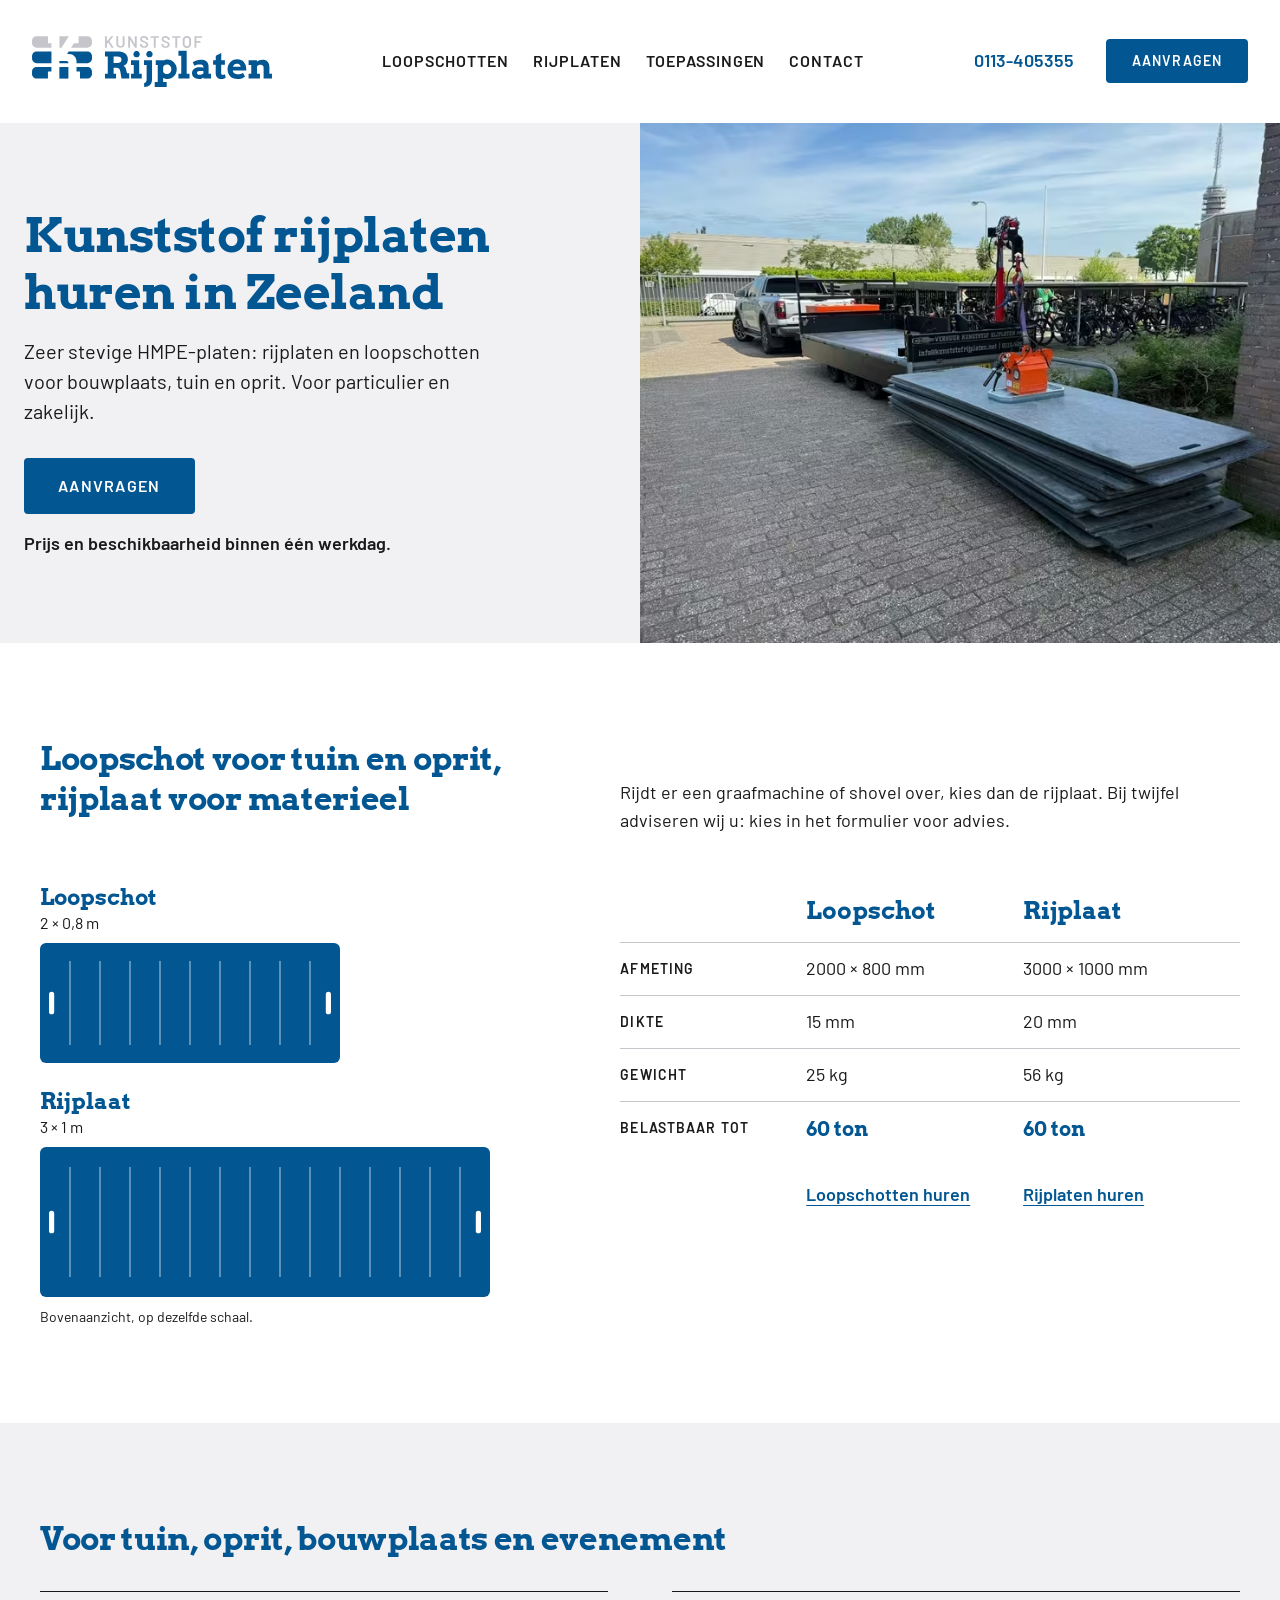
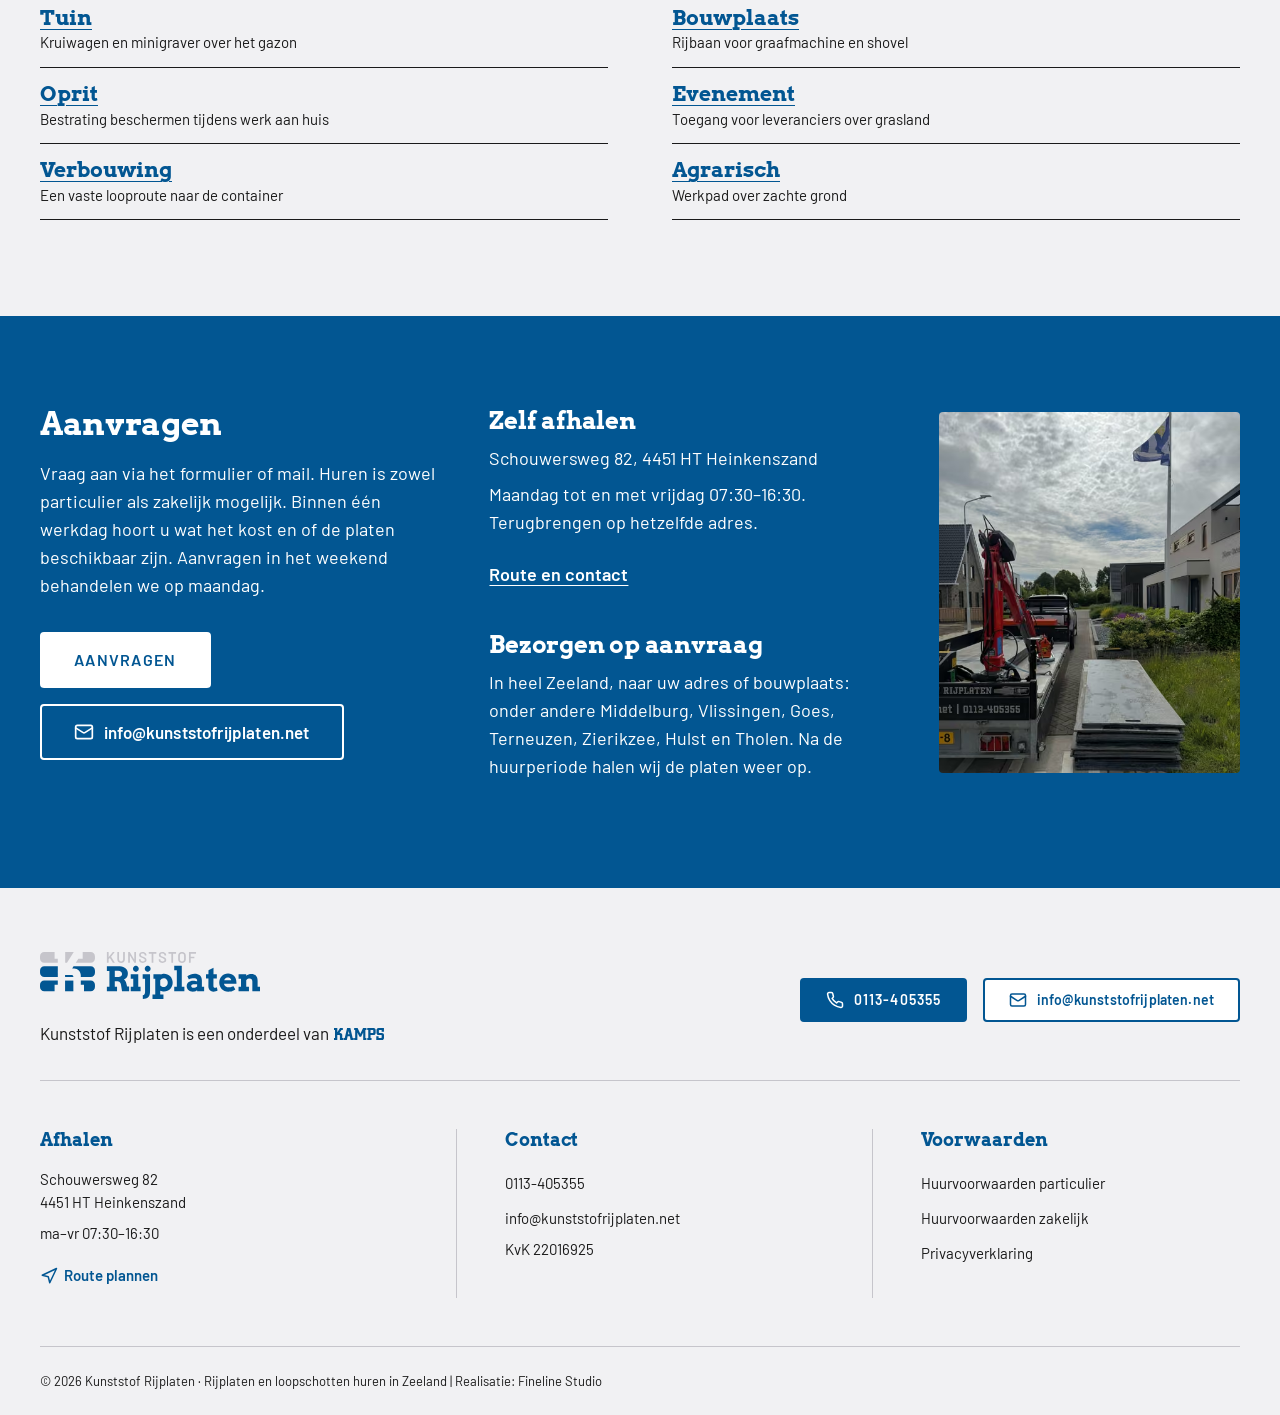
<file: index.html>
<!doctype html>
<html lang="nl">
<head>
<meta charset="utf-8">
<meta name="viewport" content="width=device-width, initial-scale=1">
<meta http-equiv="Content-Security-Policy" content="default-src 'self'; script-src 'self'; style-src 'self'; img-src 'self'; font-src 'self'; connect-src 'self' https://formspree.io; form-action https://formspree.io; base-uri 'self'; object-src 'none'; upgrade-insecure-requests">
<meta name="referrer" content="strict-origin-when-cross-origin">
<title>Kunststof rijplaten huren in Zeeland | Kunststof Rijplaten</title>
<meta name="description" content="Rijplaten en loopschotten huren in Zeeland, voor particulier en zakelijk. Bezorgen of afhalen in Heinkenszand. Prijs en beschikbaarheid binnen één werkdag.">
<link rel="canonical" href="https://www.kunststofrijplaten.net/">
<meta property="og:type" content="website">
<meta property="og:url" content="https://www.kunststofrijplaten.net/">
<meta property="og:title" content="Kunststof rijplaten huren in Zeeland | Kunststof Rijplaten">
<meta property="og:description" content="Rijplaten en loopschotten huren in Zeeland, voor particulier en zakelijk. Bezorgen of afhalen in Heinkenszand. Prijs en beschikbaarheid binnen één werkdag.">
<meta property="og:image" content="https://www.kunststofrijplaten.net/assets/foto/deel.jpg">
<meta property="og:image:width" content="1200">
<meta property="og:image:height" content="630">
<meta property="og:locale" content="nl_NL">
<link rel="icon" href="favicon.svg" type="image/svg+xml">
<link rel="apple-touch-icon" href="apple-touch-icon.png">
<link rel="preload" href="assets/fonts/Arvo-Bold.woff2" as="font" type="font/woff2" crossorigin>
<link rel="preload" href="assets/fonts/Barlow-Regular.woff2" as="font" type="font/woff2" crossorigin>
<script src="assets/js/menu.js" defer></script>
<link rel="stylesheet" href="assets/css/stijl.css">
<script type="application/ld+json">
{
  "@context": "https://schema.org",
  "@type": "LocalBusiness",
  "@id": "https://www.kunststofrijplaten.net/#bedrijf",
  "name": "Kunststof Rijplaten",
  "description": "Verhuur van kunststof rijplaten en loopschotten in Zeeland. Afhalen in Heinkenszand of bezorgen in heel Zeeland. Onderdeel van Kamps Straalbedrijf.",
  "url": "https://www.kunststofrijplaten.net/",
  "logo": "https://www.kunststofrijplaten.net/assets/logo/kunststof-rijplaten-logo-primair.svg",
  "image": "https://www.kunststofrijplaten.net/assets/foto/deel.jpg",
  "telephone": "+31113405355",
  "email": "info@kunststofrijplaten.net",
  "address": {
    "@type": "PostalAddress",
    "streetAddress": "Schouwersweg 82",
    "postalCode": "4451 HT",
    "addressLocality": "Heinkenszand",
    "addressCountry": "NL"
  },
  "geo": {
    "@type": "GeoCoordinates",
    "latitude": 51.4824,
    "longitude": 3.8165
  },
  "hasMap": "https://www.google.com/maps/search/?api=1&query=Kunststof%20Rijplaten%2C%20Schouwersweg%2082%2C%204451%20HT%20Heinkenszand",
  "sameAs": [
    "https://www.google.com/search?kgmid=/g/11zyfml3zk",
    "https://www.kampsstraalbedrijf.nl/"
  ],
  "knowsAbout": ["Kunststof rijplaten", "Loopschotten", "Grondplaten", "Rijbaanplaten", "Bodemplaten", "Loopplaten", "Grondbescherming", "HMPE"],
  "areaServed": {
    "@type": "AdministrativeArea",
    "name": "Zeeland"
  },
  "openingHoursSpecification": [
    {
      "@type": "OpeningHoursSpecification",
      "dayOfWeek": ["Monday", "Tuesday", "Wednesday", "Thursday", "Friday"],
      "opens": "07:30",
      "closes": "16:30"
    }
  ],
  "parentOrganization": {
    "@type": "Organization",
    "name": "Kamps Straalbedrijf",
    "url": "https://www.kampsstraalbedrijf.nl/"
  }
}
</script>
</head>
<body>
<a class="naar-inhoud" href="#inhoud">Naar de inhoud</a>
<header class="kop">
  <div class="binnen kop__binnen">
    <a href="index.html" class="logo">
      <img src="assets/logo/kunststof-rijplaten-logo-primair.svg" alt="Kunststof Rijplaten, naar de homepage" width="240" height="51">
    </a>
    <button class="menuknop" type="button" aria-expanded="false" aria-controls="hoofdmenu" hidden>
      <span class="menuknop__icoon" aria-hidden="true"><span></span><span></span><span></span></span>
      <span class="menuknop__tekst">Menu</span>
    </button>
    <nav class="hoofdmenu" id="hoofdmenu" aria-label="Hoofdmenu">
      <ul>
        <li><a href="loopschotten-huren.html">Loopschotten</a></li>
        <li><a href="rijplaten-huren.html">Rijplaten</a></li>
        <li><a href="toepassingen.html">Toepassingen</a></li>
        <li><a href="contact.html">Contact</a></li>
      </ul>
    </nav>
    <a class="kop__tel" href="tel:+31113405355"><span class="kop__nummer">0113-405355</span> <span class="kop__tijden">ma–vr 07:30–16:30</span></a>
    <a class="knop kop__knop" href="aanvragen.html">Aanvragen</a>
  </div>
</header>
<main id="inhoud">
<section class="held held--foto">
  <div class="binnen held__inhoud">
    <div class="held__tekst">
      <h1>Kunststof rijplaten huren in Zeeland</h1>
      <p class="inleiding">Zeer stevige HMPE-platen: rijplaten en loopschotten voor bouwplaats, tuin en oprit. Voor particulier en zakelijk.</p>
      <div class="held__actie">
        <a class="knop knop--groot" href="aanvragen.html">Aanvragen</a>
        <p>Prijs en beschikbaarheid binnen één werkdag.</p>
      </div>
    </div>
  </div>

  <picture class="held__foto"><source type="image/avif" srcset="assets/foto/aanhanger-800.avif 800w, assets/foto/aanhanger-1200.avif 1200w, assets/foto/aanhanger-1500.avif 1500w" sizes="(min-width: 960px) and (max-width: 1359px) 50vw, 100vw"><img src="assets/foto/aanhanger-1200.jpg" srcset="assets/foto/aanhanger-800.jpg 800w, assets/foto/aanhanger-1200.jpg 1200w, assets/foto/aanhanger-1500.jpg 1500w" sizes="(min-width: 960px) and (max-width: 1359px) 50vw, 100vw" width="1500" height="1125" alt="Aanhanger van Kunststof Rijplaten met laadkraan, naast een stapel kunststof rijplaten met een vacuümheffer erop." fetchpriority="high"></picture>
</section>

<section class="sectie">
  <div class="binnen">
    <div class="kopblok">
      <h2>Loopschot voor tuin en oprit, rijplaat voor materieel</h2>
      <p>Rijdt er een graafmachine of shovel over, kies dan de rijplaat. Bij twijfel adviseren wij u: kies in het formulier voor advies.</p>
    </div>

    <div class="vergelijk-raster">
      <figure class="schaaltekening">
        <svg class="tek" viewBox="0 0 452 416" role="img" aria-labelledby="schaal-tek">
          <title id="schaal-tek">Bovenaanzicht op dezelfde schaal: het loopschot van 2 bij 0,8 meter en de rijplaat van 3 bij 1 meter.</title>
          <text class="tekst-groot" x="0" y="22">Loopschot</text>
          <text class="maat-tekst" x="0" y="46">2 × 0,8 m</text>
          <rect class="plaat" x="0" y="60" width="300" height="120" rx="6"/>
          <path class="plaat-ribbel" d="M30 78v84M60 78v84M90 78v84M120 78v84M150 78v84M180 78v84M210 78v84M240 78v84M270 78v84"/>
          <rect class="handvat" x="9" y="108.8" width="5.2" height="22.5" rx="2.6"/><rect class="handvat" x="285.8" y="108.8" width="5.2" height="22.5" rx="2.6"/>
          <text class="tekst-groot" x="0" y="226">Rijplaat</text>
          <text class="maat-tekst" x="0" y="250">3 × 1 m</text>
          <rect class="plaat" x="0" y="264" width="450" height="150" rx="6"/>
          <path class="plaat-ribbel" d="M30 284v110M60 284v110M90 284v110M120 284v110M150 284v110M180 284v110M210 284v110M240 284v110M270 284v110M300 284v110M330 284v110M360 284v110M390 284v110M420 284v110"/>
          <rect class="handvat" x="9" y="327.8" width="5.2" height="22.5" rx="2.6"/><rect class="handvat" x="435.8" y="327.8" width="5.2" height="22.5" rx="2.6"/>
        </svg>
        <figcaption class="klein">Bovenaanzicht, op dezelfde schaal.</figcaption>
      </figure>
      <table class="vergelijk">
        <caption class="visueel-verborgen">Loopschot en rijplaat vergeleken</caption>
        <thead>
          <tr>
            <th scope="col"><span class="visueel-verborgen">Eigenschap</span></th>
            <th scope="col">Loopschot</th>
            <th scope="col">Rijplaat</th>
          </tr>
        </thead>
        <tbody>
          <tr><th scope="row">Afmeting</th><td>2000 × 800 mm</td><td>3000 × 1000 mm</td></tr>
          <tr><th scope="row">Dikte</th><td>15 mm</td><td>20 mm</td></tr>
          <tr><th scope="row">Gewicht</th><td>25 kg</td><td>56 kg</td></tr>
          <tr class="nadruk"><th scope="row">Belastbaar tot</th><td>60 ton</td><td>60 ton</td></tr>
        </tbody>
        <tfoot>
          <tr>
            <td></td>
            <td><a class="link-los" href="loopschotten-huren.html">Loopschotten huren</a></td>
            <td><a class="link-los" href="rijplaten-huren.html">Rijplaten huren</a></td>
          </tr>
        </tfoot>
      </table>
    </div>
  </div>
</section>

<section class="sectie sectie--grijs">
  <div class="binnen">
    <h2>Voor tuin, oprit, bouwplaats en evenement</h2>
    <div class="kolommen">
      <div>
        <ul class="linklijst">
          <li><a href="toepassingen.html#tuin">Tuin</a> <span>Kruiwagen en minigraver over het gazon</span></li>
          <li><a href="toepassingen.html#oprit">Oprit</a> <span>Bestrating beschermen tijdens werk aan huis</span></li>
          <li><a href="toepassingen.html#verbouwing">Verbouwing</a> <span>Een vaste looproute naar de container</span></li>
        </ul>
      </div>
      <div>
        <ul class="linklijst">
          <li><a href="toepassingen.html#bouw">Bouwplaats</a> <span>Rijbaan voor graafmachine en shovel</span></li>
          <li><a href="toepassingen.html#evenement">Evenement</a> <span>Toegang voor leveranciers over grasland</span></li>
          <li><a href="toepassingen.html#agrarisch">Agrarisch</a> <span>Werkpad over zachte grond</span></li>
        </ul>
      </div>
    </div>
  </div>
</section>

<section class="sectie blauw-vlak">
  <div class="binnen eind__raster">
    <div>
      <h2>Aanvragen</h2>
      <p>Vraag aan via het formulier of mail. Huren is zowel particulier als zakelijk mogelijk. Binnen één werkdag hoort u wat het kost en of de platen beschikbaar zijn. Aanvragen in het weekend behandelen we op maandag.</p>
      <div class="knoppen">
        <a class="knop knop--groot" href="aanvragen.html">Aanvragen</a>
        <a class="knop knop--groot knop--secundair knop--ico knop--geen-hoofdletters" href="mailto:info@kunststofrijplaten.net"><svg class="ico" viewBox="0 0 24 24" aria-hidden="true" focusable="false"><rect x="2" y="4" width="20" height="16" rx="2"/><path d="m22 7-8.97 5.7a1.94 1.94 0 0 1-2.06 0L2 7"/></svg>info@kunststofrijplaten.net</a>
      </div>
    </div>
    <div class="eind__levering">
      <h2>Zelf afhalen</h2>
      <address>Schouwersweg 82, 4451 HT Heinkenszand</address>
      <p>Maandag tot en met vrijdag 07:30–16:30. Terugbrengen op hetzelfde adres.</p>
      <a class="link-los" href="contact.html#afhalen">Route en contact</a>
      <h2>Bezorgen op aanvraag</h2>
      <p>In heel Zeeland, naar uw adres of bouwplaats: onder andere Middelburg, Vlissingen, Goes, Terneuzen, Zierikzee, Hulst en Tholen. Na de huurperiode halen wij de platen weer op.</p>
    </div>
    <figure class="eind__foto">
      <picture class="foto"><source type="image/avif" srcset="assets/foto/bezorging-480.avif 480w, assets/foto/bezorging-800.avif 800w, assets/foto/bezorging-1200.avif 1200w" sizes="(min-width: 900px) 360px, 100vw"><img src="assets/foto/bezorging-480.jpg" srcset="assets/foto/bezorging-480.jpg 480w, assets/foto/bezorging-800.jpg 800w, assets/foto/bezorging-1200.jpg 1200w" sizes="(min-width: 900px) 360px, 100vw" width="1200" height="1440" alt="Stapel rijplaten naast de oprit van een nieuwbouwwoning, met de aanhanger en een Zeeuwse vlag." loading="lazy" decoding="async"></picture>
    </figure>
  </div>
</section>
</main>
<footer class="voet">
  <div class="binnen">
    <div class="voet__top">
      <div class="voet__merk">
        <a href="index.html" class="voet__logo">
          <img src="assets/logo/kunststof-rijplaten-logo-primair.svg" alt="Kunststof Rijplaten, naar de homepage" width="200" height="42" loading="lazy">
        </a>
        <p class="voet__kamps">Kunststof Rijplaten is een onderdeel <span class="geen-afbreking">van <a href="https://www.kampsstraalbedrijf.nl/"><img src="assets/logo/kamps-logo-blauw.svg" alt="Kamps" width="64" height="16" loading="lazy"></a></span></p>
      </div>
      <div class="voet__acties">
        <a class="knop knop--ico" href="tel:+31113405355"><svg class="ico" viewBox="0 0 24 24" aria-hidden="true" focusable="false"><path d="M22 16.92v3a2 2 0 0 1-2.18 2 19.79 19.79 0 0 1-8.63-3.07 19.5 19.5 0 0 1-6-6 19.79 19.79 0 0 1-3.07-8.67A2 2 0 0 1 4.11 2h3a2 2 0 0 1 2 1.72c.13.96.36 1.9.7 2.81a2 2 0 0 1-.45 2.11L8.09 9.91a16 16 0 0 0 6 6l1.27-1.27a2 2 0 0 1 2.11-.45c.91.34 1.85.57 2.81.7A2 2 0 0 1 22 16.92Z"/></svg>0113-405355</a>
        <a class="knop knop--secundair knop--ico knop--geen-hoofdletters" href="mailto:info@kunststofrijplaten.net"><svg class="ico" viewBox="0 0 24 24" aria-hidden="true" focusable="false"><rect x="2" y="4" width="20" height="16" rx="2"/><path d="m22 7-8.97 5.7a1.94 1.94 0 0 1-2.06 0L2 7"/></svg>info@kunststofrijplaten.net</a>
      </div>
    </div>
    <div class="voet__raster">
      <div>
        <h2>Afhalen</h2>
        <address>Schouwersweg 82<br>4451 HT Heinkenszand</address>
        <p>ma–vr 07:30–16:30</p>
        <a class="voet__route" href="https://www.google.com/maps/dir/?api=1&amp;destination=Schouwersweg%2082%2C%204451%20HT%20Heinkenszand"><svg class="ico" viewBox="0 0 24 24" aria-hidden="true" focusable="false"><path d="M3 11 22 2l-9 19-2-8-8-2Z"/></svg>Route plannen</a>
      </div>
      <div>
        <h2>Contact</h2>
        <ul>
          <li><a href="tel:+31113405355">0113-405355</a></li>
          <li><a href="mailto:info@kunststofrijplaten.net">info@kunststofrijplaten.net</a></li>
          <li>KvK 22016925</li>
        </ul>
      </div>
      <div>
        <h2>Voorwaarden</h2>
        <ul>
          <li><a href="voorwaarden-particulier.html">Huurvoorwaarden particulier</a></li>
          <li><a href="voorwaarden-zakelijk.html">Huurvoorwaarden zakelijk</a></li>
          <li><a href="privacy.html">Privacyverklaring</a></li>
        </ul>
      </div>
    </div>
    <p class="voet__onder">© 2026 Kunststof Rijplaten · Rijplaten en loopschotten huren in Zeeland | Realisatie: <a class="voet__maker" href="https://www.finelinestudio.nl">Fineline Studio</a></p>
  </div>
</footer>
</body>
</html>
</file>
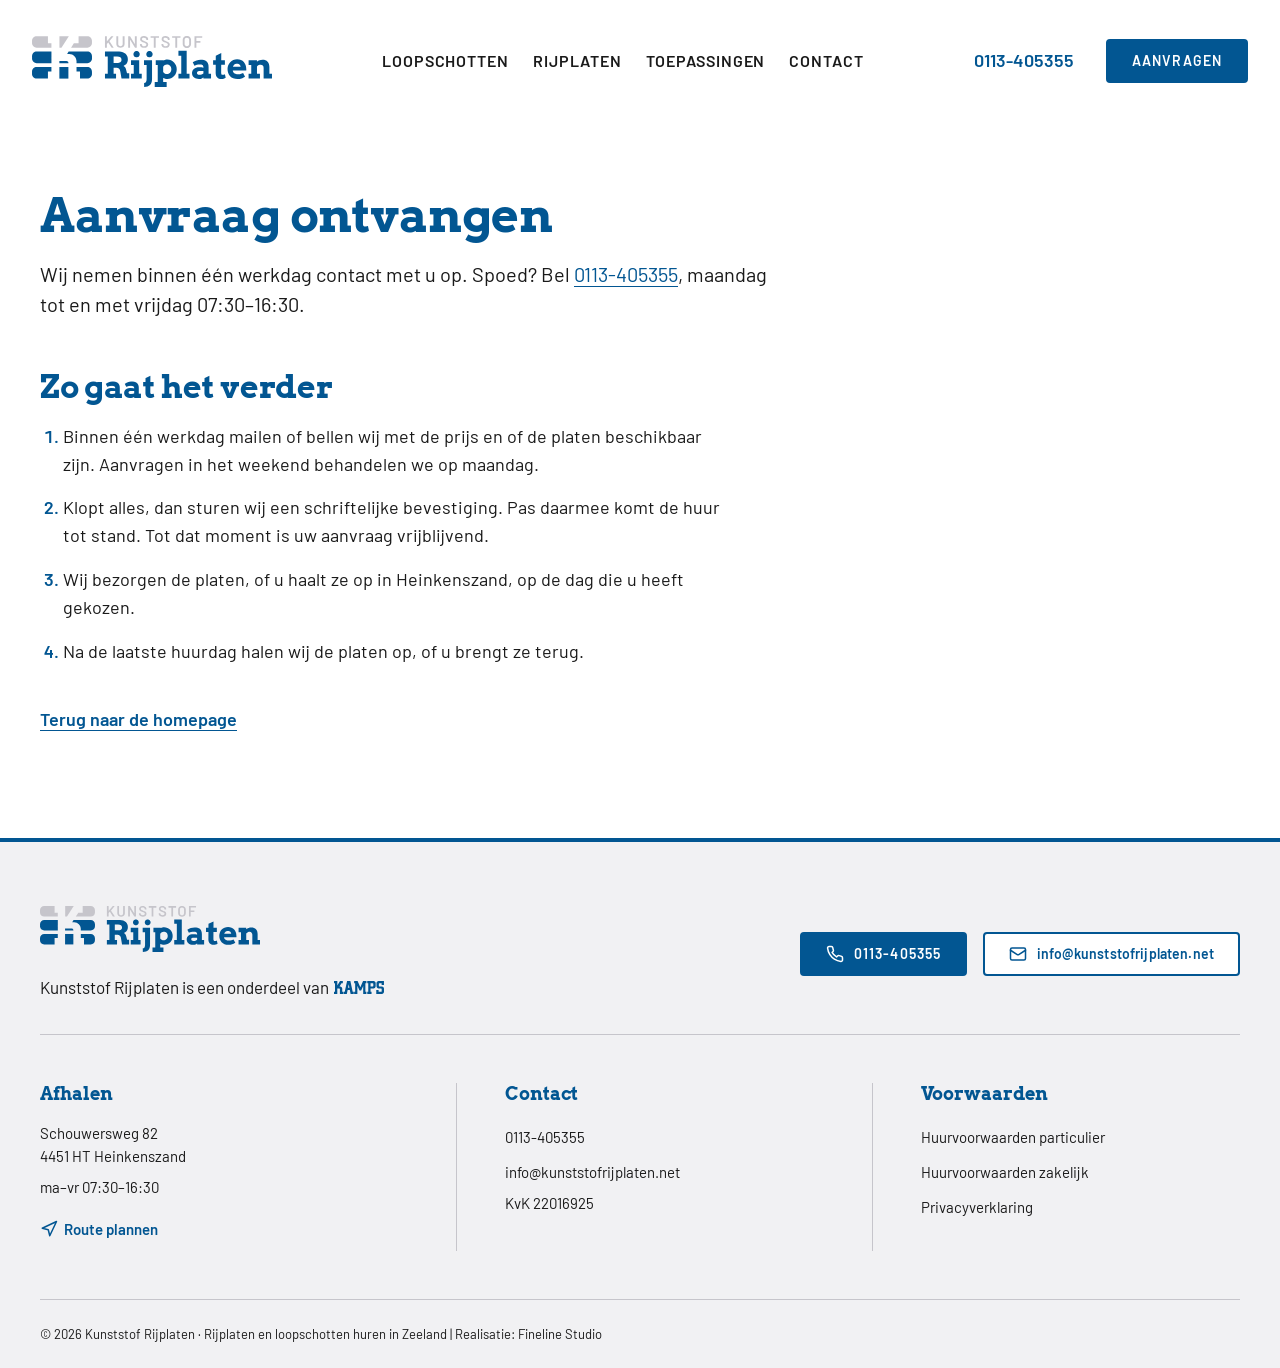
<file: aanvraag-ontvangen.html>
<!doctype html>
<html lang="nl">
<head>
<meta charset="utf-8">
<meta name="viewport" content="width=device-width, initial-scale=1">
<meta http-equiv="Content-Security-Policy" content="default-src 'self'; script-src 'self'; style-src 'self'; img-src 'self'; font-src 'self'; connect-src 'self' https://formspree.io; form-action https://formspree.io; base-uri 'self'; object-src 'none'; upgrade-insecure-requests">
<meta name="referrer" content="strict-origin-when-cross-origin">
<title>Aanvraag ontvangen | Kunststof Rijplaten</title>
<meta name="robots" content="noindex">
<meta name="description" content="Uw aanvraag is ontvangen.">
<meta property="og:type" content="website">
<meta property="og:title" content="Aanvraag ontvangen | Kunststof Rijplaten">
<meta property="og:description" content="Uw aanvraag is ontvangen.">
<meta property="og:image" content="https://www.kunststofrijplaten.net/assets/foto/deel.jpg">
<meta property="og:image:width" content="1200">
<meta property="og:image:height" content="630">
<meta property="og:locale" content="nl_NL">
<link rel="icon" href="favicon.svg" type="image/svg+xml">
<link rel="apple-touch-icon" href="apple-touch-icon.png">
<link rel="preload" href="assets/fonts/Arvo-Bold.woff2" as="font" type="font/woff2" crossorigin>
<link rel="preload" href="assets/fonts/Barlow-Regular.woff2" as="font" type="font/woff2" crossorigin>
<script src="assets/js/menu.js" defer></script>
<link rel="stylesheet" href="assets/css/stijl.css">
</head>
<body>
<a class="naar-inhoud" href="#inhoud">Naar de inhoud</a>
<header class="kop">
  <div class="binnen kop__binnen">
    <a href="index.html" class="logo">
      <img src="assets/logo/kunststof-rijplaten-logo-primair.svg" alt="Kunststof Rijplaten, naar de homepage" width="240" height="51">
    </a>
    <button class="menuknop" type="button" aria-expanded="false" aria-controls="hoofdmenu" hidden>
      <span class="menuknop__icoon" aria-hidden="true"><span></span><span></span><span></span></span>
      <span class="menuknop__tekst">Menu</span>
    </button>
    <nav class="hoofdmenu" id="hoofdmenu" aria-label="Hoofdmenu">
      <ul>
        <li><a href="loopschotten-huren.html">Loopschotten</a></li>
        <li><a href="rijplaten-huren.html">Rijplaten</a></li>
        <li><a href="toepassingen.html">Toepassingen</a></li>
        <li><a href="contact.html">Contact</a></li>
      </ul>
    </nav>
    <a class="kop__tel" href="tel:+31113405355"><span class="kop__nummer">0113-405355</span> <span class="kop__tijden">ma–vr 07:30–16:30</span></a>
    <a class="knop kop__knop" href="aanvragen.html">Aanvragen</a>
  </div>
</header>
<main id="inhoud">
<section class="binnen statuspagina">
  <h1>Aanvraag ontvangen</h1>
  <p class="inleiding">Wij nemen binnen één werkdag contact met u op. Spoed? Bel <a href="tel:+31113405355">0113-405355</a>, maandag tot en met vrijdag 07:30–16:30.</p>

  <h2>Zo gaat het verder</h2>
  <ol class="opsomming opsomming--stappen">
    <li>Binnen één werkdag mailen of bellen wij met de prijs en of de platen beschikbaar zijn. Aanvragen in het weekend behandelen we op maandag.</li>
    <li>Klopt alles, dan sturen wij een schriftelijke bevestiging. Pas daarmee komt de huur tot stand. Tot dat moment is uw aanvraag vrijblijvend.</li>
    <li>Wij bezorgen de platen, of u haalt ze op in Heinkenszand, op de dag die u heeft gekozen.</li>
    <li>Na de laatste huurdag halen wij de platen op, of u brengt ze terug.</li>
  </ol>
  <p><a class="link-los" href="index.html">Terug naar de homepage</a></p>
</section>
</main>
<footer class="voet">
  <div class="binnen">
    <div class="voet__top">
      <div class="voet__merk">
        <a href="index.html" class="voet__logo">
          <img src="assets/logo/kunststof-rijplaten-logo-primair.svg" alt="Kunststof Rijplaten, naar de homepage" width="200" height="42" loading="lazy">
        </a>
        <p class="voet__kamps">Kunststof Rijplaten is een onderdeel <span class="geen-afbreking">van <a href="https://www.kampsstraalbedrijf.nl/"><img src="assets/logo/kamps-logo-blauw.svg" alt="Kamps" width="64" height="16" loading="lazy"></a></span></p>
      </div>
      <div class="voet__acties">
        <a class="knop knop--ico" href="tel:+31113405355"><svg class="ico" viewBox="0 0 24 24" aria-hidden="true" focusable="false"><path d="M22 16.92v3a2 2 0 0 1-2.18 2 19.79 19.79 0 0 1-8.63-3.07 19.5 19.5 0 0 1-6-6 19.79 19.79 0 0 1-3.07-8.67A2 2 0 0 1 4.11 2h3a2 2 0 0 1 2 1.72c.13.96.36 1.9.7 2.81a2 2 0 0 1-.45 2.11L8.09 9.91a16 16 0 0 0 6 6l1.27-1.27a2 2 0 0 1 2.11-.45c.91.34 1.85.57 2.81.7A2 2 0 0 1 22 16.92Z"/></svg>0113-405355</a>
        <a class="knop knop--secundair knop--ico knop--geen-hoofdletters" href="mailto:info@kunststofrijplaten.net"><svg class="ico" viewBox="0 0 24 24" aria-hidden="true" focusable="false"><rect x="2" y="4" width="20" height="16" rx="2"/><path d="m22 7-8.97 5.7a1.94 1.94 0 0 1-2.06 0L2 7"/></svg>info@kunststofrijplaten.net</a>
      </div>
    </div>
    <div class="voet__raster">
      <div>
        <h2>Afhalen</h2>
        <address>Schouwersweg 82<br>4451 HT Heinkenszand</address>
        <p>ma–vr 07:30–16:30</p>
        <a class="voet__route" href="https://www.google.com/maps/dir/?api=1&amp;destination=Schouwersweg%2082%2C%204451%20HT%20Heinkenszand"><svg class="ico" viewBox="0 0 24 24" aria-hidden="true" focusable="false"><path d="M3 11 22 2l-9 19-2-8-8-2Z"/></svg>Route plannen</a>
      </div>
      <div>
        <h2>Contact</h2>
        <ul>
          <li><a href="tel:+31113405355">0113-405355</a></li>
          <li><a href="mailto:info@kunststofrijplaten.net">info@kunststofrijplaten.net</a></li>
          <li>KvK 22016925</li>
        </ul>
      </div>
      <div>
        <h2>Voorwaarden</h2>
        <ul>
          <li><a href="voorwaarden-particulier.html">Huurvoorwaarden particulier</a></li>
          <li><a href="voorwaarden-zakelijk.html">Huurvoorwaarden zakelijk</a></li>
          <li><a href="privacy.html">Privacyverklaring</a></li>
        </ul>
      </div>
    </div>
    <p class="voet__onder">© 2026 Kunststof Rijplaten · Rijplaten en loopschotten huren in Zeeland | Realisatie: <a class="voet__maker" href="https://www.finelinestudio.nl">Fineline Studio</a></p>
  </div>
</footer>
</body>
</html>
</file>
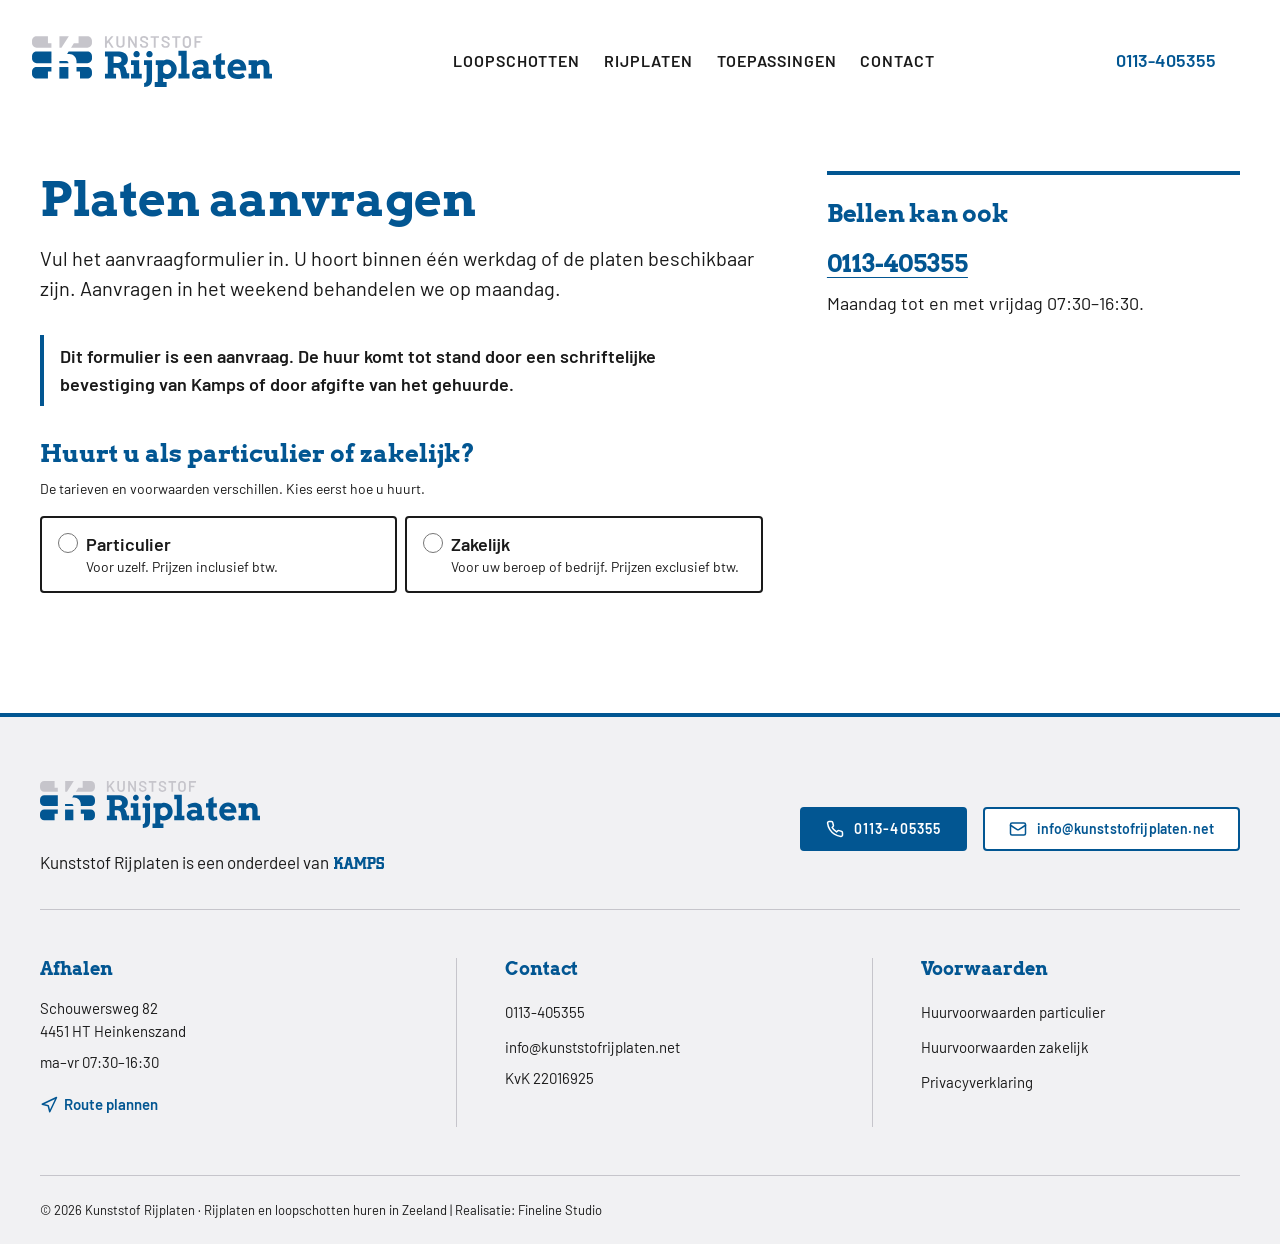
<file: aanvragen.html>
<!doctype html>
<html lang="nl">
<head>
<meta charset="utf-8">
<meta name="viewport" content="width=device-width, initial-scale=1">
<meta http-equiv="Content-Security-Policy" content="default-src 'self'; script-src 'self'; style-src 'self'; img-src 'self'; font-src 'self'; connect-src 'self' https://formspree.io; form-action https://formspree.io; base-uri 'self'; object-src 'none'; upgrade-insecure-requests">
<meta name="referrer" content="strict-origin-when-cross-origin">
<title>Rijplaten of loopschotten aanvragen | Kunststof Rijplaten</title>
<meta name="description" content="Vraag rijplaten of loopschotten aan. U hoort binnen één werkdag of de platen beschikbaar zijn en wat het kost.">
<link rel="canonical" href="https://www.kunststofrijplaten.net/aanvragen.html">
<meta property="og:type" content="website">
<meta property="og:url" content="https://www.kunststofrijplaten.net/aanvragen.html">
<meta property="og:title" content="Rijplaten of loopschotten aanvragen | Kunststof Rijplaten">
<meta property="og:description" content="Vraag rijplaten of loopschotten aan. U hoort binnen één werkdag of de platen beschikbaar zijn en wat het kost.">
<meta property="og:image" content="https://www.kunststofrijplaten.net/assets/foto/deel.jpg">
<meta property="og:image:width" content="1200">
<meta property="og:image:height" content="630">
<meta property="og:locale" content="nl_NL">
<link rel="icon" href="favicon.svg" type="image/svg+xml">
<link rel="apple-touch-icon" href="apple-touch-icon.png">
<link rel="preload" href="assets/fonts/Arvo-Bold.woff2" as="font" type="font/woff2" crossorigin>
<link rel="preload" href="assets/fonts/Barlow-Regular.woff2" as="font" type="font/woff2" crossorigin>
<script src="assets/js/menu.js" defer></script>
<link rel="stylesheet" href="assets/css/stijl.css">
<script type="application/ld+json">
{
  "@context": "https://schema.org",
  "@graph": [
    {
      "@type": "BreadcrumbList",
      "itemListElement": [
        {
          "@type": "ListItem",
          "position": 1,
          "name": "Home",
          "item": "https://www.kunststofrijplaten.net/"
        },
        {
          "@type": "ListItem",
          "position": 2,
          "name": "Aanvragen",
          "item": "https://www.kunststofrijplaten.net/aanvragen.html"
        }
      ]
    }
  ]
}
</script>
</head>
<body>
<a class="naar-inhoud" href="#inhoud">Naar de inhoud</a>
<header class="kop">
  <div class="binnen kop__binnen">
    <a href="index.html" class="logo">
      <img src="assets/logo/kunststof-rijplaten-logo-primair.svg" alt="Kunststof Rijplaten, naar de homepage" width="240" height="51">
    </a>
    <button class="menuknop" type="button" aria-expanded="false" aria-controls="hoofdmenu" hidden>
      <span class="menuknop__icoon" aria-hidden="true"><span></span><span></span><span></span></span>
      <span class="menuknop__tekst">Menu</span>
    </button>
    <nav class="hoofdmenu" id="hoofdmenu" aria-label="Hoofdmenu">
      <ul>
        <li><a href="loopschotten-huren.html">Loopschotten</a></li>
        <li><a href="rijplaten-huren.html">Rijplaten</a></li>
        <li><a href="toepassingen.html">Toepassingen</a></li>
        <li><a href="contact.html">Contact</a></li>
      </ul>
    </nav>
    <a class="kop__tel" href="tel:+31113405355"><span class="kop__nummer">0113-405355</span> <span class="kop__tijden">ma–vr 07:30–16:30</span></a>
  </div>
</header>
<main id="inhoud">
<div class="binnen aanvraag">
  <div>
    <h1>Platen aanvragen</h1>
    <p class="inleiding">Vul het aanvraagformulier in. U hoort binnen één werkdag of de platen beschikbaar zijn. Aanvragen in het weekend behandelen we op maandag.</p>
    <p class="melding">Dit formulier is een aanvraag. De huur komt tot stand door een schriftelijke bevestiging van Kamps of door afgifte van het gehuurde.</p>

    <fieldset class="huurtype">
      <legend>Huurt u als particulier of zakelijk?</legend>
      <p class="veld__hint">De tarieven en voorwaarden verschillen. Kies eerst hoe u huurt.</p>
      <div class="keuzes keuzes--2">
        <label class="keuze"><input type="radio" id="type-particulier" name="huurtype" value="particulier"><span><span class="keuze__titel">Particulier</span><span class="keuze__toelichting">Voor uzelf. Prijzen inclusief btw.</span></span></label>
        <label class="keuze"><input type="radio" id="type-zakelijk" name="huurtype" value="zakelijk"><span><span class="keuze__titel">Zakelijk</span><span class="keuze__toelichting">Voor uw beroep of bedrijf. Prijzen exclusief btw.</span></span></label>
      </div>
    </fieldset>

    <!-- Particulier -->
    <form class="formulier aanvraag-formulier" id="form-particulier" action="https://formspree.io/f/xyklzkol" method="post" aria-labelledby="titel-particulier">
      <input type="hidden" name="_subject" value="Aanvraag particulier via kunststofrijplaten.net">
      <input type="hidden" name="huurtype" value="particulier">
      <h2 class="formulier__titel" id="titel-particulier">Aanvraagformulier particulier</h2>

      <fieldset>
        <legend>1. Uw gegevens</legend>
        <div class="veld">
          <label for="p-naam">Naam</label>
          <input type="text" id="p-naam" name="naam" autocomplete="name" required maxlength="100">
          <p class="fout" id="p-naam-fout">Vul uw naam in.</p>
        </div>
        <div class="velden-rij">
          <div class="veld">
            <label for="p-telefoon">Telefoon</label>
            <input type="tel" id="p-telefoon" name="telefoon" autocomplete="tel" required minlength="10" maxlength="20" pattern="\+?[0-9][0-9 \-\(\)]{7,18}">
            <p class="fout" id="p-telefoon-fout">Vul een telefoonnummer in, bijvoorbeeld 06 12 34 56 78.</p>
          </div>
          <div class="veld">
            <label for="p-email">E-mail</label>
            <input type="email" id="p-email" name="email" autocomplete="email" required maxlength="254">
            <p class="fout" id="p-email-fout">Vul een e-mailadres in, bijvoorbeeld naam@voorbeeld.nl.</p>
          </div>
        </div>
        <div class="veld">
          <label for="p-adres">Adres <span class="veld__optioneel">(straat en huisnummer)</span></label>
          <input type="text" id="p-adres" name="adres" autocomplete="street-address" required maxlength="150">
          <p class="fout" id="p-adres-fout">Vul uw straat en huisnummer in.</p>
        </div>
        <div class="velden-rij">
          <div class="veld">
            <label for="p-postcode">Postcode</label>
            <input type="text" id="p-postcode" name="postcode" autocomplete="postal-code" required pattern="[0-9]{4}\s?[A-Za-z]{2}" maxlength="7">
            <p class="fout" id="p-postcode-fout">Vul een postcode in, bijvoorbeeld 4451 HT.</p>
          </div>
          <div class="veld">
            <label for="p-plaats">Plaats</label>
            <input type="text" id="p-plaats" name="plaats" autocomplete="address-level2" required maxlength="100">
            <p class="fout" id="p-plaats-fout">Vul uw woonplaats in.</p>
          </div>
        </div>
      </fieldset>

      <fieldset>
        <legend>2. Uw huur</legend>
        <p class="veld__hint">Vul in hoeveel platen u nodig heeft. Weet u het niet precies? Vraag dan om advies.</p>
        <div class="aantallen">
          <div class="veld veld--smal">
            <label for="p-aantal-rijplaat">Aantal rijplaten <span class="veld__optioneel">3000 × 1000 × 20 mm</span></label>
            <input type="number" id="p-aantal-rijplaat" name="aantal_rijplaten" min="0" max="500" inputmode="numeric" data-fout="p-aantal-fout">
          </div>
          <div class="veld veld--smal">
            <label for="p-aantal-loopschot">Aantal loopschotten <span class="veld__optioneel">2000 × 800 × 15 mm</span></label>
            <input type="number" id="p-aantal-loopschot" name="aantal_loopschotten" min="0" max="500" inputmode="numeric">
          </div>
        </div>
        <p class="fout" id="p-aantal-fout">Vul bij rijplaten of loopschotten een aantal in (maximaal 500), of vraag om advies.</p>
        <label class="vinkje vinkje--los"><input type="checkbox" id="p-advies" name="advies" value="ja"><span>Ik wil advies over het type en het aantal platen.</span></label>
        <div class="velden-rij">
          <div class="veld">
            <label for="p-van">Ingangsdatum</label>
            <input type="date" id="p-van" name="ingangsdatum" required>
            <span class="veld__hint">Afhalen of levering</span>
            <p class="fout" id="p-van-fout">Kies de ingangsdatum.</p>
          </div>
          <div class="veld">
            <label for="p-tot">Verwachte einddatum <span class="veld__optioneel">(optioneel)</span></label>
            <input type="date" id="p-tot" name="verwachte_einddatum">
            <span class="veld__hint">Minimaal 1 werkweek: vijf werkdagen</span>
            <p class="fout" id="p-tot-fout">U huurt minimaal vijf werkdagen. Kies een latere einddatum.</p>
          </div>
        </div>
        <div class="keuzes keuzes--2">
          <label class="keuze"><input type="radio" id="p-afhalen" name="levering" value="afhalen" required data-fout="p-levering-fout"><span><span class="keuze__titel">Afhalen in Heinkenszand</span><span class="keuze__toelichting">Schouwersweg 82, ma–vr 07:30–16:30</span></span></label>
          <label class="keuze"><input type="radio" id="p-levering" name="levering" value="levering op locatie" class="kies-levering"><span><span class="keuze__titel">Levering op locatie</span><span class="keuze__toelichting">Binnen Zeeland, transport op aanvraag</span></span></label>
        </div>
        <p class="fout" id="p-levering-fout">Kies afhalen of levering.</p>
        <div class="alleen-bij blok-locatie">
          <div class="velden-rij">
            <div class="veld">
              <label for="p-locatie">Adres van de locatie</label>
              <input type="text" id="p-locatie" name="locatie_adres" required maxlength="150">
              <p class="fout" id="p-locatie-fout">Vul het adres van de locatie in.</p>
            </div>
            <div class="veld">
              <label for="p-locatie-plaats">Plaats</label>
              <input type="text" id="p-locatie-plaats" name="locatie_plaats" required maxlength="100">
              <p class="fout" id="p-locatie-plaats-fout">Vul de plaats van de locatie in.</p>
            </div>
          </div>
          <p class="veld__hint">Wij leveren binnen de provincie Zeeland. De locatie moet bereikbaar zijn voor een auto met aanhanger. De precieze plek stemmen wij met u af bij de bevestiging.</p>
        </div>
        <div class="veld">
          <label for="p-opmerking">Opmerkingen <span class="veld__optioneel">(optioneel)</span></label>
          <textarea id="p-opmerking" name="opmerkingen" rows="4" maxlength="2000" aria-describedby="p-opmerking-hint"></textarea>
          <span class="veld__hint" id="p-opmerking-hint">Bijvoorbeeld welke machine u gebruikt of waar de platen moeten liggen.</span>
        </div>
      </fieldset>

      <fieldset>
        <legend>3. Tarieven</legend>
        <table class="tarieven">
          <thead><tr><th scope="col">Omschrijving</th><th scope="col">Prijs incl. btw</th></tr></thead>
          <tbody>
            <tr><td>Huur per plaat per werkdag – rijplaat of loopschot</td><td>€ 4,84</td></tr>
            <tr><td>Laden en lossen in Heinkenszand</td><td>inbegrepen</td></tr>
            <tr><td>Transport naar en van de locatie</td><td>op aanvraag</td></tr>
            <tr><td>Reinigingskosten per plaat, als deze niet schoon retour komt</td><td>€ 7,26</td></tr>
            <tr><td>Beschadiging, verlies of diefstal, per plaat</td><td>€ 193,60</td></tr>
            <tr><td>Borg per huur, verrekend met de factuur</td><td>€ 75,00</td></tr>
          </tbody>
        </table>
        <p class="klein">Alle prijzen zijn inclusief 21% btw. Minimale huurperiode: 1 werkweek (maandag tot en met vrijdag). Betalen binnen 14 dagen na factuurdatum.</p>
      </fieldset>

      <fieldset>
        <legend>4. Akkoord</legend>
        <label class="vinkje"><input type="checkbox" id="p-akkoord" name="akkoord_voorwaarden" value="ja" required data-fout="p-akkoord-fout"><span>Ik ga akkoord met de <a href="voorwaarden-particulier.html">algemene verhuurvoorwaarden voor particulieren</a> van Kunststof Rijplaten.</span></label>
        <p class="fout" id="p-akkoord-fout">Ga akkoord met de verhuurvoorwaarden om uw aanvraag te versturen.</p>
        <details class="uitklap">
          <summary>Huurvoorwaarden in het kort</summary>
          <div class="uitklap__inhoud">
            <h3>Huren en bevestigen</h3>
            <ul class="opsomming">
              <li>Een aanvraag is vrijblijvend; een offerte of prijsopgave is twee weken geldig.</li>
              <li>De huur komt tot stand door ondertekening van het verhuurdocument of door afgifte van het gehuurde. Bij huur via de website, e-mail of telefoon door een schriftelijke bevestiging van Kamps.</li>
            </ul>
            <h3>Herroepingsrecht</h3>
            <ul class="opsomming">
              <li>Bij huur op afstand (website, e-mail, telefoon) kan de huurder binnen 14 dagen kosteloos herroepen, per e-mail.</li>
              <li>Start de huur op verzoek binnen die 14 dagen, dan betaalt de huurder naar verhouding.</li>
              <li>Bij ondertekening aan de balie in Heinkenszand geldt geen herroepingsrecht.</li>
            </ul>
            <h3>Huurperiode</h3>
            <ul class="opsomming">
              <li>Minimaal één werkweek van vijf werkdagen.</li>
              <li>De huur loopt vanaf de afgesproken datum, ook als het gehuurde niet wordt afgehaald.</li>
              <li>Verlengen meldt de huurder uiterlijk 1 werkdag vóór het einde van de huurperiode.</li>
            </ul>
            <h3>Prijs en betaling</h3>
            <ul class="opsomming">
              <li>Alle prijzen zijn inclusief btw.</li>
              <li>All-in huurprijs, inclusief laden en lossen in Heinkenszand. Transport en uitleggen op aanvraag.</li>
              <li>Betalen binnen 14 dagen na factuurdatum.</li>
              <li>Borg € 75,00 per huur, verrekend met de factuur; een restant volgt binnen 14 dagen na retour.</li>
              <li>Bij te late betaling volgt eerst een kosteloze aanmaning met 14 dagen betaaltermijn. Daarna gelden de wettelijke rente en incassokosten.</li>
            </ul>
            <h3>Afhalen en levering</h3>
            <ul class="opsomming">
              <li>Afhalen op werkdagen binnen werktijden (07:30–16:30 uur), Schouwersweg 82, Heinkenszand.</li>
              <li>Kamps laadt en lost in Heinkenszand; de huurder zorgt voor een geschikt voertuig en ladingzekering.</li>
              <li>Levering binnen Zeeland: de huurder wijst de locatie aan de balie aan op een kaart. De locatie is bereikbaar voor een auto met aanhanger.</li>
              <li>Tenzij anders afgesproken worden de platen op een stapel direct naast de auto afgeleverd.</li>
              <li>Controleer het gehuurde bij afgifte en meld gebreken of afwijkende aantallen direct.</li>
            </ul>
            <h3>Gebruik</h3>
            <ul class="opsomming">
              <li>Alleen op een vlakke ondergrond en niet overbelasten.</li>
              <li>Niet zagen, boren, vastschroeven of op een andere manier blijvend beschadigen.</li>
              <li>Alleen op de opgegeven locatie binnen Zeeland; niet onderverhuren.</li>
              <li>Eventueel benodigde vergunningen voor het gebruik of plaatsen van de platen zijn de verantwoordelijkheid van de huurder.</li>
              <li>De huurder neemt maatregelen tegen diefstal, ook buiten werktijden.</li>
            </ul>
            <h3>Retour</h3>
            <ul class="opsomming">
              <li>Het einde van de huur ten minste 2 werkdagen vooraf melden.</li>
              <li>Schoon terugbrengen; anders reinigingskosten van € 7,26 per stuk.</li>
              <li>Bij ophalen door Kamps liggen de platen, tenzij anders afgesproken, op een stapel klaar op de locatie van aflevering.</li>
              <li>Een medewerker van Kamps stelt bij inlevering of ophalen het aantal en de staat vast.</li>
            </ul>
            <h3>Schade en verlies</h3>
            <ul class="opsomming">
              <li>Van afgifte tot en met retour ligt het risico bij de huurder.</li>
              <li>Schade, diefstal of vermissing binnen 24 uur melden bij Kunststof Rijplaten.</li>
              <li>Bij schade, verlies, diefstal of vermissing: € 193,60 per stuk. Normale slijtage valt hier niet onder.</li>
              <li>Verzekeren is een eigen keuze van de huurder.</li>
            </ul>
            <h3>Aansprakelijkheid Kamps</h3>
            <ul class="opsomming">
              <li>Niet aansprakelijk voor rijsporen, schade aan straatwerk of andere schade bij laden, lossen en leveren, behalve bij opzet of grove schuld.</li>
            </ul>
            <h3>Overig</h3>
            <ul class="opsomming">
              <li>E-mail geldt als schriftelijk. Nederlands recht is van toepassing.</li>
              <li>Geschillen worden voorgelegd aan de wettelijk bevoegde rechter.</li>
            </ul>
            <p class="klein"><a href="assets/pdf/Huurvoorwaarden-kort-particulier-Kunststof-Rijplaten.pdf">Download de voorwaarden in het kort (pdf)</a></p>
          </div>
        </details>
        <div class="herroeping" id="p-blok-herroeping">
          <label class="vinkje"><input type="checkbox" id="p-herroeping" name="start_binnen_herroepingstermijn" value="ja" data-fout="p-herroeping-fout"><span>Ik vraag uitdrukkelijk dat de huur binnen de herroepingstermijn van 14 dagen ingaat. Herroep ik daarna, dan betaal ik de huur naar verhouding.</span></label>
          <p class="fout" id="p-herroeping-fout">Uw huur begint binnen 14 dagen. Vink dit aan, of kies een latere ingangsdatum.</p>
          <p class="veld__hint" id="p-herroeping-hint">Bij huur via de website mag u de huur binnen 14 dagen kosteloos herroepen (artikel 4). Begint de huur binnen die 14 dagen, dan moet u daar uitdrukkelijk om vragen.</p>
        </div>
      </fieldset>

      <div class="hp" aria-hidden="true">
        <label for="p-website">Laat dit veld leeg</label>
        <input type="text" id="p-website" name="_gotcha" tabindex="-1" autocomplete="off">
      </div>

      <div class="verzenden">
        <button class="knop knop--groot" type="submit">Aanvraag versturen</button>
        <p class="klein verzend-fout" role="alert" hidden>Het versturen is niet gelukt. Uw gegevens staan nog in het formulier. Probeer het opnieuw, bel <a href="tel:+31113405355">0113-405355</a> of mail naar <a href="mailto:info@kunststofrijplaten.net">info@kunststofrijplaten.net</a>.</p>
        <p class="klein">U ontvangt binnen één werkdag een reactie. De huur komt tot stand door onze schriftelijke bevestiging of door afgifte van het gehuurde.</p>
        <p class="klein">We gebruiken uw gegevens alleen om uw aanvraag en huur te behandelen. Lees de <a href="privacy.html">privacyverklaring</a>.</p>
      </div>
    </form>

    <!-- Zakelijk -->
    <form class="formulier aanvraag-formulier" id="form-zakelijk" action="https://formspree.io/f/xyklzkol" method="post" aria-labelledby="titel-zakelijk">
      <input type="hidden" name="_subject" value="Aanvraag zakelijk via kunststofrijplaten.net">
      <input type="hidden" name="huurtype" value="zakelijk">
      <h2 class="formulier__titel" id="titel-zakelijk">Aanvraagformulier zakelijk</h2>

      <fieldset>
        <legend>1. Bedrijfsgegevens</legend>
        <div class="velden-rij">
          <div class="veld">
            <label for="z-bedrijf">Bedrijfsnaam</label>
            <input type="text" id="z-bedrijf" name="bedrijfsnaam" autocomplete="organization" required maxlength="100">
            <p class="fout" id="z-bedrijf-fout">Vul de bedrijfsnaam in.</p>
          </div>
          <div class="veld">
            <label for="z-kvk">KvK-nummer</label>
            <input type="text" id="z-kvk" name="kvk" required inputmode="numeric" pattern="[0-9]{8}" maxlength="8">
            <p class="fout" id="z-kvk-fout">Vul het KvK-nummer in: 8 cijfers.</p>
          </div>
        </div>
        <div class="veld">
          <label for="z-contact">Contactpersoon</label>
          <input type="text" id="z-contact" name="contactpersoon" autocomplete="name" required maxlength="100">
          <p class="fout" id="z-contact-fout">Vul de naam van de contactpersoon in.</p>
        </div>
        <div class="velden-rij">
          <div class="veld">
            <label for="z-telefoon">Telefoon</label>
            <input type="tel" id="z-telefoon" name="telefoon" autocomplete="tel" required minlength="10" maxlength="20" pattern="\+?[0-9][0-9 \-\(\)]{7,18}">
            <p class="fout" id="z-telefoon-fout">Vul een telefoonnummer in, bijvoorbeeld 06 12 34 56 78.</p>
          </div>
          <div class="veld">
            <label for="z-email">E-mail</label>
            <input type="email" id="z-email" name="email" autocomplete="email" required maxlength="254">
            <p class="fout" id="z-email-fout">Vul een e-mailadres in, bijvoorbeeld naam@bedrijf.nl.</p>
          </div>
        </div>
        <div class="veld">
          <label for="z-adres">Factuuradres <span class="veld__optioneel">(straat en huisnummer)</span></label>
          <input type="text" id="z-adres" name="factuuradres" autocomplete="street-address" required maxlength="150">
          <p class="fout" id="z-adres-fout">Vul het factuuradres in.</p>
        </div>
        <div class="velden-rij">
          <div class="veld">
            <label for="z-postcode">Postcode</label>
            <input type="text" id="z-postcode" name="postcode" autocomplete="postal-code" required pattern="[0-9]{4}\s?[A-Za-z]{2}" maxlength="7">
            <p class="fout" id="z-postcode-fout">Vul een postcode in, bijvoorbeeld 4451 HT.</p>
          </div>
          <div class="veld">
            <label for="z-plaats">Plaats</label>
            <input type="text" id="z-plaats" name="plaats" autocomplete="address-level2" required maxlength="100">
            <p class="fout" id="z-plaats-fout">Vul de plaats in.</p>
          </div>
        </div>
        <div class="velden-rij">
          <div class="veld">
            <label for="z-factuurmail">E-mail voor facturen <span class="veld__optioneel">(indien anders)</span></label>
            <input type="email" id="z-factuurmail" name="email_facturen" maxlength="254">
            <p class="fout" id="z-factuurmail-fout">Vul een geldig e-mailadres in.</p>
          </div>
          <div class="veld">
            <label for="z-project">Project- of referentienummer <span class="veld__optioneel">(optioneel)</span></label>
            <input type="text" id="z-project" name="projectnummer" maxlength="60">
          </div>
        </div>
      </fieldset>

      <fieldset>
        <legend>2. Uw huur</legend>
        <p class="veld__hint">Vul in hoeveel platen u nodig heeft. Weet u het niet precies? Vraag dan om advies.</p>
        <div class="aantallen">
          <div class="veld veld--smal">
            <label for="z-aantal-rijplaat">Aantal rijplaten <span class="veld__optioneel">3000 × 1000 × 20 mm</span></label>
            <input type="number" id="z-aantal-rijplaat" name="aantal_rijplaten" min="0" max="500" inputmode="numeric" data-fout="z-aantal-fout">
          </div>
          <div class="veld veld--smal">
            <label for="z-aantal-loopschot">Aantal loopschotten <span class="veld__optioneel">2000 × 800 × 15 mm</span></label>
            <input type="number" id="z-aantal-loopschot" name="aantal_loopschotten" min="0" max="500" inputmode="numeric">
          </div>
        </div>
        <p class="fout" id="z-aantal-fout">Vul bij rijplaten of loopschotten een aantal in (maximaal 500), of vraag om advies.</p>
        <label class="vinkje vinkje--los"><input type="checkbox" id="z-advies" name="advies" value="ja"><span>Ik wil advies over het type en het aantal platen.</span></label>
        <div class="velden-rij">
          <div class="veld">
            <label for="z-van">Ingangsdatum</label>
            <input type="date" id="z-van" name="ingangsdatum" required>
            <span class="veld__hint">Afhalen of levering</span>
            <p class="fout" id="z-van-fout">Kies de ingangsdatum.</p>
          </div>
          <div class="veld">
            <label for="z-tot">Verwachte einddatum <span class="veld__optioneel">(optioneel)</span></label>
            <input type="date" id="z-tot" name="verwachte_einddatum">
            <span class="veld__hint">Minimaal 1 werkweek: vijf werkdagen</span>
            <p class="fout" id="z-tot-fout">U huurt minimaal vijf werkdagen. Kies een latere einddatum.</p>
          </div>
        </div>
        <div class="keuzes keuzes--2">
          <label class="keuze"><input type="radio" id="z-afhalen" name="levering" value="afhalen" required data-fout="z-levering-fout"><span><span class="keuze__titel">Afhalen in Heinkenszand</span><span class="keuze__toelichting">Schouwersweg 82, ma–vr 07:30–16:30</span></span></label>
          <label class="keuze"><input type="radio" id="z-levering" name="levering" value="levering op locatie" class="kies-levering"><span><span class="keuze__titel">Levering op locatie</span><span class="keuze__toelichting">Binnen Zeeland, transport op aanvraag</span></span></label>
        </div>
        <p class="fout" id="z-levering-fout">Kies afhalen of levering.</p>
        <div class="alleen-bij blok-locatie">
          <div class="velden-rij">
            <div class="veld">
              <label for="z-locatie">Adres van de locatie</label>
              <input type="text" id="z-locatie" name="locatie_adres" required maxlength="150">
              <p class="fout" id="z-locatie-fout">Vul het adres van de locatie in.</p>
            </div>
            <div class="veld">
              <label for="z-locatie-plaats">Plaats</label>
              <input type="text" id="z-locatie-plaats" name="locatie_plaats" required maxlength="100">
              <p class="fout" id="z-locatie-plaats-fout">Vul de plaats van de locatie in.</p>
            </div>
          </div>
          <p class="veld__hint">Wij leveren binnen de provincie Zeeland. De locatie moet bereikbaar zijn voor een auto met aanhanger. De precieze plek stemmen wij met u af bij de bevestiging.</p>
        </div>
        <div class="veld">
          <label for="z-opmerking">Opmerkingen <span class="veld__optioneel">(optioneel)</span></label>
          <textarea id="z-opmerking" name="opmerkingen" rows="4" maxlength="2000" aria-describedby="z-opmerking-hint"></textarea>
          <span class="veld__hint" id="z-opmerking-hint">Bijvoorbeeld welke machine u gebruikt of waar de platen moeten liggen.</span>
        </div>
      </fieldset>

      <fieldset>
        <legend>3. Tarieven</legend>
        <table class="tarieven">
          <thead><tr><th scope="col">Omschrijving</th><th scope="col">Prijs excl. btw</th></tr></thead>
          <tbody>
            <tr><td>Huur per plaat per werkdag – rijplaat of loopschot</td><td>€ 0,80</td></tr>
            <tr><td>Laden en lossen door Kamps bij afhalen, inclusief administratie – per plaat</td><td>€ 3,00</td></tr>
            <tr><td>Transport en uitleggen</td><td>op aanvraag</td></tr>
            <tr><td>Reinigingskosten per plaat, als deze niet schoon retour komt</td><td>€ 6,00</td></tr>
            <tr><td>Beschadiging, verlies, diefstal of vermissing, per plaat</td><td>€ 160,00</td></tr>
          </tbody>
        </table>
        <p class="klein">Alle prijzen zijn exclusief btw. Minimale huurperiode: één werkweek van vijf werkdagen. Betalen binnen 14 dagen na factuurdatum.</p>
      </fieldset>

      <fieldset>
        <legend>4. Akkoord</legend>
        <label class="vinkje"><input type="checkbox" id="z-zakelijk" name="huurt_zakelijk" value="ja" required data-fout="z-zakelijk-fout"><span>Ik huur in de uitoefening van een beroep of bedrijf.</span></label>
        <p class="fout" id="z-zakelijk-fout">Bevestig dat u zakelijk huurt, of kies hierboven voor particulier.</p>
        <label class="vinkje"><input type="checkbox" id="z-akkoord" name="akkoord_voorwaarden" value="ja" required data-fout="z-akkoord-fout"><span>Ik ga akkoord met de <a href="voorwaarden-zakelijk.html">algemene verhuurvoorwaarden voor zakelijke huurders</a> van Kunststof Rijplaten.</span></label>
        <p class="fout" id="z-akkoord-fout">Ga akkoord met de verhuurvoorwaarden om uw aanvraag te versturen.</p>
        <details class="uitklap">
          <summary>Huurvoorwaarden in het kort</summary>
          <div class="uitklap__inhoud">
            <h3>Huren en bevestigen</h3>
            <ul class="opsomming">
              <li>Een aanvraag is vrijblijvend; een offerte of prijsopgave is twee weken geldig.</li>
              <li>De huur komt tot stand door ondertekening van het verhuurdocument of door afgifte van het gehuurde. Bij huur via de website, e-mail of telefoon door een schriftelijke bevestiging van Kamps.</li>
              <li>Een bevestiging geldt als juist, tenzij de huurder binnen 5 werkdagen schriftelijk bezwaar maakt.</li>
              <li>Algemene voorwaarden van de huurder zijn niet van toepassing.</li>
            </ul>
            <h3>Huurperiode</h3>
            <ul class="opsomming">
              <li>Minimaal één werkweek van vijf werkdagen.</li>
              <li>De huur loopt vanaf de afgesproken datum, ook als het gehuurde niet wordt afgehaald.</li>
              <li>Verlengen meldt de huurder uiterlijk 1 werkdag vóór het einde van de huurperiode.</li>
            </ul>
            <h3>Prijs en betaling</h3>
            <ul class="opsomming">
              <li>Alle prijzen zijn exclusief btw.</li>
              <li>De huurprijs geldt per plaat per werkdag.</li>
              <li>Bij afhalen: laden en lossen door Kamps, inclusief administratie, € 3,00 per plaat, eenmalig per huur.</li>
              <li>Transport en uitleggen op aanvraag.</li>
              <li>Betalen binnen 14 dagen na factuurdatum, zonder opschorting of verrekening.</li>
              <li>Bij te late betaling zonder ingebrekestelling: wettelijke handelsrente en incassokosten.</li>
            </ul>
            <h3>Afhalen en levering</h3>
            <ul class="opsomming">
              <li>Afhalen op werkdagen binnen werktijden (07:30–16:30 uur), Schouwersweg 82, Heinkenszand.</li>
              <li>Bij afhalen laadt en lost Kamps het gehuurde; dat is verplicht. De huurder zorgt voor een geschikt voertuig en ladingzekering.</li>
              <li>Levering binnen Zeeland: de huurder wijst de locatie aan de balie aan op een kaart. De locatie is bereikbaar voor een auto met aanhanger.</li>
              <li>Tenzij anders afgesproken worden de platen op een stapel direct naast de auto afgeleverd.</li>
              <li>Controleer het gehuurde bij afgifte en meld gebreken of afwijkende aantallen direct.</li>
            </ul>
            <h3>Gebruik</h3>
            <ul class="opsomming">
              <li>Alleen op een vlakke ondergrond en niet overbelasten.</li>
              <li>Niet zagen, boren, vastschroeven of op een andere manier blijvend beschadigen.</li>
              <li>Alleen op de opgegeven locatie; niet onderverhuren.</li>
              <li>Eventueel benodigde vergunningen voor het gebruik of plaatsen van de platen zijn de verantwoordelijkheid van de huurder.</li>
              <li>De huurder neemt maatregelen tegen diefstal, ook buiten werktijden.</li>
            </ul>
            <h3>Retour</h3>
            <ul class="opsomming">
              <li>Het einde van de huur ten minste 2 werkdagen vooraf melden.</li>
              <li>Schoon terugbrengen; anders reinigingskosten van € 6,00 per stuk.</li>
              <li>Bij ophalen door Kamps liggen de platen, tenzij anders afgesproken, op een stapel klaar op de locatie van aflevering.</li>
              <li>Een medewerker van Kamps stelt bij inlevering of ophalen het aantal en de staat bindend vast.</li>
            </ul>
            <h3>Schade en verlies</h3>
            <ul class="opsomming">
              <li>Van afgifte tot en met retour ligt het risico bij de huurder.</li>
              <li>Schade, diefstal of vermissing binnen 24 uur melden bij Kunststof Rijplaten.</li>
              <li>De huurder is aansprakelijk, ook bij overmacht. Bij schade, verlies, diefstal of vermissing: € 160,00 per stuk. Normale slijtage valt hier niet onder.</li>
              <li>Verzekeren is voor eigen rekening en risico van de huurder.</li>
            </ul>
            <h3>Aansprakelijkheid</h3>
            <ul class="opsomming">
              <li>De aansprakelijkheid van Kamps is beperkt tot de huursom; geen indirecte schade zoals gevolgschade, winstderving of stilstand.</li>
              <li>Niet aansprakelijk voor rijsporen, schade aan straatwerk of andere schade bij laden, lossen en leveren, behalve bij opzet of grove schuld.</li>
              <li>De huurder vrijwaart Kamps voor aanspraken van derden; vorderingen vervallen na één jaar.</li>
            </ul>
            <h3>Overig</h3>
            <ul class="opsomming">
              <li>E-mail geldt als schriftelijk. Nederlands recht is van toepassing.</li>
              <li>Geschillen worden voorgelegd aan de rechtbank Zeeland-West-Brabant.</li>
            </ul>
            <p class="klein"><a href="assets/pdf/Huurvoorwaarden-kort-zakelijk-Kunststof-Rijplaten.pdf">Download de voorwaarden in het kort (pdf)</a></p>
          </div>
        </details>
      </fieldset>

      <div class="hp" aria-hidden="true">
        <label for="z-website">Laat dit veld leeg</label>
        <input type="text" id="z-website" name="_gotcha" tabindex="-1" autocomplete="off">
      </div>

      <div class="verzenden">
        <button class="knop knop--groot" type="submit">Aanvraag versturen</button>
        <p class="klein verzend-fout" role="alert" hidden>Het versturen is niet gelukt. Uw gegevens staan nog in het formulier. Probeer het opnieuw, bel <a href="tel:+31113405355">0113-405355</a> of mail naar <a href="mailto:info@kunststofrijplaten.net">info@kunststofrijplaten.net</a>.</p>
        <p class="klein">U ontvangt binnen één werkdag een reactie. De huur komt tot stand door onze schriftelijke bevestiging of door afgifte van het gehuurde.</p>
        <p class="klein">We gebruiken uw gegevens alleen om uw aanvraag en huur te behandelen. Lees de <a href="privacy.html">privacyverklaring</a>.</p>
      </div>
    </form>
  </div>

  <aside class="aanvraag__zij" aria-label="Bellen">
    <div class="zijblok">
      <h2>Bellen kan ook</h2>
      <a class="contactregel" href="tel:+31113405355">0113-405355</a>
      <p>Maandag tot en met vrijdag 07:30–16:30.</p>
    </div>
  </aside>
</div>
</main>
<footer class="voet">
  <div class="binnen">
    <div class="voet__top">
      <div class="voet__merk">
        <a href="index.html" class="voet__logo">
          <img src="assets/logo/kunststof-rijplaten-logo-primair.svg" alt="Kunststof Rijplaten, naar de homepage" width="200" height="42" loading="lazy">
        </a>
        <p class="voet__kamps">Kunststof Rijplaten is een onderdeel <span class="geen-afbreking">van <a href="https://www.kampsstraalbedrijf.nl/"><img src="assets/logo/kamps-logo-blauw.svg" alt="Kamps" width="64" height="16" loading="lazy"></a></span></p>
      </div>
      <div class="voet__acties">
        <a class="knop knop--ico" href="tel:+31113405355"><svg class="ico" viewBox="0 0 24 24" aria-hidden="true" focusable="false"><path d="M22 16.92v3a2 2 0 0 1-2.18 2 19.79 19.79 0 0 1-8.63-3.07 19.5 19.5 0 0 1-6-6 19.79 19.79 0 0 1-3.07-8.67A2 2 0 0 1 4.11 2h3a2 2 0 0 1 2 1.72c.13.96.36 1.9.7 2.81a2 2 0 0 1-.45 2.11L8.09 9.91a16 16 0 0 0 6 6l1.27-1.27a2 2 0 0 1 2.11-.45c.91.34 1.85.57 2.81.7A2 2 0 0 1 22 16.92Z"/></svg>0113-405355</a>
        <a class="knop knop--secundair knop--ico knop--geen-hoofdletters" href="mailto:info@kunststofrijplaten.net"><svg class="ico" viewBox="0 0 24 24" aria-hidden="true" focusable="false"><rect x="2" y="4" width="20" height="16" rx="2"/><path d="m22 7-8.97 5.7a1.94 1.94 0 0 1-2.06 0L2 7"/></svg>info@kunststofrijplaten.net</a>
      </div>
    </div>
    <div class="voet__raster">
      <div>
        <h2>Afhalen</h2>
        <address>Schouwersweg 82<br>4451 HT Heinkenszand</address>
        <p>ma–vr 07:30–16:30</p>
        <a class="voet__route" href="https://www.google.com/maps/dir/?api=1&amp;destination=Schouwersweg%2082%2C%204451%20HT%20Heinkenszand"><svg class="ico" viewBox="0 0 24 24" aria-hidden="true" focusable="false"><path d="M3 11 22 2l-9 19-2-8-8-2Z"/></svg>Route plannen</a>
      </div>
      <div>
        <h2>Contact</h2>
        <ul>
          <li><a href="tel:+31113405355">0113-405355</a></li>
          <li><a href="mailto:info@kunststofrijplaten.net">info@kunststofrijplaten.net</a></li>
          <li>KvK 22016925</li>
        </ul>
      </div>
      <div>
        <h2>Voorwaarden</h2>
        <ul>
          <li><a href="voorwaarden-particulier.html">Huurvoorwaarden particulier</a></li>
          <li><a href="voorwaarden-zakelijk.html">Huurvoorwaarden zakelijk</a></li>
          <li><a href="privacy.html">Privacyverklaring</a></li>
        </ul>
      </div>
    </div>
    <p class="voet__onder">© 2026 Kunststof Rijplaten · Rijplaten en loopschotten huren in Zeeland | Realisatie: <a class="voet__maker" href="https://www.finelinestudio.nl">Fineline Studio</a></p>
  </div>
</footer>
<script src="assets/js/aanvraag.js" defer></script>
</body>
</html>
</file>
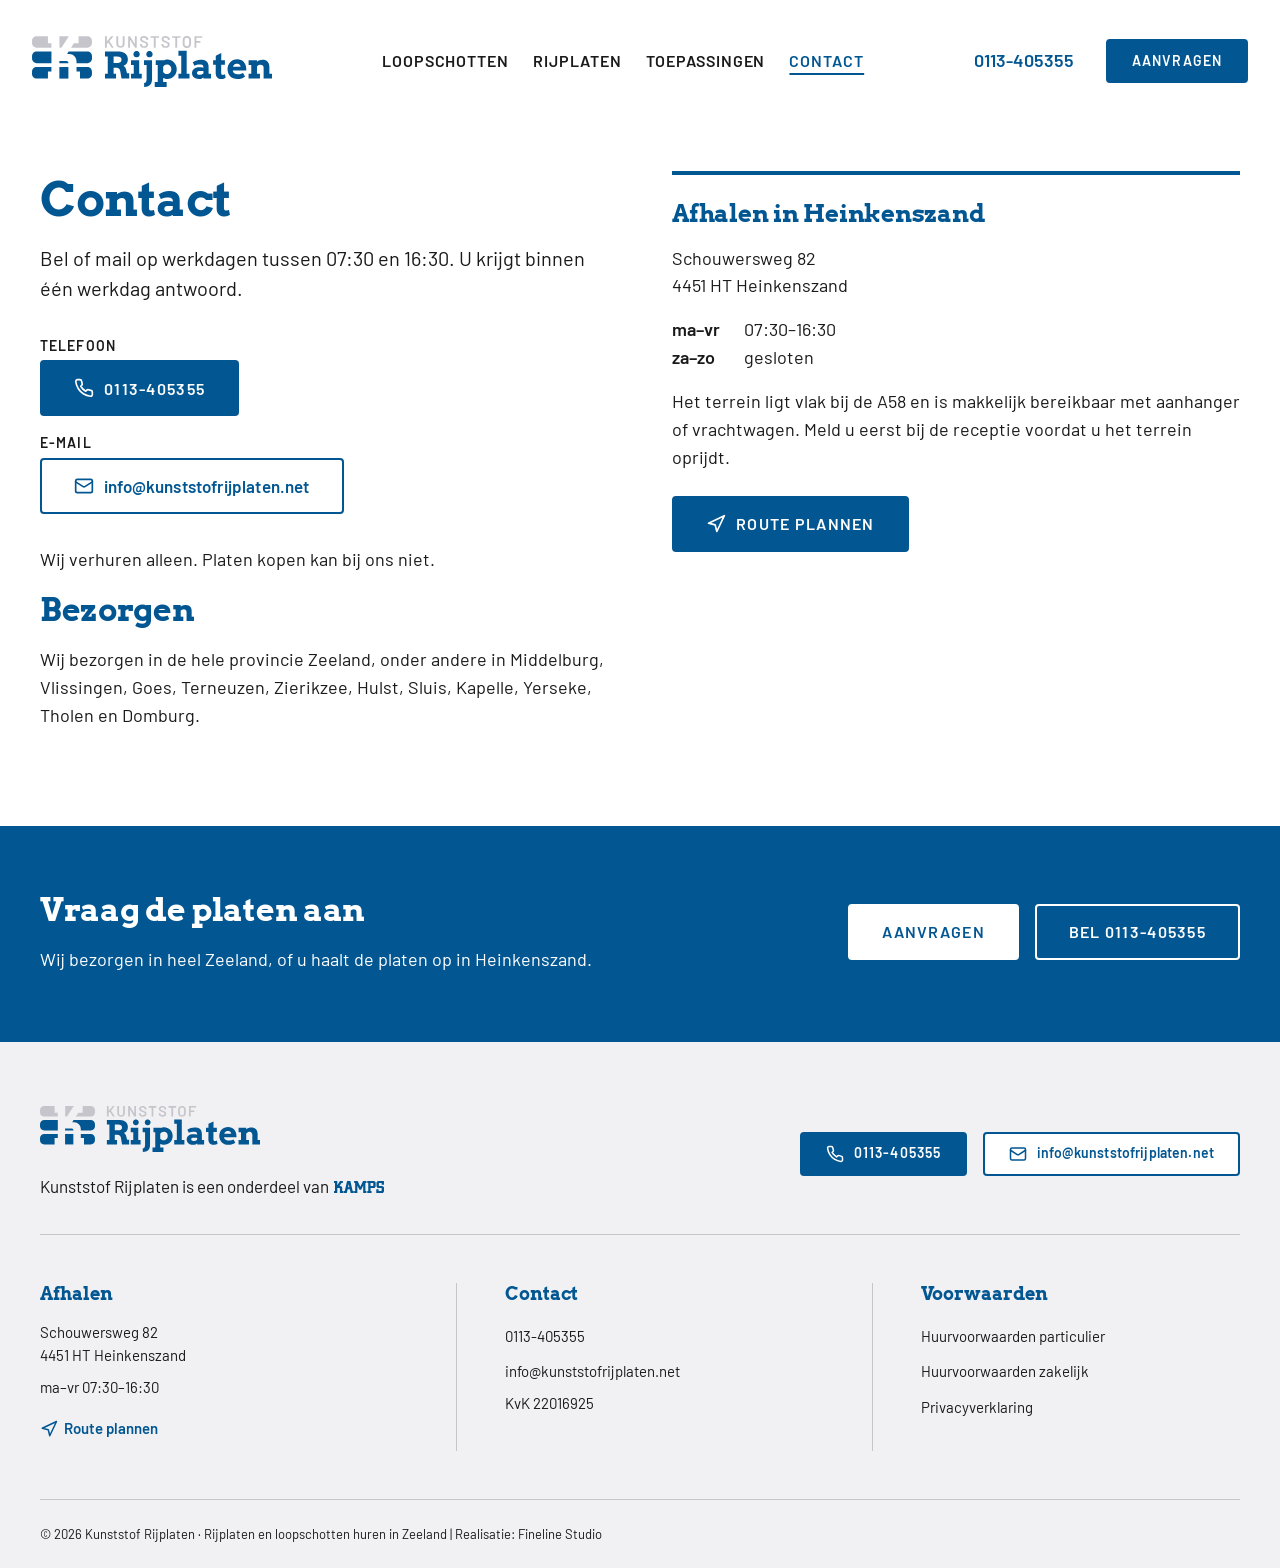
<file: contact.html>
<!doctype html>
<html lang="nl">
<head>
<meta charset="utf-8">
<meta name="viewport" content="width=device-width, initial-scale=1">
<meta http-equiv="Content-Security-Policy" content="default-src 'self'; script-src 'self'; style-src 'self'; img-src 'self'; font-src 'self'; connect-src 'self' https://formspree.io; form-action https://formspree.io; base-uri 'self'; object-src 'none'; upgrade-insecure-requests">
<meta name="referrer" content="strict-origin-when-cross-origin">
<title>Contact | Kunststof Rijplaten</title>
<meta name="description" content="Telefoon, e-mail, openingstijden en route naar het afhaaladres in Heinkenszand, vlak bij de A58. Bezorgen in heel Zeeland.">
<link rel="canonical" href="https://www.kunststofrijplaten.net/contact.html">
<meta property="og:type" content="website">
<meta property="og:url" content="https://www.kunststofrijplaten.net/contact.html">
<meta property="og:title" content="Contact | Kunststof Rijplaten">
<meta property="og:description" content="Telefoon, e-mail, openingstijden en route naar het afhaaladres in Heinkenszand, vlak bij de A58. Bezorgen in heel Zeeland.">
<meta property="og:image" content="https://www.kunststofrijplaten.net/assets/foto/deel.jpg">
<meta property="og:image:width" content="1200">
<meta property="og:image:height" content="630">
<meta property="og:locale" content="nl_NL">
<link rel="icon" href="favicon.svg" type="image/svg+xml">
<link rel="apple-touch-icon" href="apple-touch-icon.png">
<link rel="preload" href="assets/fonts/Arvo-Bold.woff2" as="font" type="font/woff2" crossorigin>
<link rel="preload" href="assets/fonts/Barlow-Regular.woff2" as="font" type="font/woff2" crossorigin>
<script src="assets/js/menu.js" defer></script>
<link rel="stylesheet" href="assets/css/stijl.css">
<script type="application/ld+json">
{
  "@context": "https://schema.org",
  "@graph": [
    {
      "@type": "BreadcrumbList",
      "itemListElement": [
        {
          "@type": "ListItem",
          "position": 1,
          "name": "Home",
          "item": "https://www.kunststofrijplaten.net/"
        },
        {
          "@type": "ListItem",
          "position": 2,
          "name": "Contact",
          "item": "https://www.kunststofrijplaten.net/contact.html"
        }
      ]
    }
  ]
}
</script>
</head>
<body>
<a class="naar-inhoud" href="#inhoud">Naar de inhoud</a>
<header class="kop">
  <div class="binnen kop__binnen">
    <a href="index.html" class="logo">
      <img src="assets/logo/kunststof-rijplaten-logo-primair.svg" alt="Kunststof Rijplaten, naar de homepage" width="240" height="51">
    </a>
    <button class="menuknop" type="button" aria-expanded="false" aria-controls="hoofdmenu" hidden>
      <span class="menuknop__icoon" aria-hidden="true"><span></span><span></span><span></span></span>
      <span class="menuknop__tekst">Menu</span>
    </button>
    <nav class="hoofdmenu" id="hoofdmenu" aria-label="Hoofdmenu">
      <ul>
        <li><a href="loopschotten-huren.html">Loopschotten</a></li>
        <li><a href="rijplaten-huren.html">Rijplaten</a></li>
        <li><a href="toepassingen.html">Toepassingen</a></li>
        <li><a href="contact.html" aria-current="page">Contact</a></li>
      </ul>
    </nav>
    <a class="kop__tel" href="tel:+31113405355"><span class="kop__nummer">0113-405355</span> <span class="kop__tijden">ma–vr 07:30–16:30</span></a>
    <a class="knop kop__knop" href="aanvragen.html">Aanvragen</a>
  </div>
</header>
<main id="inhoud">
<section class="sectie sectie--kop">
  <div class="binnen kolommen">
    <div>
      <h1>Contact</h1>
      <p class="inleiding">Bel of mail op werkdagen tussen 07:30 en 16:30. U krijgt binnen één werkdag antwoord.</p>
      <dl class="gegevens">
        <div><dt>Telefoon</dt><dd><a class="knop knop--groot knop--ico" href="tel:+31113405355"><svg class="ico" viewBox="0 0 24 24" aria-hidden="true" focusable="false"><path d="M22 16.92v3a2 2 0 0 1-2.18 2 19.79 19.79 0 0 1-8.63-3.07 19.5 19.5 0 0 1-6-6 19.79 19.79 0 0 1-3.07-8.67A2 2 0 0 1 4.11 2h3a2 2 0 0 1 2 1.72c.13.96.36 1.9.7 2.81a2 2 0 0 1-.45 2.11L8.09 9.91a16 16 0 0 0 6 6l1.27-1.27a2 2 0 0 1 2.11-.45c.91.34 1.85.57 2.81.7A2 2 0 0 1 22 16.92Z"/></svg>0113-405355</a></dd></div>
        <div><dt>E-mail</dt><dd><a class="knop knop--groot knop--secundair knop--ico knop--geen-hoofdletters" href="mailto:info@kunststofrijplaten.net"><svg class="ico" viewBox="0 0 24 24" aria-hidden="true" focusable="false"><rect x="2" y="4" width="20" height="16" rx="2"/><path d="m22 7-8.97 5.7a1.94 1.94 0 0 1-2.06 0L2 7"/></svg>info@kunststofrijplaten.net</a></dd></div>
      </dl>
      <p>Wij verhuren alleen. Platen kopen kan bij ons niet.</p>
      <h2>Bezorgen</h2>
      <p>Wij bezorgen in de hele provincie Zeeland, onder andere in Middelburg, Vlissingen, Goes, Terneuzen, Zierikzee, Hulst, Sluis, Kapelle, Yerseke, Tholen en Domburg.</p>
    </div>
    <div id="afhalen" class="zijblok">
      <h2>Afhalen in Heinkenszand</h2>
      <address>Schouwersweg 82<br>4451 HT Heinkenszand</address>
      <dl class="tijden">
        <dt>ma–vr</dt><dd>07:30–16:30</dd>
        <dt>za–zo</dt><dd>gesloten</dd>
      </dl>
      <p>Het terrein ligt vlak bij de A58 en is makkelijk bereikbaar met aanhanger of vrachtwagen. Meld u eerst bij de receptie voordat u het terrein oprijdt.</p>
      <div class="knoppen"><a class="knop knop--groot knop--ico" href="https://www.google.com/maps/dir/?api=1&amp;destination=Schouwersweg%2082%2C%204451%20HT%20Heinkenszand"><svg class="ico" viewBox="0 0 24 24" aria-hidden="true" focusable="false"><path d="M3 11 22 2l-9 19-2-8-8-2Z"/></svg>Route plannen</a></div>
    </div>
  </div>
</section>
<section class="slot blauw-vlak">
  <div class="binnen slot__raster">
    <div>
      <h2>Vraag de platen aan</h2>
      <p>Wij bezorgen in heel Zeeland, of u haalt de platen op in Heinkenszand.</p>
    </div>
    <div class="knoppen">
      <a class="knop knop--groot" href="aanvragen.html">Aanvragen</a>
      <a class="knop knop--groot knop--secundair" href="tel:+31113405355">Bel 0113-405355</a>
    </div>
  </div>
</section>
</main>
<footer class="voet">
  <div class="binnen">
    <div class="voet__top">
      <div class="voet__merk">
        <a href="index.html" class="voet__logo">
          <img src="assets/logo/kunststof-rijplaten-logo-primair.svg" alt="Kunststof Rijplaten, naar de homepage" width="200" height="42" loading="lazy">
        </a>
        <p class="voet__kamps">Kunststof Rijplaten is een onderdeel <span class="geen-afbreking">van <a href="https://www.kampsstraalbedrijf.nl/"><img src="assets/logo/kamps-logo-blauw.svg" alt="Kamps" width="64" height="16" loading="lazy"></a></span></p>
      </div>
      <div class="voet__acties">
        <a class="knop knop--ico" href="tel:+31113405355"><svg class="ico" viewBox="0 0 24 24" aria-hidden="true" focusable="false"><path d="M22 16.92v3a2 2 0 0 1-2.18 2 19.79 19.79 0 0 1-8.63-3.07 19.5 19.5 0 0 1-6-6 19.79 19.79 0 0 1-3.07-8.67A2 2 0 0 1 4.11 2h3a2 2 0 0 1 2 1.72c.13.96.36 1.9.7 2.81a2 2 0 0 1-.45 2.11L8.09 9.91a16 16 0 0 0 6 6l1.27-1.27a2 2 0 0 1 2.11-.45c.91.34 1.85.57 2.81.7A2 2 0 0 1 22 16.92Z"/></svg>0113-405355</a>
        <a class="knop knop--secundair knop--ico knop--geen-hoofdletters" href="mailto:info@kunststofrijplaten.net"><svg class="ico" viewBox="0 0 24 24" aria-hidden="true" focusable="false"><rect x="2" y="4" width="20" height="16" rx="2"/><path d="m22 7-8.97 5.7a1.94 1.94 0 0 1-2.06 0L2 7"/></svg>info@kunststofrijplaten.net</a>
      </div>
    </div>
    <div class="voet__raster">
      <div>
        <h2>Afhalen</h2>
        <address>Schouwersweg 82<br>4451 HT Heinkenszand</address>
        <p>ma–vr 07:30–16:30</p>
        <a class="voet__route" href="https://www.google.com/maps/dir/?api=1&amp;destination=Schouwersweg%2082%2C%204451%20HT%20Heinkenszand"><svg class="ico" viewBox="0 0 24 24" aria-hidden="true" focusable="false"><path d="M3 11 22 2l-9 19-2-8-8-2Z"/></svg>Route plannen</a>
      </div>
      <div>
        <h2>Contact</h2>
        <ul>
          <li><a href="tel:+31113405355">0113-405355</a></li>
          <li><a href="mailto:info@kunststofrijplaten.net">info@kunststofrijplaten.net</a></li>
          <li>KvK 22016925</li>
        </ul>
      </div>
      <div>
        <h2>Voorwaarden</h2>
        <ul>
          <li><a href="voorwaarden-particulier.html">Huurvoorwaarden particulier</a></li>
          <li><a href="voorwaarden-zakelijk.html">Huurvoorwaarden zakelijk</a></li>
          <li><a href="privacy.html">Privacyverklaring</a></li>
        </ul>
      </div>
    </div>
    <p class="voet__onder">© 2026 Kunststof Rijplaten · Rijplaten en loopschotten huren in Zeeland | Realisatie: <a class="voet__maker" href="https://www.finelinestudio.nl">Fineline Studio</a></p>
  </div>
</footer>
</body>
</html>
</file>
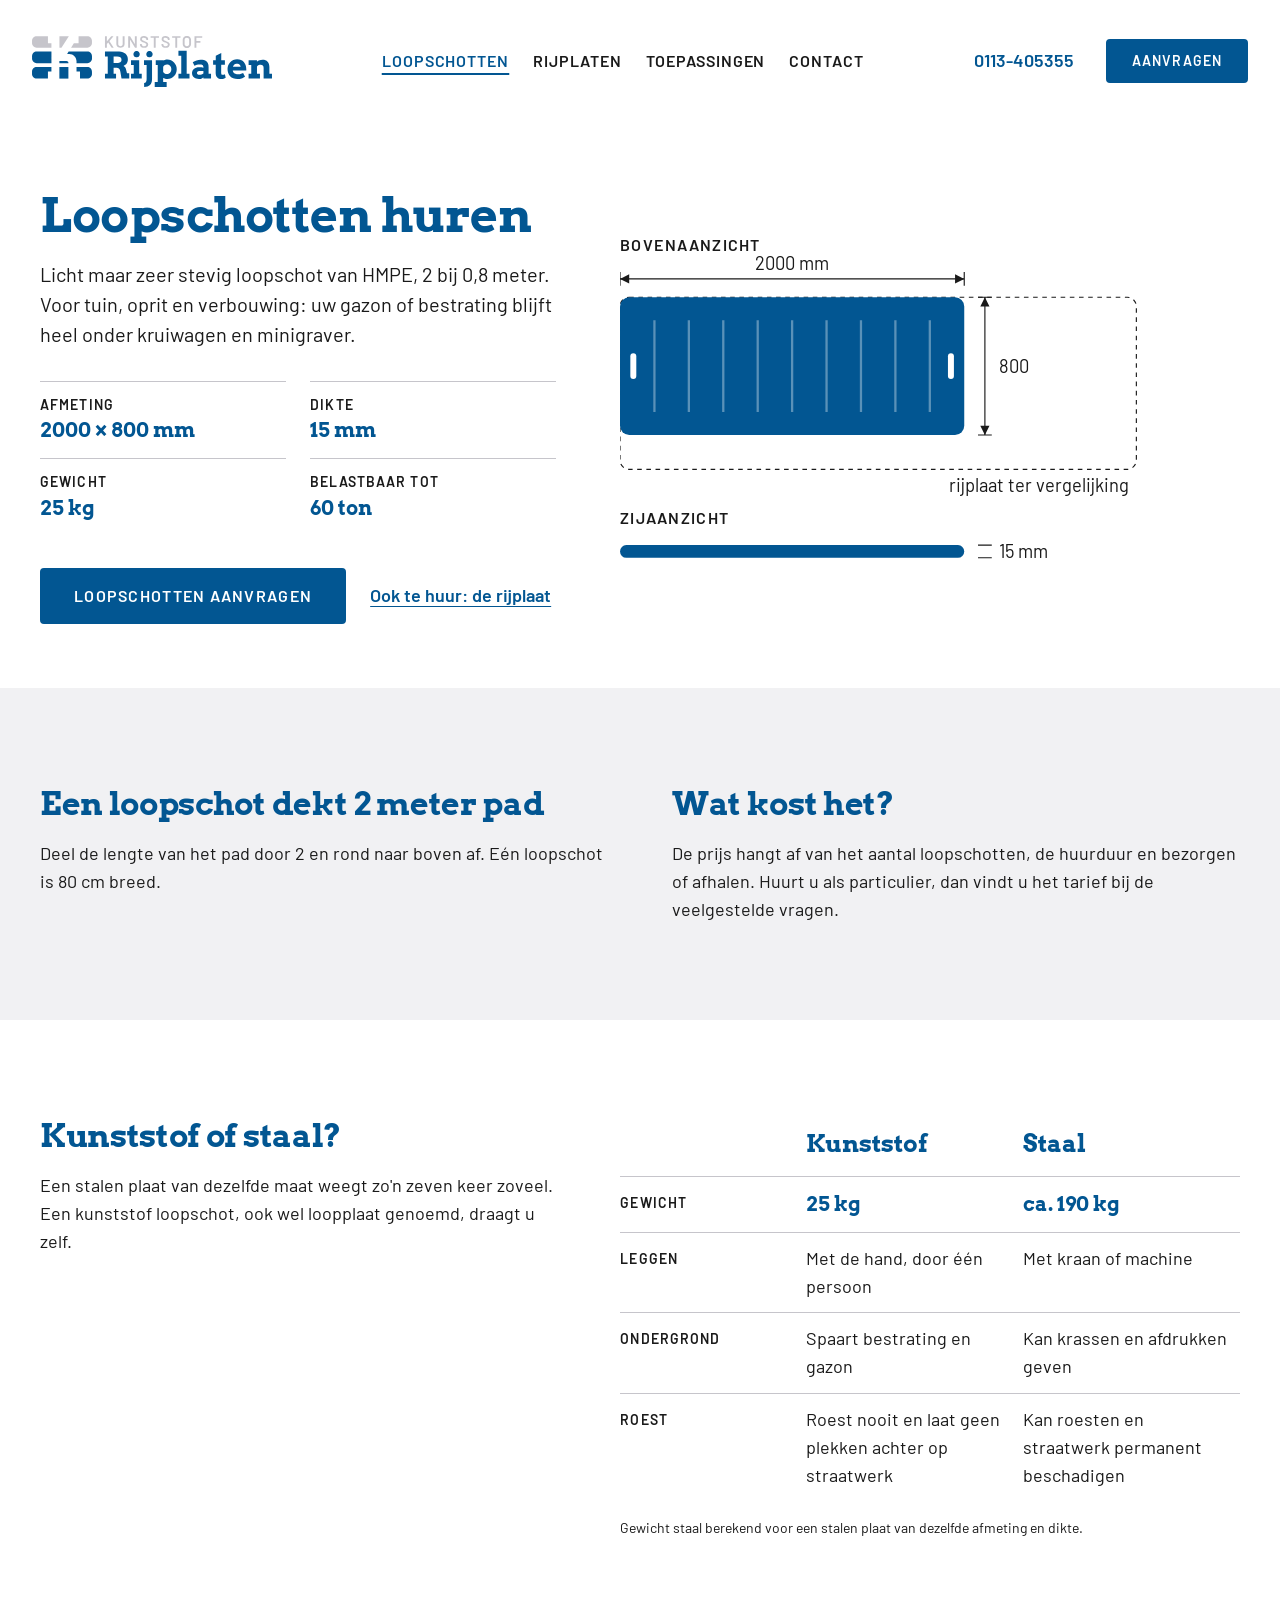
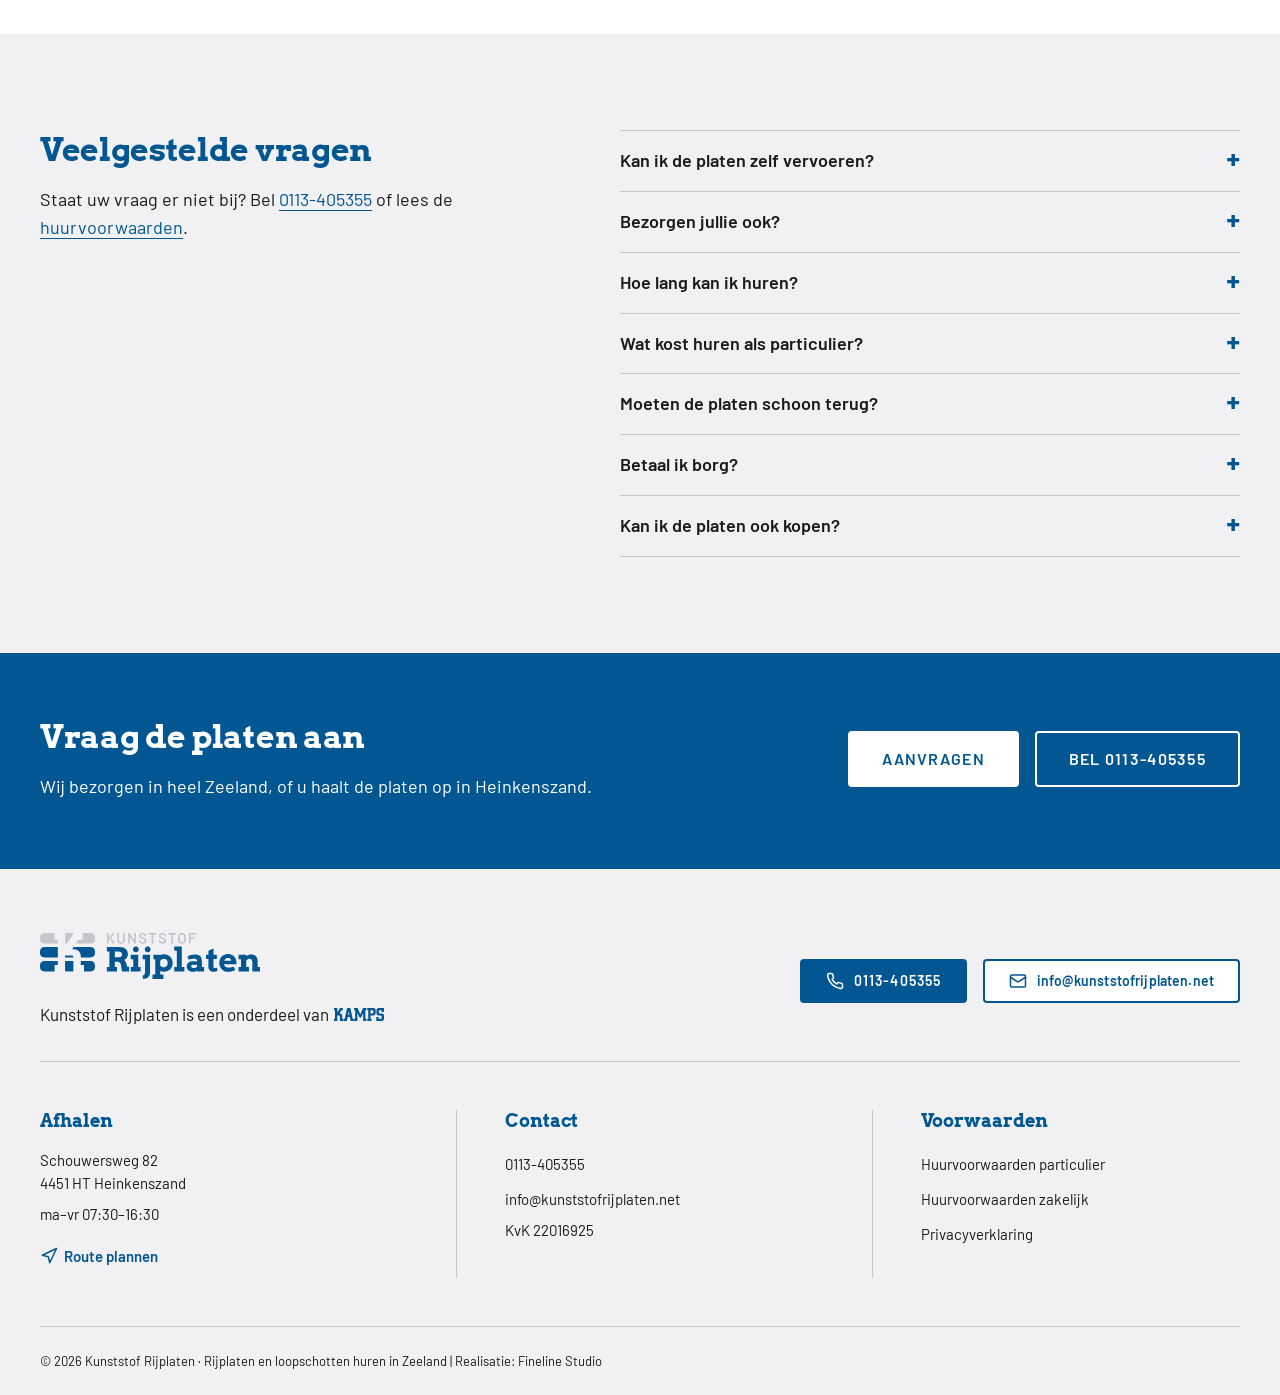
<file: loopschotten-huren.html>
<!doctype html>
<html lang="nl">
<head>
<meta charset="utf-8">
<meta name="viewport" content="width=device-width, initial-scale=1">
<meta http-equiv="Content-Security-Policy" content="default-src 'self'; script-src 'self'; style-src 'self'; img-src 'self'; font-src 'self'; connect-src 'self' https://formspree.io; form-action https://formspree.io; base-uri 'self'; object-src 'none'; upgrade-insecure-requests">
<meta name="referrer" content="strict-origin-when-cross-origin">
<title>Loopschotten huren in Zeeland: 2 × 0,8 m, 25 kg | Kunststof Rijplaten</title>
<meta name="description" content="Loopschot (loopplaat) van HMPE huren voor tuin, oprit en verbouwing: 2000 × 800 × 15 mm, 25 kg. Bezorgen in Zeeland of afhalen in Heinkenszand.">
<link rel="canonical" href="https://www.kunststofrijplaten.net/loopschotten-huren.html">
<meta property="og:type" content="website">
<meta property="og:url" content="https://www.kunststofrijplaten.net/loopschotten-huren.html">
<meta property="og:title" content="Loopschotten huren in Zeeland: 2 × 0,8 m, 25 kg | Kunststof Rijplaten">
<meta property="og:description" content="Loopschot (loopplaat) van HMPE huren voor tuin, oprit en verbouwing: 2000 × 800 × 15 mm, 25 kg. Bezorgen in Zeeland of afhalen in Heinkenszand.">
<meta property="og:image" content="https://www.kunststofrijplaten.net/assets/foto/deel.jpg">
<meta property="og:image:width" content="1200">
<meta property="og:image:height" content="630">
<meta property="og:locale" content="nl_NL">
<link rel="icon" href="favicon.svg" type="image/svg+xml">
<link rel="apple-touch-icon" href="apple-touch-icon.png">
<link rel="preload" href="assets/fonts/Arvo-Bold.woff2" as="font" type="font/woff2" crossorigin>
<link rel="preload" href="assets/fonts/Barlow-Regular.woff2" as="font" type="font/woff2" crossorigin>
<script src="assets/js/menu.js" defer></script>
<link rel="stylesheet" href="assets/css/stijl.css">
<script type="application/ld+json">
{
  "@context": "https://schema.org",
  "@graph": [
    {
      "@type": "BreadcrumbList",
      "itemListElement": [
        {
          "@type": "ListItem",
          "position": 1,
          "name": "Home",
          "item": "https://www.kunststofrijplaten.net/"
        },
        {
          "@type": "ListItem",
          "position": 2,
          "name": "Loopschotten huren",
          "item": "https://www.kunststofrijplaten.net/loopschotten-huren.html"
        }
      ]
    },
    {
      "@type": "Service",
      "name": "Loopschotten huren",
      "alternateName": ["Loopplaten huren", "Kunststof loopplaten huren"],
      "serviceType": "Verhuur van kunststof loopschotten",
      "description": "Loopschot van HMPE: 2000 × 800 × 15 mm, 25 kg, belastbaar tot 60 ton.",
      "url": "https://www.kunststofrijplaten.net/loopschotten-huren.html",
      "provider": {
        "@id": "https://www.kunststofrijplaten.net/#bedrijf"
      },
      "areaServed": {
        "@type": "AdministrativeArea",
        "name": "Zeeland"
      }
    },
    {
      "@type": "FAQPage",
      "mainEntity": [
        {
          "@type": "Question",
          "name": "Kan ik de platen zelf vervoeren?",
          "acceptedAnswer": {
            "@type": "Answer",
            "text": "Ja. U haalt de loopschotten op in Heinkenszand en wij laden ze voor u op. Neem een geschikte aanhanger of vrachtwagen mee en zorg voor goede ladingzekering. Bij het terugbrengen lossen wij ze weer. Een loopschot weegt 25 kg: met de handvatten draagt u hem alleen."
          }
        },
        {
          "@type": "Question",
          "name": "Bezorgen jullie ook?",
          "acceptedAnswer": {
            "@type": "Answer",
            "text": "Wij bezorgen in de hele provincie Zeeland, onder andere in Middelburg, Vlissingen, Goes, Terneuzen, Zierikzee, Hulst, Sluis, Kapelle, Yerseke, Tholen en Domburg. Wij lossen de platen op uw locatie; uitleggen kan op aanvraag. De locatie moet bereikbaar zijn voor een auto met aanhanger."
          }
        },
        {
          "@type": "Question",
          "name": "Hoe lang kan ik huren?",
          "acceptedAnswer": {
            "@type": "Answer",
            "text": "Minimaal één werkweek van vijf werkdagen. Wilt u langer huren, laat het ons dan weten vóór het einde van de huurperiode."
          }
        },
        {
          "@type": "Question",
          "name": "Wat kost huren als particulier?",
          "acceptedAnswer": {
            "@type": "Answer",
            "text": "Als particulier betaalt u € 4,84 per plaat per werkdag, inclusief btw. Dat geldt voor rijplaten en loopschotten. U huurt minimaal vijf werkdagen. Laden en lossen in Heinkenszand zit in de prijs; bezorgen kan op aanvraag. Daarnaast betaalt u € 75,00 borg, die wij met de factuur verrekenen. Huurt u zakelijk? Kies dan in het aanvraagformulier voor zakelijk."
          }
        },
        {
          "@type": "Question",
          "name": "Moeten de platen schoon terug?",
          "acceptedAnswer": {
            "@type": "Answer",
            "text": "Ja, vrij van grond, zand en modder. Moeten wij ze reinigen, dan rekenen wij € 7,26 per stuk inclusief btw."
          }
        },
        {
          "@type": "Question",
          "name": "Betaal ik borg?",
          "acceptedAnswer": {
            "@type": "Answer",
            "text": "Particulieren betalen € 75,00 borg per huur. Wij verrekenen de borg met de factuur. Zakelijke huurders betalen geen borg."
          }
        },
        {
          "@type": "Question",
          "name": "Kan ik de platen ook kopen?",
          "acceptedAnswer": {
            "@type": "Answer",
            "text": "Nee, wij verhuren alleen."
          }
        }
      ]
    }
  ]
}
</script>
</head>
<body>
<a class="naar-inhoud" href="#inhoud">Naar de inhoud</a>
<header class="kop">
  <div class="binnen kop__binnen">
    <a href="index.html" class="logo">
      <img src="assets/logo/kunststof-rijplaten-logo-primair.svg" alt="Kunststof Rijplaten, naar de homepage" width="240" height="51">
    </a>
    <button class="menuknop" type="button" aria-expanded="false" aria-controls="hoofdmenu" hidden>
      <span class="menuknop__icoon" aria-hidden="true"><span></span><span></span><span></span></span>
      <span class="menuknop__tekst">Menu</span>
    </button>
    <nav class="hoofdmenu" id="hoofdmenu" aria-label="Hoofdmenu">
      <ul>
        <li><a href="loopschotten-huren.html" aria-current="page">Loopschotten</a></li>
        <li><a href="rijplaten-huren.html">Rijplaten</a></li>
        <li><a href="toepassingen.html">Toepassingen</a></li>
        <li><a href="contact.html">Contact</a></li>
      </ul>
    </nav>
    <a class="kop__tel" href="tel:+31113405355"><span class="kop__nummer">0113-405355</span> <span class="kop__tijden">ma–vr 07:30–16:30</span></a>
    <a class="knop kop__knop" href="aanvragen.html">Aanvragen</a>
  </div>
</header>
<main id="inhoud">
<section class="held">
  <div class="binnen held__raster">
    <div>
      <h1>Loopschotten huren</h1>
      <p class="inleiding">Licht maar zeer stevig loopschot van HMPE, 2 bij 0,8 meter. Voor tuin, oprit en verbouwing: uw gazon of bestrating blijft heel onder kruiwagen en minigraver.</p>
      <dl class="specs">
        <div><dt>Afmeting</dt><dd>2000 × 800 mm</dd></div>
        <div><dt>Dikte</dt><dd>15 mm</dd></div>
        <div><dt>Gewicht</dt><dd>25 kg</dd></div>
        <div><dt>Belastbaar tot</dt><dd>60 ton</dd></div>
      </dl>
      <div class="held__actie">
        <a class="knop knop--groot" href="aanvragen.html">Loopschotten aanvragen</a>
        <a class="link-los" href="rijplaten-huren.html">Ook te huur: de rijplaat</a>
      </div>
    </div>
    <figure>
      <svg class="tek" viewBox="0 0 540 300" role="img" aria-labelledby="ls-tek">
        <title id="ls-tek">Technische tekening van het loopschot. Bovenaanzicht 2000 bij 800 millimeter, zijaanzicht 15 millimeter dik. Een stippellijn toont de rijplaat op dezelfde schaal.</title>
        <text class="tekst-label" x="0" y="16">Bovenaanzicht</text>
        <path class="maat" d="M0 34v12M300 34v12M0 40h300"/>
        <path class="maat-pijl" d="M0 40l8-4v8zM300 40l-8-4v8z"/>
        <text class="maat-tekst" x="150" y="32" text-anchor="middle">2000 mm</text>
        <rect class="plaat-stippel" x="0" y="56" width="450" height="150" rx="8"/>
        <text class="maat-tekst" x="444" y="226" text-anchor="end">rijplaat ter vergelijking</text>
        <rect class="plaat" x="0" y="56" width="300" height="120" rx="8"/>
        <path class="plaat-ribbel" d="M30 76v80M60 76v80M90 76v80M120 76v80M150 76v80M180 76v80M210 76v80M240 76v80M270 76v80"/>
        <rect class="handvat" x="9" y="104.8" width="5.2" height="22.5" rx="2.6"/><rect class="handvat" x="285.8" y="104.8" width="5.2" height="22.5" rx="2.6"/>
        <path class="maat" d="M312 56h12M312 176h12M318 56v120"/>
        <path class="maat-pijl" d="M318 56l-4 8h8zM318 176l-4-8h8z"/>
        <text class="maat-tekst" x="330" y="122">800</text>
        <text class="tekst-label" x="0" y="254">Zijaanzicht</text>
        <rect class="plaat" x="0" y="272" width="300" height="11" rx="5.5"/>
        <path class="maat" d="M312 272h12M312 283h12"/>
        <text class="maat-tekst" x="330" y="283">15 mm</text>
      </svg>
    </figure>
  </div>
</section>

<section class="sectie sectie--grijs">
  <div class="binnen kolommen">
    <div>
      <h2>Een loopschot dekt 2 meter pad</h2>
      <p>Deel de lengte van het pad door 2 en rond naar boven af. Eén loopschot is 80 cm breed.</p>
    </div>
    <div>
      <h2>Wat kost het?</h2>
      <p>De prijs hangt af van het aantal loopschotten, de huurduur en bezorgen of afhalen. Huurt u als particulier, dan vindt u het tarief bij de veelgestelde vragen.</p>
    </div>
  </div>
</section>
<section class="sectie">
  <div class="binnen vergelijk-raster">
    <div>
      <h2>Kunststof of staal?</h2>
      <p>Een stalen plaat van dezelfde maat weegt zo'n zeven keer zoveel. Een kunststof loopschot, ook wel loopplaat genoemd, draagt u zelf.</p>
    </div>
    <div>
      <table class="vergelijk">
        <caption class="visueel-verborgen">Kunststof en staal vergeleken</caption>
        <thead>
          <tr>
            <th scope="col"><span class="visueel-verborgen">Eigenschap</span></th>
            <th scope="col">Kunststof</th>
            <th scope="col">Staal</th>
          </tr>
        </thead>
        <tbody>
          <tr class="nadruk"><th scope="row">Gewicht</th><td>25 kg</td><td>ca. 190 kg</td></tr>
          <tr><th scope="row">Leggen</th><td>Met de hand, door één persoon</td><td>Met kraan of machine</td></tr>
          <tr><th scope="row">Ondergrond</th><td>Spaart bestrating en gazon</td><td>Kan krassen en afdrukken geven</td></tr>
          <tr><th scope="row">Roest</th><td>Roest nooit en laat geen plekken achter op straatwerk</td><td>Kan roesten en straatwerk permanent beschadigen</td></tr>
        </tbody>
      </table>
      <p class="klein">Gewicht staal berekend voor een stalen plaat van dezelfde afmeting en dikte.</p>
    </div>
  </div>
</section>
<section class="sectie sectie--grijs">
  <div class="binnen vergelijk-raster">
    <div>
      <h2>Veelgestelde vragen</h2>
      <p>Staat uw vraag er niet bij? Bel <a href="tel:+31113405355">0113-405355</a> of lees de <a href="voorwaarden.html">huurvoorwaarden</a>.</p>
    </div>
    <div class="vragen">
      <details><summary>Kan ik de platen zelf vervoeren?</summary><div class="vragen__antwoord"><p>Ja. U haalt de loopschotten op in Heinkenszand en wij laden ze voor u op. Neem een geschikte aanhanger of vrachtwagen mee en zorg voor goede ladingzekering. Bij het terugbrengen lossen wij ze weer.</p><p>Een loopschot weegt 25 kg: met de handvatten draagt u hem alleen.</p></div></details>
      <details><summary>Bezorgen jullie ook?</summary><div class="vragen__antwoord"><p>Wij bezorgen in de hele provincie Zeeland, onder andere in Middelburg, Vlissingen, Goes, Terneuzen, Zierikzee, Hulst, Sluis, Kapelle, Yerseke, Tholen en Domburg.</p><p>Wij lossen de platen op uw locatie; uitleggen kan op aanvraag. De locatie moet bereikbaar zijn voor een auto met aanhanger.</p></div></details>
      <details><summary>Hoe lang kan ik huren?</summary><div class="vragen__antwoord"><p>Minimaal één werkweek van vijf werkdagen. Wilt u langer huren, laat het ons dan weten vóór het einde van de huurperiode.</p></div></details>
      <details><summary>Wat kost huren als particulier?</summary><div class="vragen__antwoord"><p>Als particulier betaalt u € 4,84 per plaat per werkdag, inclusief btw. Dat geldt voor rijplaten en loopschotten. U huurt minimaal vijf werkdagen. Laden en lossen in Heinkenszand zit in de prijs; bezorgen kan op aanvraag. Daarnaast betaalt u € 75,00 borg, die wij met de factuur verrekenen. Huurt u zakelijk? Kies dan in het <a href="aanvragen.html#zakelijk">aanvraagformulier</a> voor zakelijk.</p></div></details>
      <details><summary>Moeten de platen schoon terug?</summary><div class="vragen__antwoord"><p>Ja, vrij van grond, zand en modder. Moeten wij ze reinigen, dan rekenen wij € 7,26 per stuk inclusief btw.</p></div></details>
      <details><summary>Betaal ik borg?</summary><div class="vragen__antwoord"><p>Particulieren betalen € 75,00 borg per huur. Wij verrekenen de borg met de factuur. Zakelijke huurders betalen geen borg.</p></div></details>
      <details><summary>Kan ik de platen ook kopen?</summary><div class="vragen__antwoord"><p>Nee, wij verhuren alleen.</p></div></details>
    </div>
  </div>
</section>
<section class="slot blauw-vlak">
  <div class="binnen slot__raster">
    <div>
      <h2>Vraag de platen aan</h2>
      <p>Wij bezorgen in heel Zeeland, of u haalt de platen op in Heinkenszand.</p>
    </div>
    <div class="knoppen">
      <a class="knop knop--groot" href="aanvragen.html">Aanvragen</a>
      <a class="knop knop--groot knop--secundair" href="tel:+31113405355">Bel 0113-405355</a>
    </div>
  </div>
</section>
</main>
<footer class="voet">
  <div class="binnen">
    <div class="voet__top">
      <div class="voet__merk">
        <a href="index.html" class="voet__logo">
          <img src="assets/logo/kunststof-rijplaten-logo-primair.svg" alt="Kunststof Rijplaten, naar de homepage" width="200" height="42" loading="lazy">
        </a>
        <p class="voet__kamps">Kunststof Rijplaten is een onderdeel <span class="geen-afbreking">van <a href="https://www.kampsstraalbedrijf.nl/"><img src="assets/logo/kamps-logo-blauw.svg" alt="Kamps" width="64" height="16" loading="lazy"></a></span></p>
      </div>
      <div class="voet__acties">
        <a class="knop knop--ico" href="tel:+31113405355"><svg class="ico" viewBox="0 0 24 24" aria-hidden="true" focusable="false"><path d="M22 16.92v3a2 2 0 0 1-2.18 2 19.79 19.79 0 0 1-8.63-3.07 19.5 19.5 0 0 1-6-6 19.79 19.79 0 0 1-3.07-8.67A2 2 0 0 1 4.11 2h3a2 2 0 0 1 2 1.72c.13.96.36 1.9.7 2.81a2 2 0 0 1-.45 2.11L8.09 9.91a16 16 0 0 0 6 6l1.27-1.27a2 2 0 0 1 2.11-.45c.91.34 1.85.57 2.81.7A2 2 0 0 1 22 16.92Z"/></svg>0113-405355</a>
        <a class="knop knop--secundair knop--ico knop--geen-hoofdletters" href="mailto:info@kunststofrijplaten.net"><svg class="ico" viewBox="0 0 24 24" aria-hidden="true" focusable="false"><rect x="2" y="4" width="20" height="16" rx="2"/><path d="m22 7-8.97 5.7a1.94 1.94 0 0 1-2.06 0L2 7"/></svg>info@kunststofrijplaten.net</a>
      </div>
    </div>
    <div class="voet__raster">
      <div>
        <h2>Afhalen</h2>
        <address>Schouwersweg 82<br>4451 HT Heinkenszand</address>
        <p>ma–vr 07:30–16:30</p>
        <a class="voet__route" href="https://www.google.com/maps/dir/?api=1&amp;destination=Schouwersweg%2082%2C%204451%20HT%20Heinkenszand"><svg class="ico" viewBox="0 0 24 24" aria-hidden="true" focusable="false"><path d="M3 11 22 2l-9 19-2-8-8-2Z"/></svg>Route plannen</a>
      </div>
      <div>
        <h2>Contact</h2>
        <ul>
          <li><a href="tel:+31113405355">0113-405355</a></li>
          <li><a href="mailto:info@kunststofrijplaten.net">info@kunststofrijplaten.net</a></li>
          <li>KvK 22016925</li>
        </ul>
      </div>
      <div>
        <h2>Voorwaarden</h2>
        <ul>
          <li><a href="voorwaarden-particulier.html">Huurvoorwaarden particulier</a></li>
          <li><a href="voorwaarden-zakelijk.html">Huurvoorwaarden zakelijk</a></li>
          <li><a href="privacy.html">Privacyverklaring</a></li>
        </ul>
      </div>
    </div>
    <p class="voet__onder">© 2026 Kunststof Rijplaten · Rijplaten en loopschotten huren in Zeeland | Realisatie: <a class="voet__maker" href="https://www.finelinestudio.nl">Fineline Studio</a></p>
  </div>
</footer>
</body>
</html>
</file>
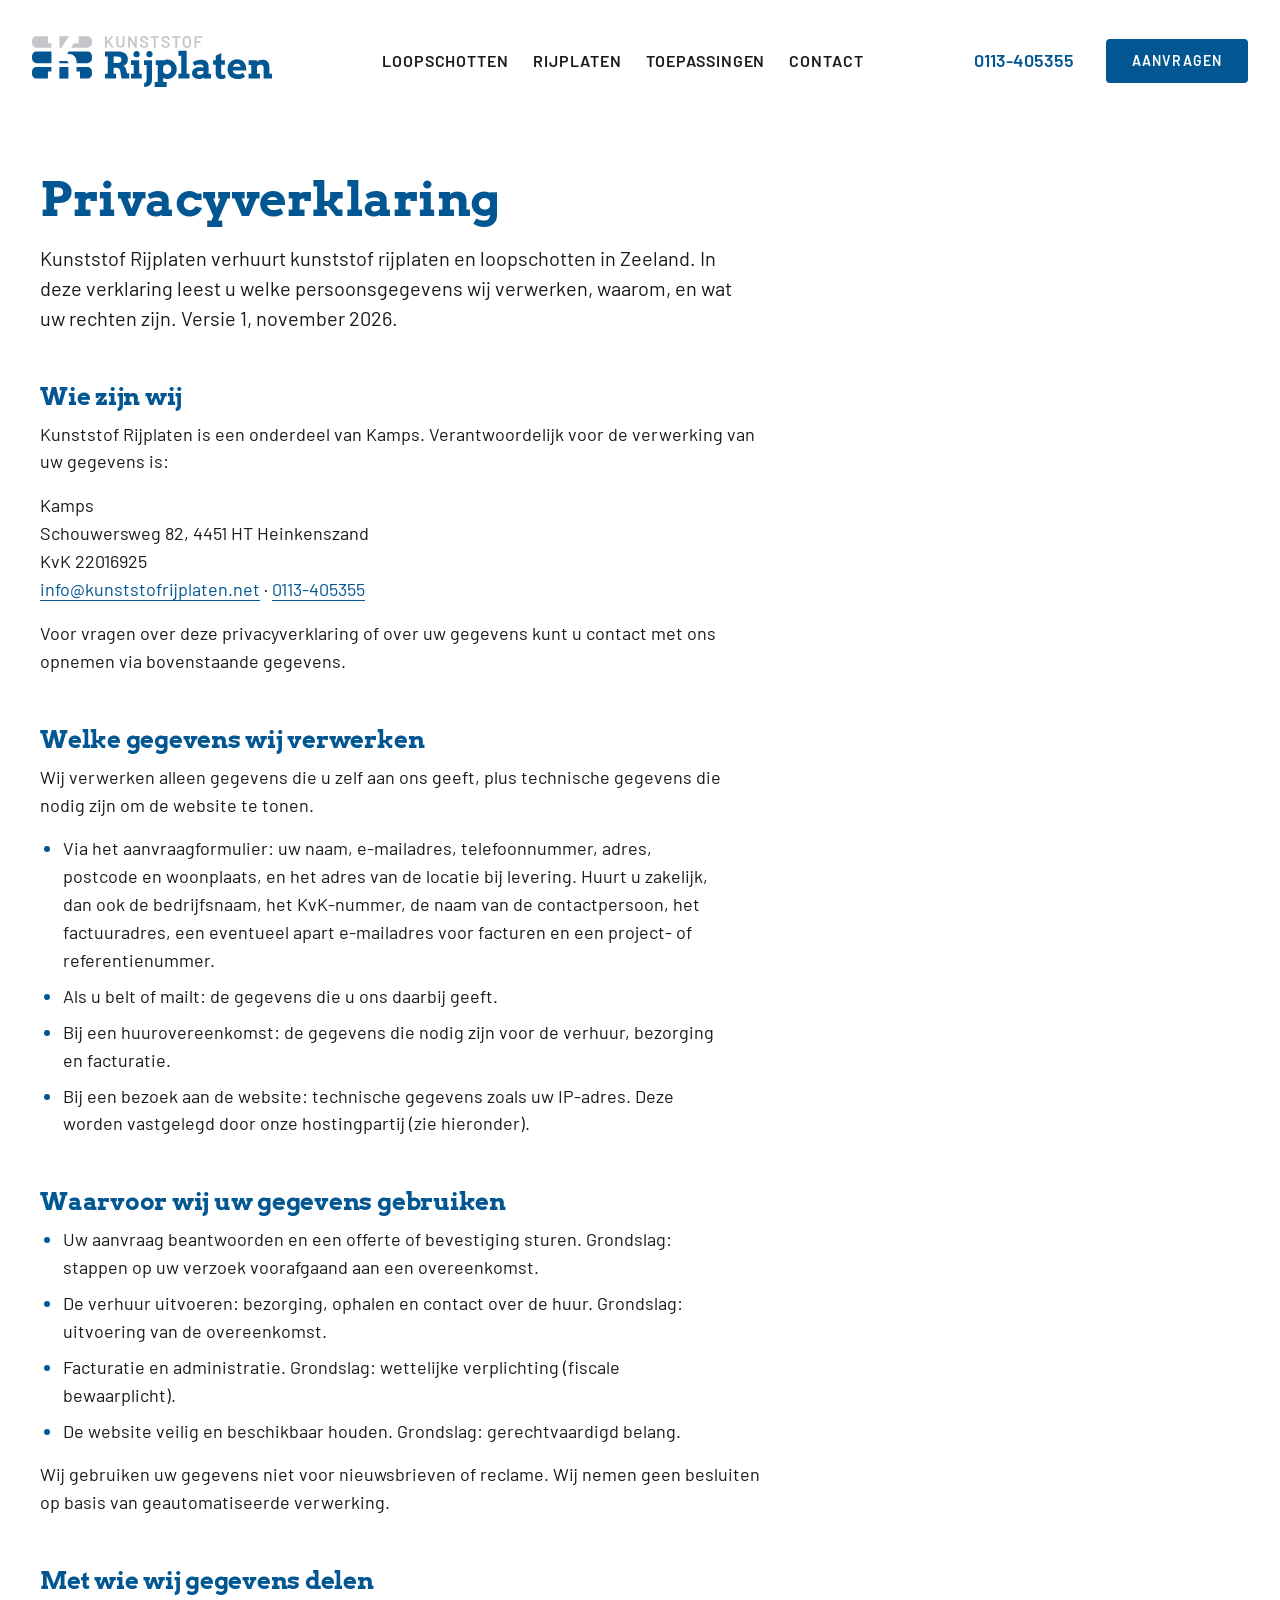
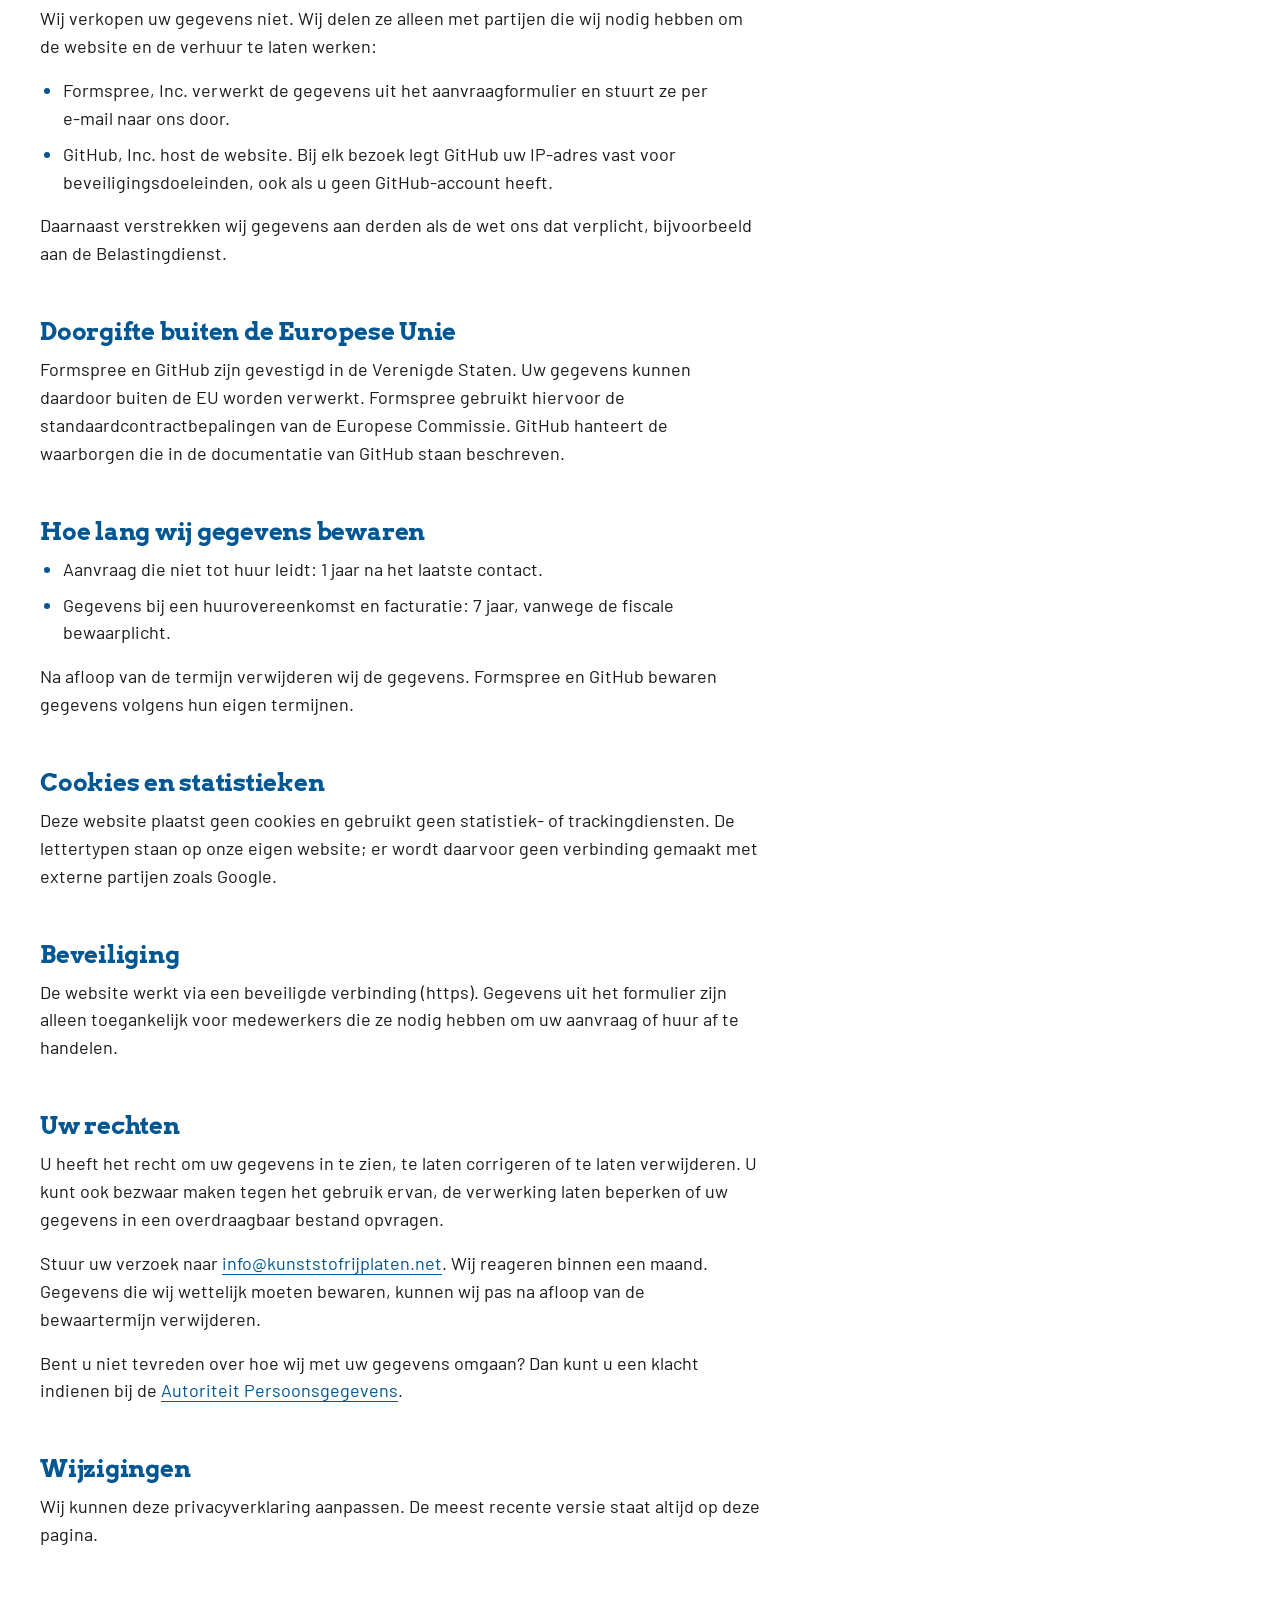
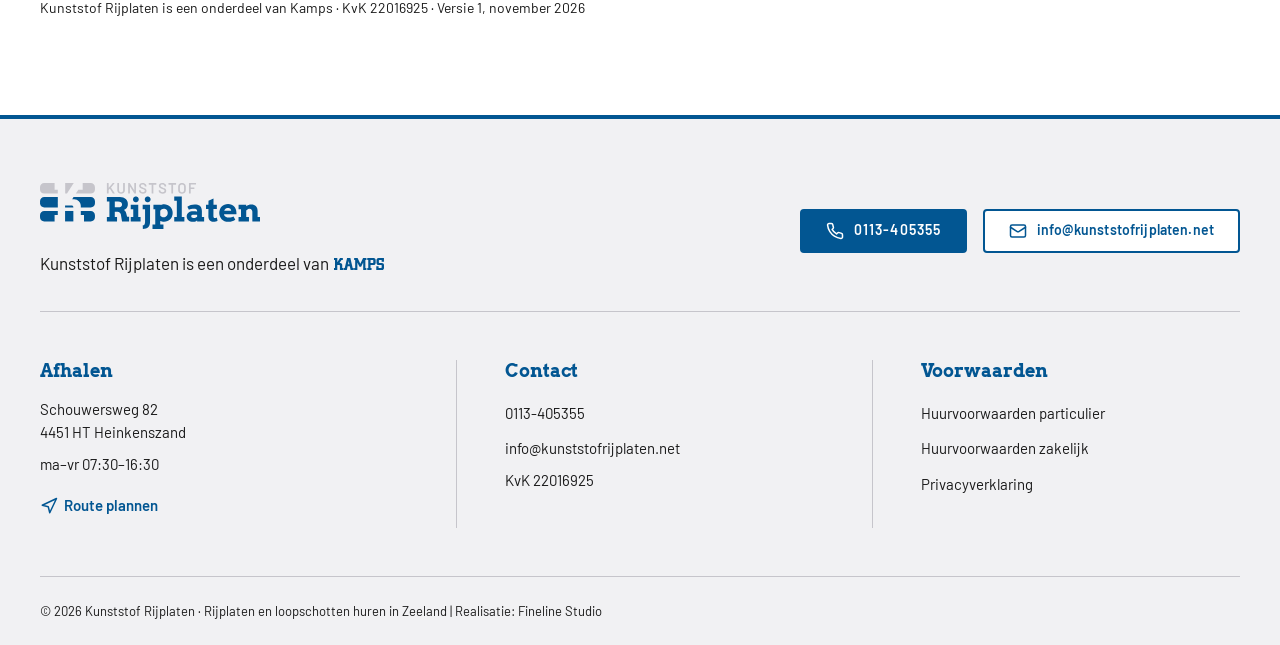
<file: privacy.html>
<!doctype html>
<html lang="nl">
<head>
<meta charset="utf-8">
<meta name="viewport" content="width=device-width, initial-scale=1">
<meta http-equiv="Content-Security-Policy" content="default-src 'self'; script-src 'self'; style-src 'self'; img-src 'self'; font-src 'self'; connect-src 'self' https://formspree.io; form-action https://formspree.io; base-uri 'self'; object-src 'none'; upgrade-insecure-requests">
<meta name="referrer" content="strict-origin-when-cross-origin">
<title>Privacyverklaring | Kunststof Rijplaten</title>
<meta name="description" content="Welke persoonsgegevens Kunststof Rijplaten verwerkt, waarom, en wat uw rechten zijn (versie 1, november 2026).">
<link rel="canonical" href="https://www.kunststofrijplaten.net/privacy.html">
<meta property="og:type" content="website">
<meta property="og:url" content="https://www.kunststofrijplaten.net/privacy.html">
<meta property="og:title" content="Privacyverklaring | Kunststof Rijplaten">
<meta property="og:description" content="Welke persoonsgegevens Kunststof Rijplaten verwerkt, waarom, en wat uw rechten zijn (versie 1, november 2026).">
<meta property="og:image" content="https://www.kunststofrijplaten.net/assets/foto/deel.jpg">
<meta property="og:image:width" content="1200">
<meta property="og:image:height" content="630">
<meta property="og:locale" content="nl_NL">
<link rel="icon" href="favicon.svg" type="image/svg+xml">
<link rel="apple-touch-icon" href="apple-touch-icon.png">
<link rel="preload" href="assets/fonts/Arvo-Bold.woff2" as="font" type="font/woff2" crossorigin>
<link rel="preload" href="assets/fonts/Barlow-Regular.woff2" as="font" type="font/woff2" crossorigin>
<script src="assets/js/menu.js" defer></script>
<link rel="stylesheet" href="assets/css/stijl.css">
</head>
<body>
<a class="naar-inhoud" href="#inhoud">Naar de inhoud</a>
<header class="kop">
  <div class="binnen kop__binnen">
    <a href="index.html" class="logo">
      <img src="assets/logo/kunststof-rijplaten-logo-primair.svg" alt="Kunststof Rijplaten, naar de homepage" width="240" height="51">
    </a>
    <button class="menuknop" type="button" aria-expanded="false" aria-controls="hoofdmenu" hidden>
      <span class="menuknop__icoon" aria-hidden="true"><span></span><span></span><span></span></span>
      <span class="menuknop__tekst">Menu</span>
    </button>
    <nav class="hoofdmenu" id="hoofdmenu" aria-label="Hoofdmenu">
      <ul>
        <li><a href="loopschotten-huren.html">Loopschotten</a></li>
        <li><a href="rijplaten-huren.html">Rijplaten</a></li>
        <li><a href="toepassingen.html">Toepassingen</a></li>
        <li><a href="contact.html">Contact</a></li>
      </ul>
    </nav>
    <a class="kop__tel" href="tel:+31113405355"><span class="kop__nummer">0113-405355</span> <span class="kop__tijden">ma–vr 07:30–16:30</span></a>
    <a class="knop kop__knop" href="aanvragen.html">Aanvragen</a>
  </div>
</header>
<main id="inhoud">
<article class="binnen tekstpagina">
  <h1>Privacyverklaring</h1>
  <p class="inleiding">Kunststof Rijplaten verhuurt kunststof rijplaten en loopschotten in Zeeland. In deze verklaring leest u welke persoonsgegevens wij verwerken, waarom, en wat uw rechten zijn. Versie 1, november 2026.</p>

  <h2>Wie zijn wij</h2>
  <p>Kunststof Rijplaten is een onderdeel van Kamps. Verantwoordelijk voor de verwerking van uw gegevens is:</p>
  <p>Kamps<br>
  Schouwersweg 82, 4451 HT Heinkenszand<br>
  KvK 22016925<br>
  <a href="mailto:info@kunststofrijplaten.net">info@kunststofrijplaten.net</a> · <a href="tel:+31113405355">0113-405355</a></p>
  <p>Voor vragen over deze privacyverklaring of over uw gegevens kunt u contact met ons opnemen via bovenstaande gegevens.</p>

  <h2>Welke gegevens wij verwerken</h2>
  <p>Wij verwerken alleen gegevens die u zelf aan ons geeft, plus technische gegevens die nodig zijn om de website te tonen.</p>
  <ul class="opsomming">
    <li>Via het aanvraagformulier: uw naam, e-mailadres, telefoonnummer, adres, postcode en woonplaats, en het adres van de locatie bij levering. Huurt u zakelijk, dan ook de bedrijfsnaam, het KvK-nummer, de naam van de contactpersoon, het factuuradres, een eventueel apart e-mailadres voor facturen en een project- of referentienummer.</li>
    <li>Als u belt of mailt: de gegevens die u ons daarbij geeft.</li>
    <li>Bij een huurovereenkomst: de gegevens die nodig zijn voor de verhuur, bezorging en facturatie.</li>
    <li>Bij een bezoek aan de website: technische gegevens zoals uw IP-adres. Deze worden vastgelegd door onze hostingpartij (zie hieronder).</li>
  </ul>

  <h2>Waarvoor wij uw gegevens gebruiken</h2>
  <ul class="opsomming">
    <li>Uw aanvraag beantwoorden en een offerte of bevestiging sturen. Grondslag: stappen op uw verzoek voorafgaand aan een overeenkomst.</li>
    <li>De verhuur uitvoeren: bezorging, ophalen en contact over de huur. Grondslag: uitvoering van de overeenkomst.</li>
    <li>Facturatie en administratie. Grondslag: wettelijke verplichting (fiscale bewaarplicht).</li>
    <li>De website veilig en beschikbaar houden. Grondslag: gerechtvaardigd belang.</li>
  </ul>
  <p>Wij gebruiken uw gegevens niet voor nieuwsbrieven of reclame. Wij nemen geen besluiten op basis van geautomatiseerde verwerking.</p>

  <h2>Met wie wij gegevens delen</h2>
  <p>Wij verkopen uw gegevens niet. Wij delen ze alleen met partijen die wij nodig hebben om de website en de verhuur te laten werken:</p>
  <ul class="opsomming">
    <li>Formspree, Inc. verwerkt de gegevens uit het aanvraagformulier en stuurt ze per e-mail naar ons door.</li>
    <li>GitHub, Inc. host de website. Bij elk bezoek legt GitHub uw IP-adres vast voor beveiligingsdoeleinden, ook als u geen GitHub-account heeft.</li>
  </ul>
  <p>Daarnaast verstrekken wij gegevens aan derden als de wet ons dat verplicht, bijvoorbeeld aan de Belastingdienst.</p>

  <h2>Doorgifte buiten de Europese Unie</h2>
  <p>Formspree en GitHub zijn gevestigd in de Verenigde Staten. Uw gegevens kunnen daardoor buiten de EU worden verwerkt. Formspree gebruikt hiervoor de standaardcontractbepalingen van de Europese Commissie. GitHub hanteert de waarborgen die in de documentatie van GitHub staan beschreven.</p>

  <h2>Hoe lang wij gegevens bewaren</h2>
  <ul class="opsomming">
    <li>Aanvraag die niet tot huur leidt: 1 jaar na het laatste contact.</li>
    <li>Gegevens bij een huurovereenkomst en facturatie: 7 jaar, vanwege de fiscale bewaarplicht.</li>
  </ul>
  <p>Na afloop van de termijn verwijderen wij de gegevens. Formspree en GitHub bewaren gegevens volgens hun eigen termijnen.</p>

  <h2>Cookies en statistieken</h2>
  <p>Deze website plaatst geen cookies en gebruikt geen statistiek- of trackingdiensten. De lettertypen staan op onze eigen website; er wordt daarvoor geen verbinding gemaakt met externe partijen zoals Google.</p>

  <h2>Beveiliging</h2>
  <p>De website werkt via een beveiligde verbinding (https). Gegevens uit het formulier zijn alleen toegankelijk voor medewerkers die ze nodig hebben om uw aanvraag of huur af te handelen.</p>

  <h2>Uw rechten</h2>
  <p>U heeft het recht om uw gegevens in te zien, te laten corrigeren of te laten verwijderen. U kunt ook bezwaar maken tegen het gebruik ervan, de verwerking laten beperken of uw gegevens in een overdraagbaar bestand opvragen.</p>
  <p>Stuur uw verzoek naar <a href="mailto:info@kunststofrijplaten.net">info@kunststofrijplaten.net</a>. Wij reageren binnen een maand. Gegevens die wij wettelijk moeten bewaren, kunnen wij pas na afloop van de bewaartermijn verwijderen.</p>
  <p>Bent u niet tevreden over hoe wij met uw gegevens omgaan? Dan kunt u een klacht indienen bij de <a href="https://autoriteitpersoonsgegevens.nl">Autoriteit Persoonsgegevens</a>.</p>

  <h2>Wijzigingen</h2>
  <p>Wij kunnen deze privacyverklaring aanpassen. De meest recente versie staat altijd op deze pagina.</p>

  <p class="voetnoot">Kunststof Rijplaten is een onderdeel van Kamps · KvK 22016925 · Versie 1, november 2026</p>
</article>
</main>
<footer class="voet">
  <div class="binnen">
    <div class="voet__top">
      <div class="voet__merk">
        <a href="index.html" class="voet__logo">
          <img src="assets/logo/kunststof-rijplaten-logo-primair.svg" alt="Kunststof Rijplaten, naar de homepage" width="200" height="42" loading="lazy">
        </a>
        <p class="voet__kamps">Kunststof Rijplaten is een onderdeel <span class="geen-afbreking">van <a href="https://www.kampsstraalbedrijf.nl/"><img src="assets/logo/kamps-logo-blauw.svg" alt="Kamps" width="64" height="16" loading="lazy"></a></span></p>
      </div>
      <div class="voet__acties">
        <a class="knop knop--ico" href="tel:+31113405355"><svg class="ico" viewBox="0 0 24 24" aria-hidden="true" focusable="false"><path d="M22 16.92v3a2 2 0 0 1-2.18 2 19.79 19.79 0 0 1-8.63-3.07 19.5 19.5 0 0 1-6-6 19.79 19.79 0 0 1-3.07-8.67A2 2 0 0 1 4.11 2h3a2 2 0 0 1 2 1.72c.13.96.36 1.9.7 2.81a2 2 0 0 1-.45 2.11L8.09 9.91a16 16 0 0 0 6 6l1.27-1.27a2 2 0 0 1 2.11-.45c.91.34 1.85.57 2.81.7A2 2 0 0 1 22 16.92Z"/></svg>0113-405355</a>
        <a class="knop knop--secundair knop--ico knop--geen-hoofdletters" href="mailto:info@kunststofrijplaten.net"><svg class="ico" viewBox="0 0 24 24" aria-hidden="true" focusable="false"><rect x="2" y="4" width="20" height="16" rx="2"/><path d="m22 7-8.97 5.7a1.94 1.94 0 0 1-2.06 0L2 7"/></svg>info@kunststofrijplaten.net</a>
      </div>
    </div>
    <div class="voet__raster">
      <div>
        <h2>Afhalen</h2>
        <address>Schouwersweg 82<br>4451 HT Heinkenszand</address>
        <p>ma–vr 07:30–16:30</p>
        <a class="voet__route" href="https://www.google.com/maps/dir/?api=1&amp;destination=Schouwersweg%2082%2C%204451%20HT%20Heinkenszand"><svg class="ico" viewBox="0 0 24 24" aria-hidden="true" focusable="false"><path d="M3 11 22 2l-9 19-2-8-8-2Z"/></svg>Route plannen</a>
      </div>
      <div>
        <h2>Contact</h2>
        <ul>
          <li><a href="tel:+31113405355">0113-405355</a></li>
          <li><a href="mailto:info@kunststofrijplaten.net">info@kunststofrijplaten.net</a></li>
          <li>KvK 22016925</li>
        </ul>
      </div>
      <div>
        <h2>Voorwaarden</h2>
        <ul>
          <li><a href="voorwaarden-particulier.html">Huurvoorwaarden particulier</a></li>
          <li><a href="voorwaarden-zakelijk.html">Huurvoorwaarden zakelijk</a></li>
          <li><a href="privacy.html">Privacyverklaring</a></li>
        </ul>
      </div>
    </div>
    <p class="voet__onder">© 2026 Kunststof Rijplaten · Rijplaten en loopschotten huren in Zeeland | Realisatie: <a class="voet__maker" href="https://www.finelinestudio.nl">Fineline Studio</a></p>
  </div>
</footer>
</body>
</html>
</file>
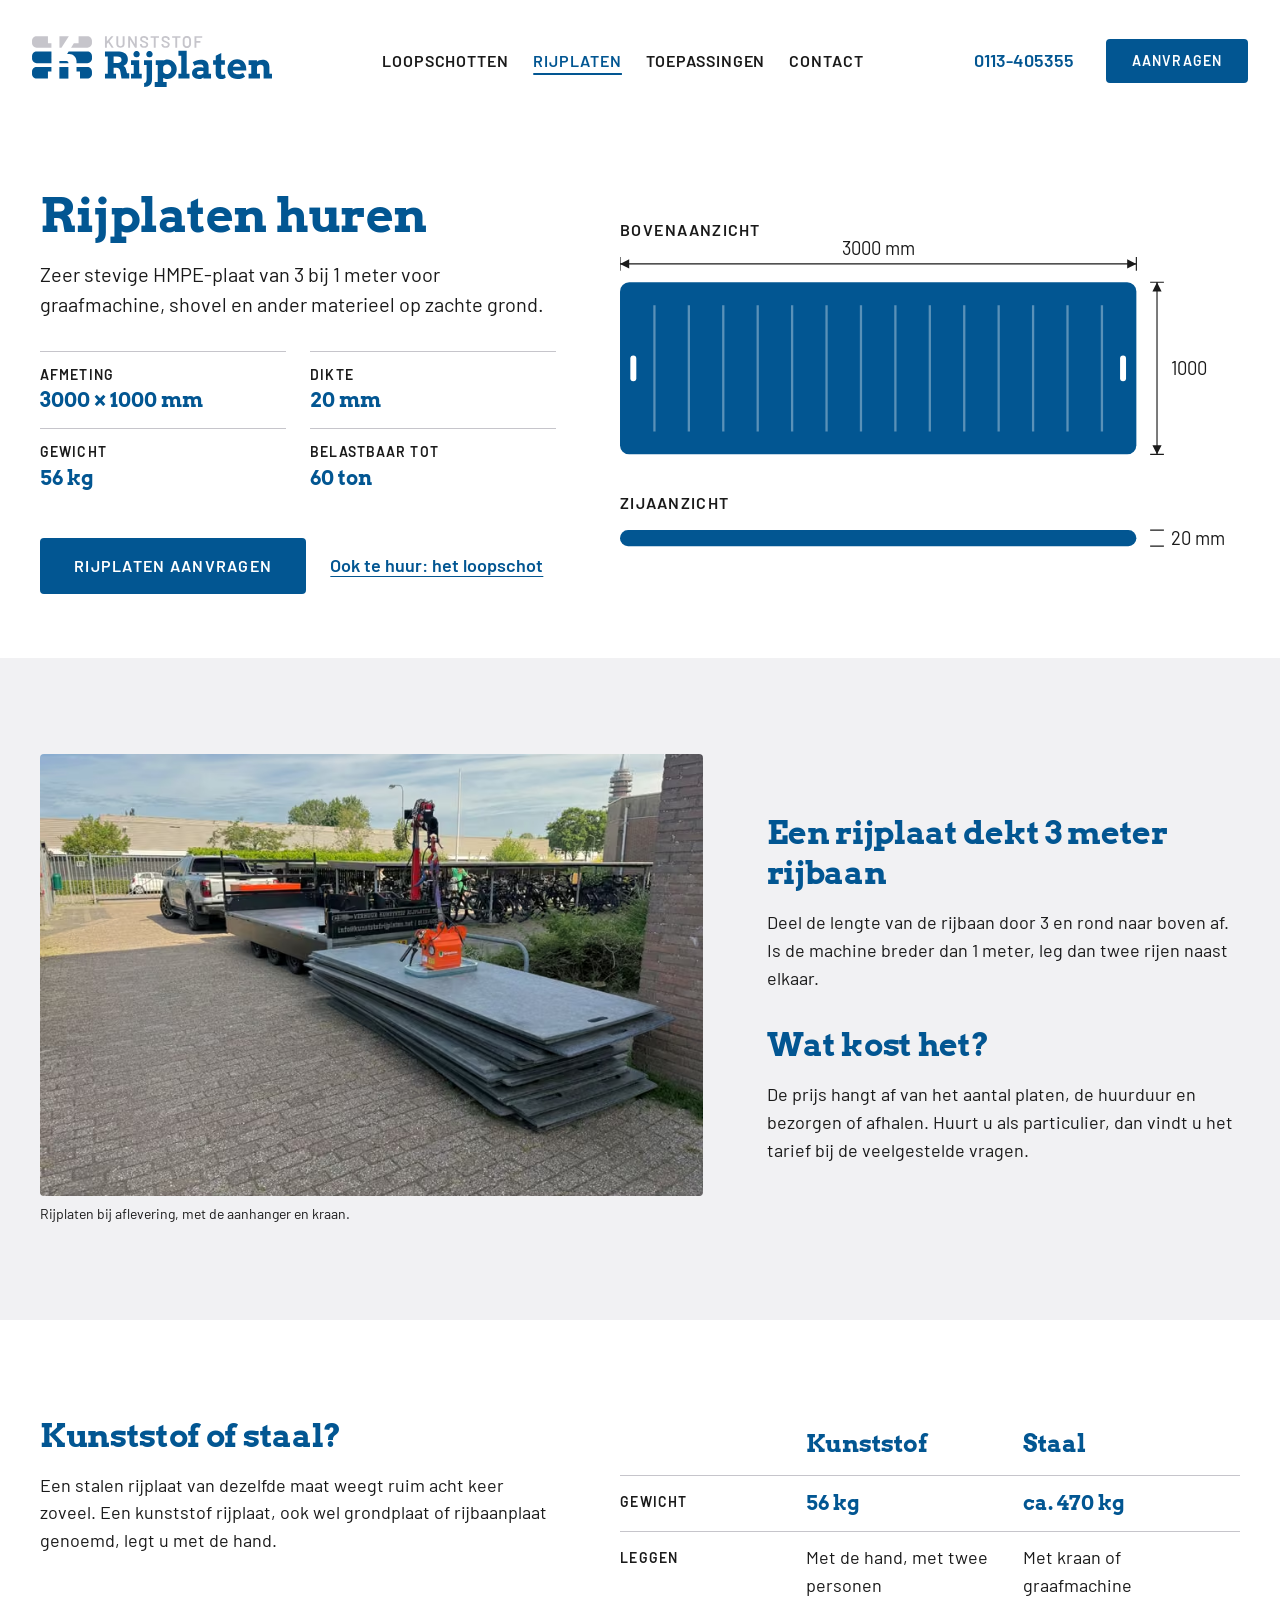
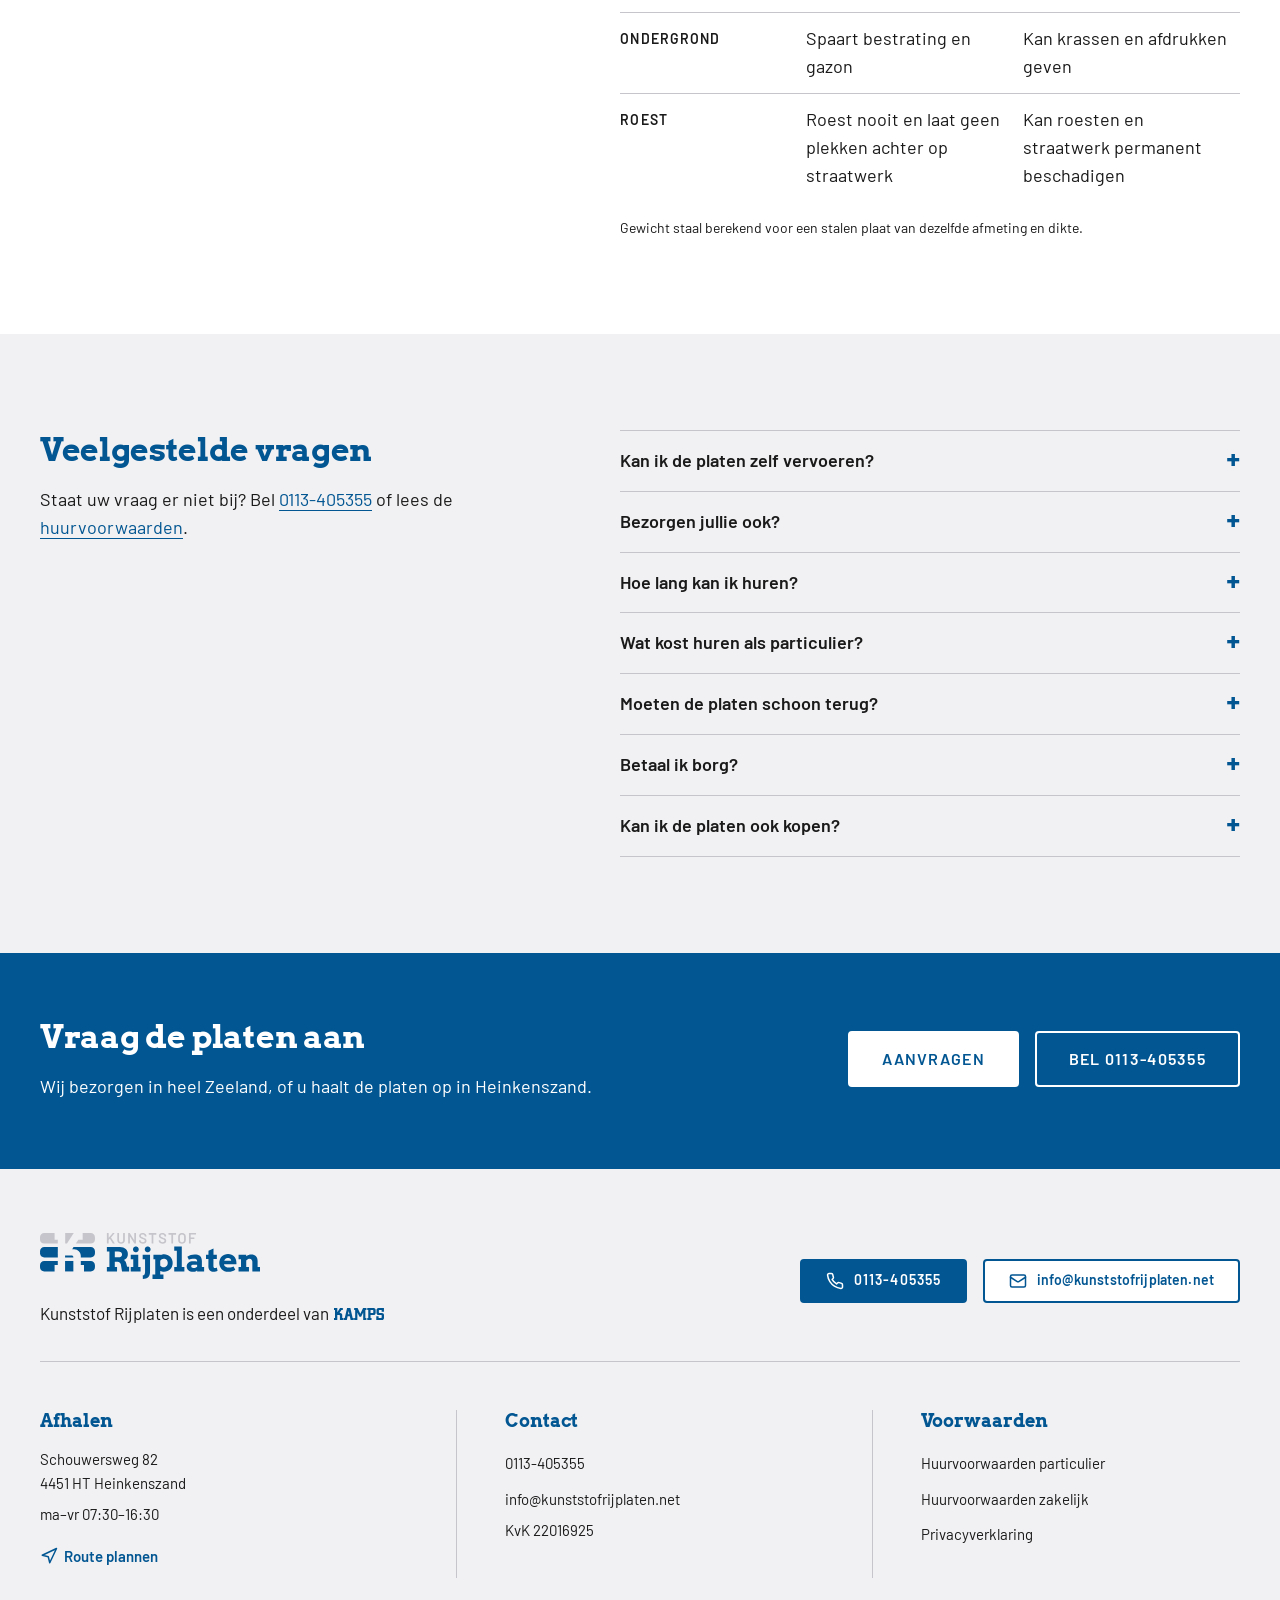
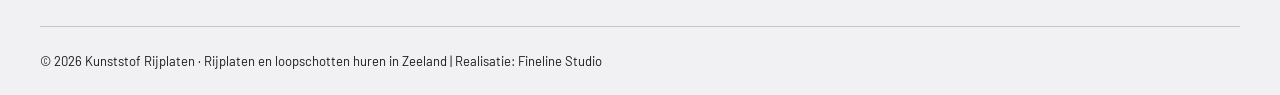
<file: rijplaten-huren.html>
<!doctype html>
<html lang="nl">
<head>
<meta charset="utf-8">
<meta name="viewport" content="width=device-width, initial-scale=1">
<meta http-equiv="Content-Security-Policy" content="default-src 'self'; script-src 'self'; style-src 'self'; img-src 'self'; font-src 'self'; connect-src 'self' https://formspree.io; form-action https://formspree.io; base-uri 'self'; object-src 'none'; upgrade-insecure-requests">
<meta name="referrer" content="strict-origin-when-cross-origin">
<title>Rijplaten huren in Zeeland: 3000 × 1000 mm, tot 60 ton | Kunststof Rijplaten</title>
<meta name="description" content="Kunststof rijplaat (grondplaat) van HMPE huren: 3000 × 1000 × 20 mm, 56 kg, tot 60 ton. Bezorgen in Zeeland of afhalen in Heinkenszand.">
<link rel="canonical" href="https://www.kunststofrijplaten.net/rijplaten-huren.html">
<meta property="og:type" content="website">
<meta property="og:url" content="https://www.kunststofrijplaten.net/rijplaten-huren.html">
<meta property="og:title" content="Rijplaten huren in Zeeland: 3000 × 1000 mm, tot 60 ton | Kunststof Rijplaten">
<meta property="og:description" content="Kunststof rijplaat (grondplaat) van HMPE huren: 3000 × 1000 × 20 mm, 56 kg, tot 60 ton. Bezorgen in Zeeland of afhalen in Heinkenszand.">
<meta property="og:image" content="https://www.kunststofrijplaten.net/assets/foto/deel.jpg">
<meta property="og:image:width" content="1200">
<meta property="og:image:height" content="630">
<meta property="og:locale" content="nl_NL">
<link rel="icon" href="favicon.svg" type="image/svg+xml">
<link rel="apple-touch-icon" href="apple-touch-icon.png">
<link rel="preload" href="assets/fonts/Arvo-Bold.woff2" as="font" type="font/woff2" crossorigin>
<link rel="preload" href="assets/fonts/Barlow-Regular.woff2" as="font" type="font/woff2" crossorigin>
<script src="assets/js/menu.js" defer></script>
<link rel="stylesheet" href="assets/css/stijl.css">
<script type="application/ld+json">
{
  "@context": "https://schema.org",
  "@graph": [
    {
      "@type": "BreadcrumbList",
      "itemListElement": [
        {
          "@type": "ListItem",
          "position": 1,
          "name": "Home",
          "item": "https://www.kunststofrijplaten.net/"
        },
        {
          "@type": "ListItem",
          "position": 2,
          "name": "Rijplaten huren",
          "item": "https://www.kunststofrijplaten.net/rijplaten-huren.html"
        }
      ]
    },
    {
      "@type": "Service",
      "name": "Rijplaten huren",
      "alternateName": ["Grondplaten huren", "Rijbaanplaten huren", "Bodemplaten huren", "Grondbeschermingsplaten huren"],
      "serviceType": "Verhuur van kunststof rijplaten",
      "description": "Kunststof rijplaat van HMPE: 3000 × 1000 × 20 mm, 56 kg, belastbaar tot 60 ton.",
      "url": "https://www.kunststofrijplaten.net/rijplaten-huren.html",
      "provider": {
        "@id": "https://www.kunststofrijplaten.net/#bedrijf"
      },
      "areaServed": {
        "@type": "AdministrativeArea",
        "name": "Zeeland"
      }
    },
    {
      "@type": "FAQPage",
      "mainEntity": [
        {
          "@type": "Question",
          "name": "Kan ik de platen zelf vervoeren?",
          "acceptedAnswer": {
            "@type": "Answer",
            "text": "Ja. U haalt de rijplaten op in Heinkenszand en wij laden ze voor u op. Neem een geschikte aanhanger of vrachtwagen mee en zorg voor goede ladingzekering. Bij het terugbrengen lossen wij ze weer. Een rijplaat weegt 56 kg: met twee personen legt u hem met de hand."
          }
        },
        {
          "@type": "Question",
          "name": "Bezorgen jullie ook?",
          "acceptedAnswer": {
            "@type": "Answer",
            "text": "Wij bezorgen in de hele provincie Zeeland, onder andere in Middelburg, Vlissingen, Goes, Terneuzen, Zierikzee, Hulst, Sluis, Kapelle, Yerseke, Tholen en Domburg. Wij lossen de platen op uw locatie; uitleggen kan op aanvraag. De locatie moet bereikbaar zijn voor een auto met aanhanger."
          }
        },
        {
          "@type": "Question",
          "name": "Hoe lang kan ik huren?",
          "acceptedAnswer": {
            "@type": "Answer",
            "text": "Minimaal één werkweek van vijf werkdagen. Wilt u langer huren, laat het ons dan weten vóór het einde van de huurperiode."
          }
        },
        {
          "@type": "Question",
          "name": "Wat kost huren als particulier?",
          "acceptedAnswer": {
            "@type": "Answer",
            "text": "Als particulier betaalt u € 4,84 per plaat per werkdag, inclusief btw. Dat geldt voor rijplaten en loopschotten. U huurt minimaal vijf werkdagen. Laden en lossen in Heinkenszand zit in de prijs; bezorgen kan op aanvraag. Daarnaast betaalt u € 75,00 borg, die wij met de factuur verrekenen. Huurt u zakelijk? Kies dan in het aanvraagformulier voor zakelijk."
          }
        },
        {
          "@type": "Question",
          "name": "Moeten de platen schoon terug?",
          "acceptedAnswer": {
            "@type": "Answer",
            "text": "Ja, vrij van grond, zand en modder. Moeten wij ze reinigen, dan rekenen wij € 7,26 per stuk inclusief btw."
          }
        },
        {
          "@type": "Question",
          "name": "Betaal ik borg?",
          "acceptedAnswer": {
            "@type": "Answer",
            "text": "Particulieren betalen € 75,00 borg per huur. Wij verrekenen de borg met de factuur. Zakelijke huurders betalen geen borg."
          }
        },
        {
          "@type": "Question",
          "name": "Kan ik de platen ook kopen?",
          "acceptedAnswer": {
            "@type": "Answer",
            "text": "Nee, wij verhuren alleen."
          }
        }
      ]
    }
  ]
}
</script>
</head>
<body>
<a class="naar-inhoud" href="#inhoud">Naar de inhoud</a>
<header class="kop">
  <div class="binnen kop__binnen">
    <a href="index.html" class="logo">
      <img src="assets/logo/kunststof-rijplaten-logo-primair.svg" alt="Kunststof Rijplaten, naar de homepage" width="240" height="51">
    </a>
    <button class="menuknop" type="button" aria-expanded="false" aria-controls="hoofdmenu" hidden>
      <span class="menuknop__icoon" aria-hidden="true"><span></span><span></span><span></span></span>
      <span class="menuknop__tekst">Menu</span>
    </button>
    <nav class="hoofdmenu" id="hoofdmenu" aria-label="Hoofdmenu">
      <ul>
        <li><a href="loopschotten-huren.html">Loopschotten</a></li>
        <li><a href="rijplaten-huren.html" aria-current="page">Rijplaten</a></li>
        <li><a href="toepassingen.html">Toepassingen</a></li>
        <li><a href="contact.html">Contact</a></li>
      </ul>
    </nav>
    <a class="kop__tel" href="tel:+31113405355"><span class="kop__nummer">0113-405355</span> <span class="kop__tijden">ma–vr 07:30–16:30</span></a>
    <a class="knop kop__knop" href="aanvragen.html">Aanvragen</a>
  </div>
</header>
<main id="inhoud">
<section class="held">
  <div class="binnen held__raster">
    <div>
      <h1>Rijplaten huren</h1>
      <p class="inleiding">Zeer stevige HMPE-plaat van 3 bij 1 meter voor graafmachine, shovel en ander materieel op zachte grond.</p>
      <dl class="specs">
        <div><dt>Afmeting</dt><dd>3000 × 1000 mm</dd></div>
        <div><dt>Dikte</dt><dd>20 mm</dd></div>
        <div><dt>Gewicht</dt><dd>56 kg</dd></div>
        <div><dt>Belastbaar tot</dt><dd>60 ton</dd></div>
      </dl>
      <div class="held__actie">
        <a class="knop knop--groot" href="aanvragen.html">Rijplaten aanvragen</a>
        <a class="link-los" href="loopschotten-huren.html">Ook te huur: het loopschot</a>
      </div>
    </div>
    <figure>
      <svg class="tek" viewBox="0 0 540 300" role="img" aria-labelledby="rp-tek">
        <title id="rp-tek">Technische tekening van de rijplaat. Bovenaanzicht 3000 bij 1000 millimeter, zijaanzicht 20 millimeter dik.</title>
        <text class="tekst-label" x="0" y="16">Bovenaanzicht</text>
        <path class="maat" d="M0 34v12M450 34v12M0 40h450"/>
        <path class="maat-pijl" d="M0 40l8-4v8zM450 40l-8-4v8z"/>
        <text class="maat-tekst" x="225" y="32" text-anchor="middle">3000 mm</text>
        <rect class="plaat" x="0" y="56" width="450" height="150" rx="8"/>
        <path class="plaat-ribbel" d="M30 76v110M60 76v110M90 76v110M120 76v110M150 76v110M180 76v110M210 76v110M240 76v110M270 76v110M300 76v110M330 76v110M360 76v110M390 76v110M420 76v110"/>
        <rect class="handvat" x="9" y="119.8" width="5.2" height="22.5" rx="2.6"/><rect class="handvat" x="435.8" y="119.8" width="5.2" height="22.5" rx="2.6"/>
        <path class="maat" d="M462 56h12M462 206h12M468 56v150"/>
        <path class="maat-pijl" d="M468 56l-4 8h8zM468 206l-4-8h8z"/>
        <text class="maat-tekst" x="480" y="137">1000</text>
        <text class="tekst-label" x="0" y="254">Zijaanzicht</text>
        <rect class="plaat" x="0" y="272" width="450" height="14" rx="7"/>
        <path class="maat" d="M462 272h12M462 286h12"/>
        <text class="maat-tekst" x="480" y="285">20 mm</text>
      </svg>
    </figure>
  </div>
</section>

<section class="sectie sectie--grijs">
  <div class="binnen foto-tekst">
    <figure>
      <picture class="foto"><source type="image/avif" srcset="assets/foto/levering-480.avif 480w, assets/foto/levering-800.avif 800w, assets/foto/levering-1200.avif 1200w" sizes="(min-width: 900px) 640px, 100vw"><img src="assets/foto/levering-480.jpg" srcset="assets/foto/levering-480.jpg 480w, assets/foto/levering-800.jpg 800w, assets/foto/levering-1200.jpg 1200w" sizes="(min-width: 900px) 640px, 100vw" width="1200" height="800" alt="Stapel rijplaten met een vacuümheffer erop, naast de aanhanger met kraan." loading="lazy" decoding="async"></picture>
      <figcaption>Rijplaten bij aflevering, met de aanhanger en kraan.</figcaption>
    </figure>
    <div class="foto-tekst__tekst">
      <h2>Een rijplaat dekt 3 meter rijbaan</h2>
      <p>Deel de lengte van de rijbaan door 3 en rond naar boven af. Is de machine breder dan 1 meter, leg dan twee rijen naast elkaar.</p>
      <h2>Wat kost het?</h2>
      <p>De prijs hangt af van het aantal platen, de huurduur en bezorgen of afhalen. Huurt u als particulier, dan vindt u het tarief bij de veelgestelde vragen.</p>
    </div>
  </div>
</section>
<section class="sectie">
  <div class="binnen vergelijk-raster">
    <div>
      <h2>Kunststof of staal?</h2>
      <p>Een stalen rijplaat van dezelfde maat weegt ruim acht keer zoveel. Een kunststof rijplaat, ook wel grondplaat of rijbaanplaat genoemd, legt u met de hand.</p>
    </div>
    <div>
      <table class="vergelijk">
        <caption class="visueel-verborgen">Kunststof en staal vergeleken</caption>
        <thead>
          <tr>
            <th scope="col"><span class="visueel-verborgen">Eigenschap</span></th>
            <th scope="col">Kunststof</th>
            <th scope="col">Staal</th>
          </tr>
        </thead>
        <tbody>
          <tr class="nadruk"><th scope="row">Gewicht</th><td>56 kg</td><td>ca. 470 kg</td></tr>
          <tr><th scope="row">Leggen</th><td>Met de hand, met twee personen</td><td>Met kraan of graafmachine</td></tr>
          <tr><th scope="row">Ondergrond</th><td>Spaart bestrating en gazon</td><td>Kan krassen en afdrukken geven</td></tr>
          <tr><th scope="row">Roest</th><td>Roest nooit en laat geen plekken achter op straatwerk</td><td>Kan roesten en straatwerk permanent beschadigen</td></tr>
        </tbody>
      </table>
      <p class="klein">Gewicht staal berekend voor een stalen plaat van dezelfde afmeting en dikte.</p>
    </div>
  </div>
</section>
<section class="sectie sectie--grijs">
  <div class="binnen vergelijk-raster">
    <div>
      <h2>Veelgestelde vragen</h2>
      <p>Staat uw vraag er niet bij? Bel <a href="tel:+31113405355">0113-405355</a> of lees de <a href="voorwaarden.html">huurvoorwaarden</a>.</p>
    </div>
    <div class="vragen">
      <details><summary>Kan ik de platen zelf vervoeren?</summary><div class="vragen__antwoord"><p>Ja. U haalt de rijplaten op in Heinkenszand en wij laden ze voor u op. Neem een geschikte aanhanger of vrachtwagen mee en zorg voor goede ladingzekering. Bij het terugbrengen lossen wij ze weer.</p><p>Een rijplaat weegt 56 kg: met twee personen legt u hem met de hand.</p></div></details>
      <details><summary>Bezorgen jullie ook?</summary><div class="vragen__antwoord"><p>Wij bezorgen in de hele provincie Zeeland, onder andere in Middelburg, Vlissingen, Goes, Terneuzen, Zierikzee, Hulst, Sluis, Kapelle, Yerseke, Tholen en Domburg.</p><p>Wij lossen de platen op uw locatie; uitleggen kan op aanvraag. De locatie moet bereikbaar zijn voor een auto met aanhanger.</p></div></details>
      <details><summary>Hoe lang kan ik huren?</summary><div class="vragen__antwoord"><p>Minimaal één werkweek van vijf werkdagen. Wilt u langer huren, laat het ons dan weten vóór het einde van de huurperiode.</p></div></details>
      <details><summary>Wat kost huren als particulier?</summary><div class="vragen__antwoord"><p>Als particulier betaalt u € 4,84 per plaat per werkdag, inclusief btw. Dat geldt voor rijplaten en loopschotten. U huurt minimaal vijf werkdagen. Laden en lossen in Heinkenszand zit in de prijs; bezorgen kan op aanvraag. Daarnaast betaalt u € 75,00 borg, die wij met de factuur verrekenen. Huurt u zakelijk? Kies dan in het <a href="aanvragen.html#zakelijk">aanvraagformulier</a> voor zakelijk.</p></div></details>
      <details><summary>Moeten de platen schoon terug?</summary><div class="vragen__antwoord"><p>Ja, vrij van grond, zand en modder. Moeten wij ze reinigen, dan rekenen wij € 7,26 per stuk inclusief btw.</p></div></details>
      <details><summary>Betaal ik borg?</summary><div class="vragen__antwoord"><p>Particulieren betalen € 75,00 borg per huur. Wij verrekenen de borg met de factuur. Zakelijke huurders betalen geen borg.</p></div></details>
      <details><summary>Kan ik de platen ook kopen?</summary><div class="vragen__antwoord"><p>Nee, wij verhuren alleen.</p></div></details>
    </div>
  </div>
</section>
<section class="slot blauw-vlak">
  <div class="binnen slot__raster">
    <div>
      <h2>Vraag de platen aan</h2>
      <p>Wij bezorgen in heel Zeeland, of u haalt de platen op in Heinkenszand.</p>
    </div>
    <div class="knoppen">
      <a class="knop knop--groot" href="aanvragen.html">Aanvragen</a>
      <a class="knop knop--groot knop--secundair" href="tel:+31113405355">Bel 0113-405355</a>
    </div>
  </div>
</section>
</main>
<footer class="voet">
  <div class="binnen">
    <div class="voet__top">
      <div class="voet__merk">
        <a href="index.html" class="voet__logo">
          <img src="assets/logo/kunststof-rijplaten-logo-primair.svg" alt="Kunststof Rijplaten, naar de homepage" width="200" height="42" loading="lazy">
        </a>
        <p class="voet__kamps">Kunststof Rijplaten is een onderdeel <span class="geen-afbreking">van <a href="https://www.kampsstraalbedrijf.nl/"><img src="assets/logo/kamps-logo-blauw.svg" alt="Kamps" width="64" height="16" loading="lazy"></a></span></p>
      </div>
      <div class="voet__acties">
        <a class="knop knop--ico" href="tel:+31113405355"><svg class="ico" viewBox="0 0 24 24" aria-hidden="true" focusable="false"><path d="M22 16.92v3a2 2 0 0 1-2.18 2 19.79 19.79 0 0 1-8.63-3.07 19.5 19.5 0 0 1-6-6 19.79 19.79 0 0 1-3.07-8.67A2 2 0 0 1 4.11 2h3a2 2 0 0 1 2 1.72c.13.96.36 1.9.7 2.81a2 2 0 0 1-.45 2.11L8.09 9.91a16 16 0 0 0 6 6l1.27-1.27a2 2 0 0 1 2.11-.45c.91.34 1.85.57 2.81.7A2 2 0 0 1 22 16.92Z"/></svg>0113-405355</a>
        <a class="knop knop--secundair knop--ico knop--geen-hoofdletters" href="mailto:info@kunststofrijplaten.net"><svg class="ico" viewBox="0 0 24 24" aria-hidden="true" focusable="false"><rect x="2" y="4" width="20" height="16" rx="2"/><path d="m22 7-8.97 5.7a1.94 1.94 0 0 1-2.06 0L2 7"/></svg>info@kunststofrijplaten.net</a>
      </div>
    </div>
    <div class="voet__raster">
      <div>
        <h2>Afhalen</h2>
        <address>Schouwersweg 82<br>4451 HT Heinkenszand</address>
        <p>ma–vr 07:30–16:30</p>
        <a class="voet__route" href="https://www.google.com/maps/dir/?api=1&amp;destination=Schouwersweg%2082%2C%204451%20HT%20Heinkenszand"><svg class="ico" viewBox="0 0 24 24" aria-hidden="true" focusable="false"><path d="M3 11 22 2l-9 19-2-8-8-2Z"/></svg>Route plannen</a>
      </div>
      <div>
        <h2>Contact</h2>
        <ul>
          <li><a href="tel:+31113405355">0113-405355</a></li>
          <li><a href="mailto:info@kunststofrijplaten.net">info@kunststofrijplaten.net</a></li>
          <li>KvK 22016925</li>
        </ul>
      </div>
      <div>
        <h2>Voorwaarden</h2>
        <ul>
          <li><a href="voorwaarden-particulier.html">Huurvoorwaarden particulier</a></li>
          <li><a href="voorwaarden-zakelijk.html">Huurvoorwaarden zakelijk</a></li>
          <li><a href="privacy.html">Privacyverklaring</a></li>
        </ul>
      </div>
    </div>
    <p class="voet__onder">© 2026 Kunststof Rijplaten · Rijplaten en loopschotten huren in Zeeland | Realisatie: <a class="voet__maker" href="https://www.finelinestudio.nl">Fineline Studio</a></p>
  </div>
</footer>
</body>
</html>
</file>
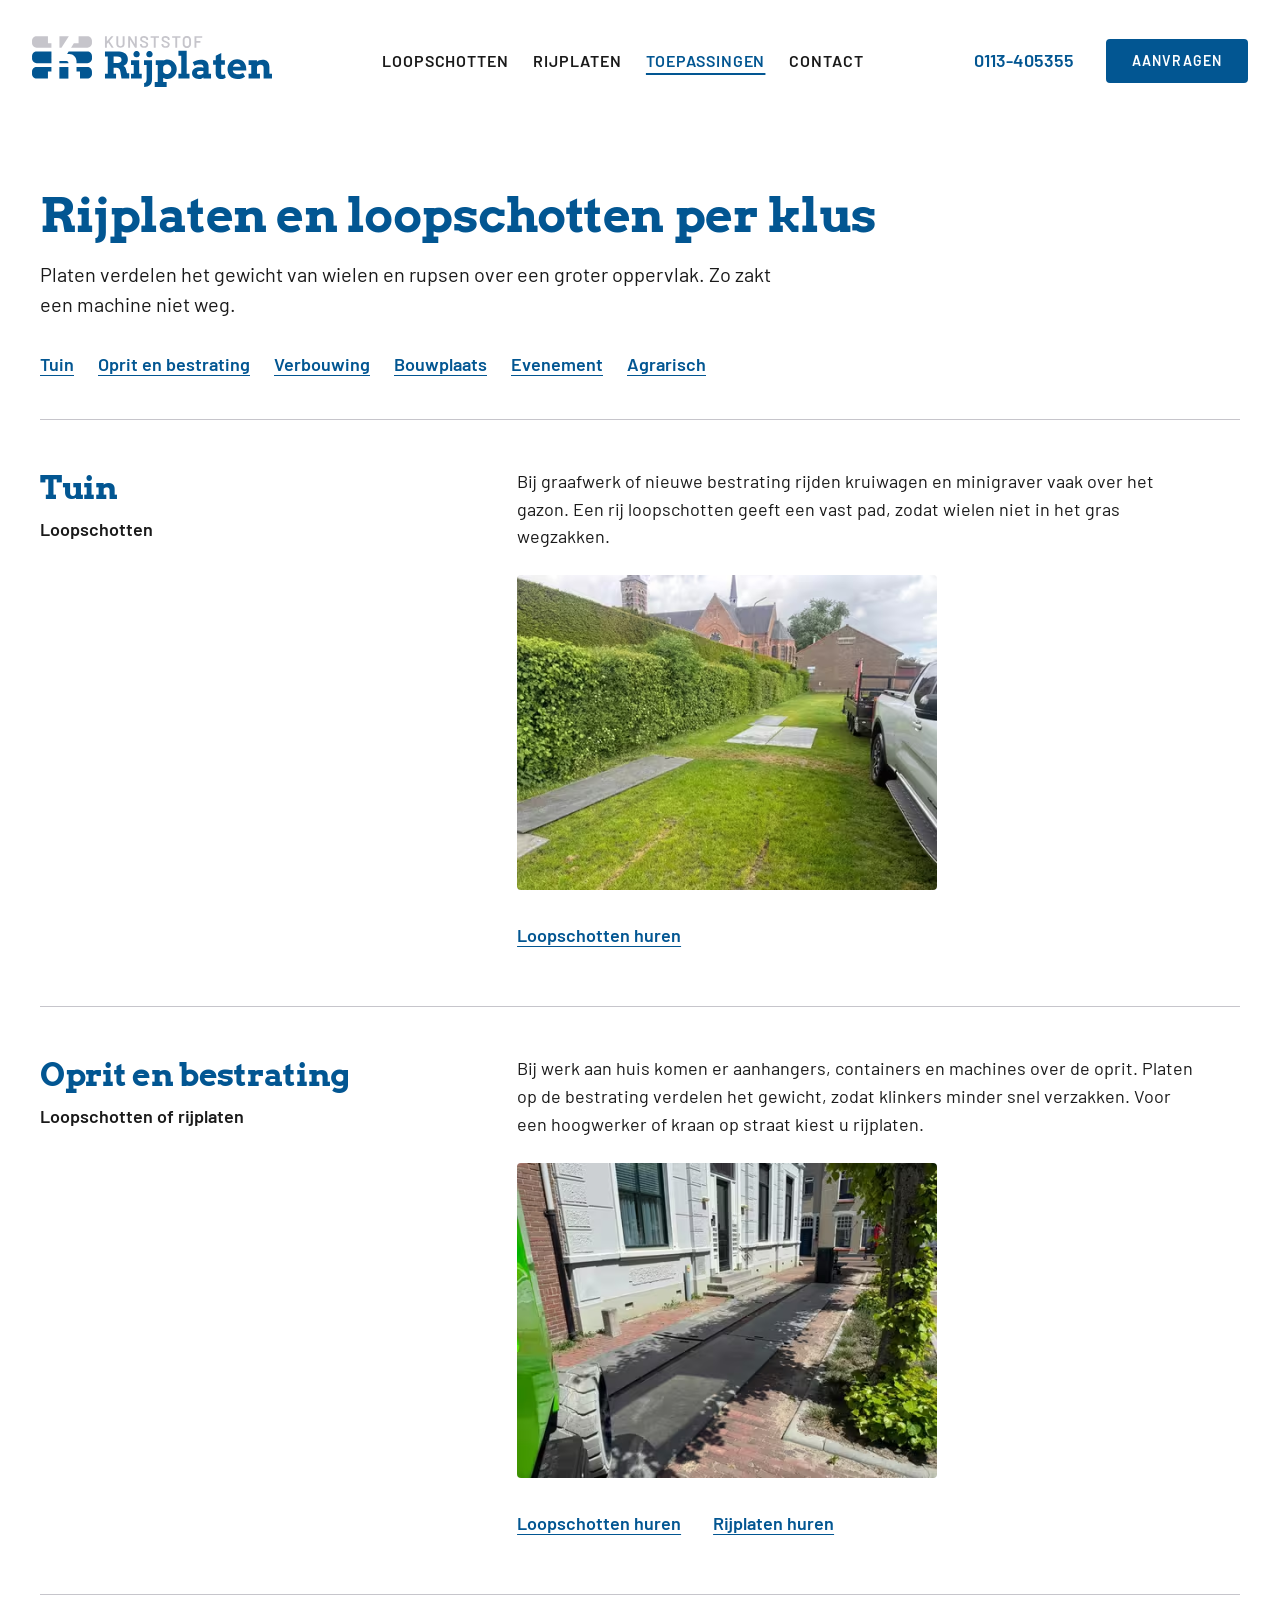
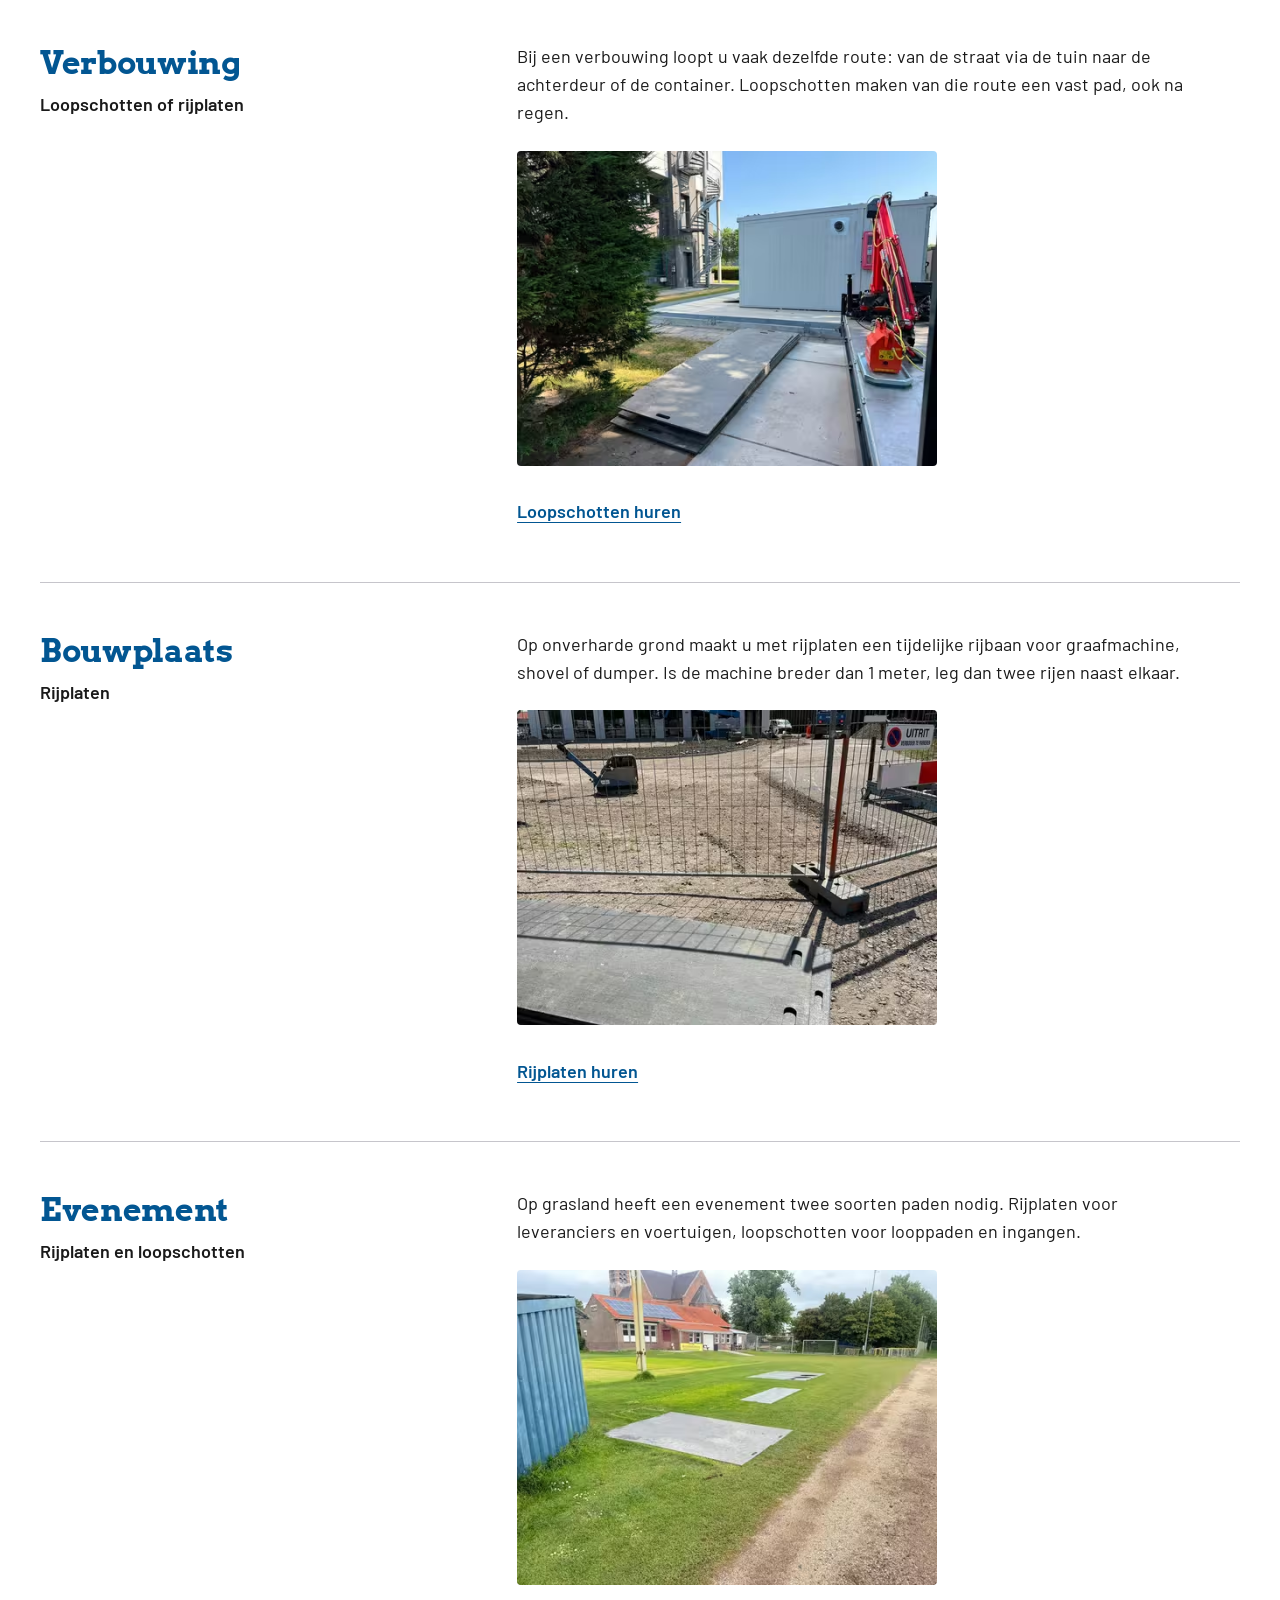
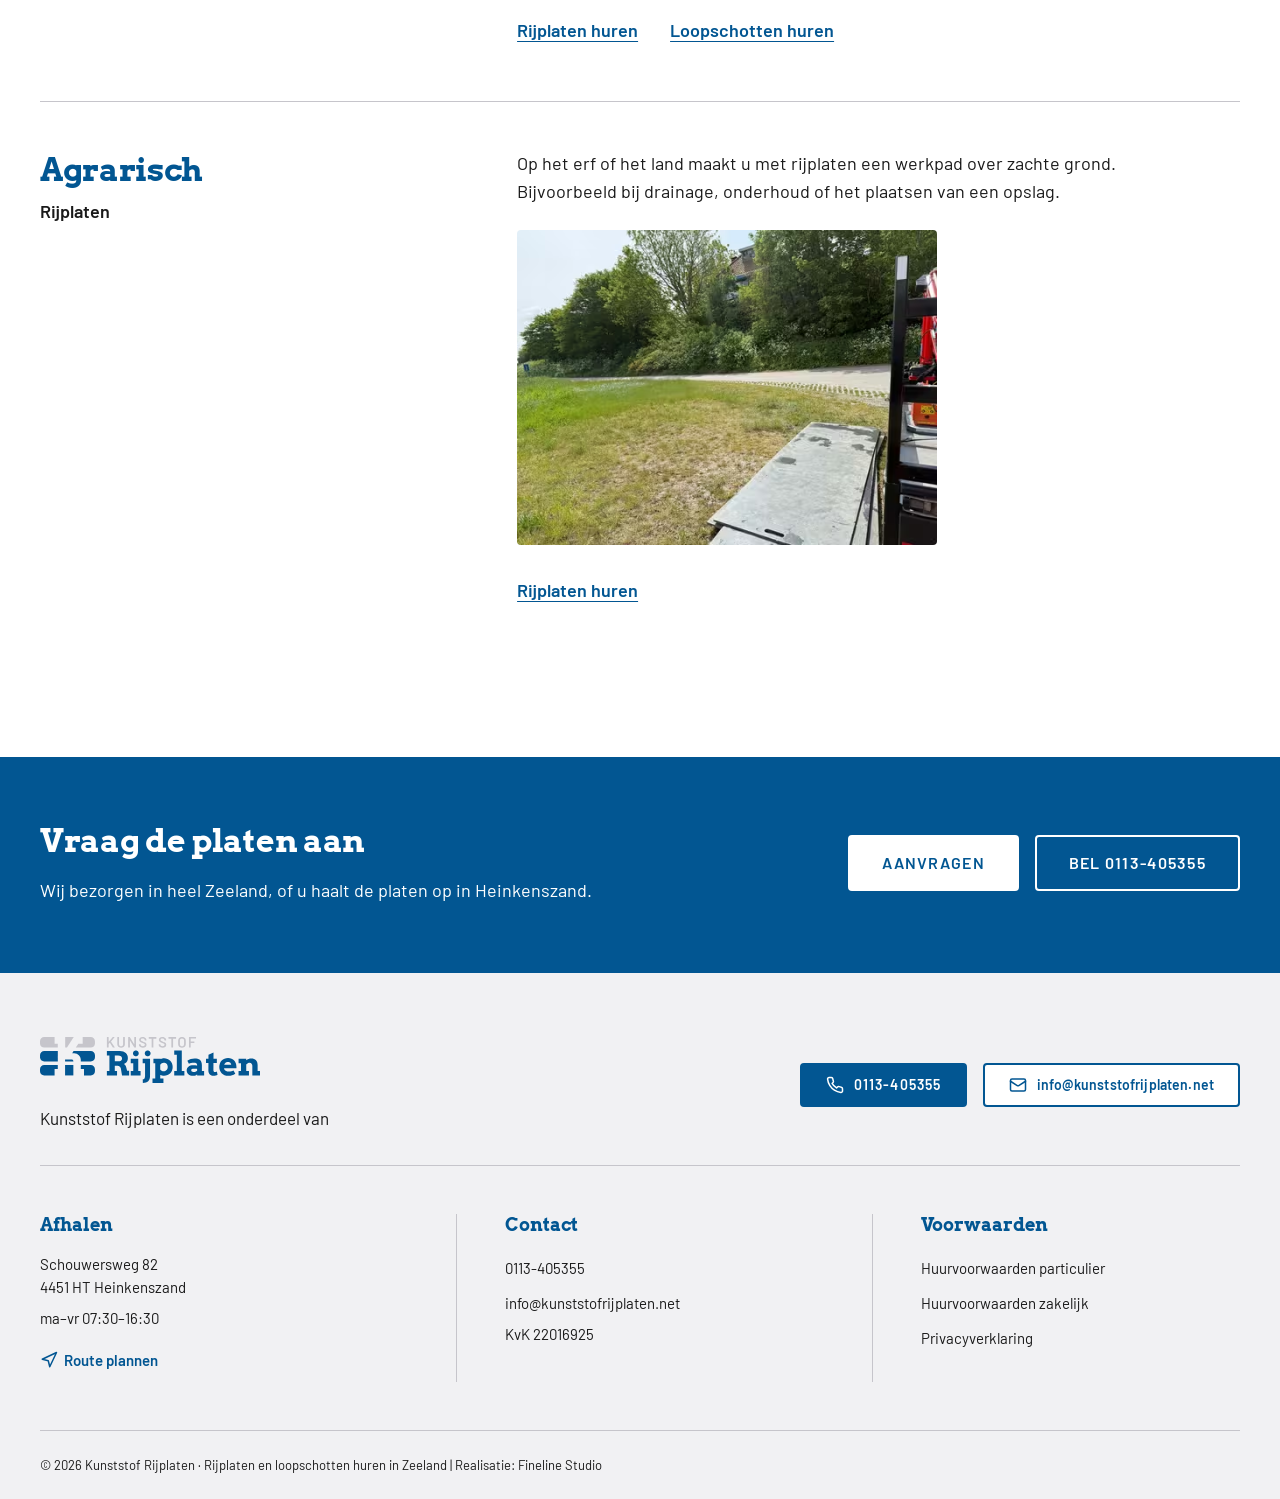
<file: toepassingen.html>
<!doctype html>
<html lang="nl">
<head>
<meta charset="utf-8">
<meta name="viewport" content="width=device-width, initial-scale=1">
<meta http-equiv="Content-Security-Policy" content="default-src 'self'; script-src 'self'; style-src 'self'; img-src 'self'; font-src 'self'; connect-src 'self' https://formspree.io; form-action https://formspree.io; base-uri 'self'; object-src 'none'; upgrade-insecure-requests">
<meta name="referrer" content="strict-origin-when-cross-origin">
<title>Rijplaten voor tuin, oprit, bouw en evenement | Kunststof Rijplaten</title>
<meta name="description" content="Rijplaten en loopschotten voor tuin, oprit en bestrating, verbouwing, bouwplaats, evenement en agrarisch werk.">
<link rel="canonical" href="https://www.kunststofrijplaten.net/toepassingen.html">
<meta property="og:type" content="website">
<meta property="og:url" content="https://www.kunststofrijplaten.net/toepassingen.html">
<meta property="og:title" content="Rijplaten voor tuin, oprit, bouw en evenement | Kunststof Rijplaten">
<meta property="og:description" content="Rijplaten en loopschotten voor tuin, oprit en bestrating, verbouwing, bouwplaats, evenement en agrarisch werk.">
<meta property="og:image" content="https://www.kunststofrijplaten.net/assets/foto/deel.jpg">
<meta property="og:image:width" content="1200">
<meta property="og:image:height" content="630">
<meta property="og:locale" content="nl_NL">
<link rel="icon" href="favicon.svg" type="image/svg+xml">
<link rel="apple-touch-icon" href="apple-touch-icon.png">
<link rel="preload" href="assets/fonts/Arvo-Bold.woff2" as="font" type="font/woff2" crossorigin>
<link rel="preload" href="assets/fonts/Barlow-Regular.woff2" as="font" type="font/woff2" crossorigin>
<script src="assets/js/menu.js" defer></script>
<link rel="stylesheet" href="assets/css/stijl.css">
<script type="application/ld+json">
{
  "@context": "https://schema.org",
  "@graph": [
    {
      "@type": "BreadcrumbList",
      "itemListElement": [
        {
          "@type": "ListItem",
          "position": 1,
          "name": "Home",
          "item": "https://www.kunststofrijplaten.net/"
        },
        {
          "@type": "ListItem",
          "position": 2,
          "name": "Toepassingen",
          "item": "https://www.kunststofrijplaten.net/toepassingen.html"
        }
      ]
    }
  ]
}
</script>
</head>
<body>
<a class="naar-inhoud" href="#inhoud">Naar de inhoud</a>
<header class="kop">
  <div class="binnen kop__binnen">
    <a href="index.html" class="logo">
      <img src="assets/logo/kunststof-rijplaten-logo-primair.svg" alt="Kunststof Rijplaten, naar de homepage" width="240" height="51">
    </a>
    <button class="menuknop" type="button" aria-expanded="false" aria-controls="hoofdmenu" hidden>
      <span class="menuknop__icoon" aria-hidden="true"><span></span><span></span><span></span></span>
      <span class="menuknop__tekst">Menu</span>
    </button>
    <nav class="hoofdmenu" id="hoofdmenu" aria-label="Hoofdmenu">
      <ul>
        <li><a href="loopschotten-huren.html">Loopschotten</a></li>
        <li><a href="rijplaten-huren.html">Rijplaten</a></li>
        <li><a href="toepassingen.html" aria-current="page">Toepassingen</a></li>
        <li><a href="contact.html">Contact</a></li>
      </ul>
    </nav>
    <a class="kop__tel" href="tel:+31113405355"><span class="kop__nummer">0113-405355</span> <span class="kop__tijden">ma–vr 07:30–16:30</span></a>
    <a class="knop kop__knop" href="aanvragen.html">Aanvragen</a>
  </div>
</header>
<main id="inhoud">
<section class="held held--kort">
  <div class="binnen">
    <h1>Rijplaten en loopschotten per klus</h1>
    <p class="inleiding">Platen verdelen het gewicht van wielen en rupsen over een groter oppervlak. Zo zakt een machine niet weg.</p>
    <nav aria-label="Naar klus">
      <ul class="springlinks">
        <li><a href="#tuin">Tuin</a></li>
        <li><a href="#oprit">Oprit en bestrating</a></li>
        <li><a href="#verbouwing">Verbouwing</a></li>
        <li><a href="#bouw">Bouwplaats</a></li>
        <li><a href="#evenement">Evenement</a></li>
        <li><a href="#agrarisch">Agrarisch</a></li>
      </ul>
    </nav>
  </div>
</section>

<div class="binnen toepassingen-lijst">
  <section id="tuin" class="toepassing">
    <div>
      <h2>Tuin</h2>
      <p class="toepassing__product">Loopschotten</p>
    </div>
    <div>
      <p>Bij graafwerk of nieuwe bestrating rijden kruiwagen en minigraver vaak over het gazon. Een rij loopschotten geeft een vast pad, zodat wielen niet in het gras wegzakken.</p>
      <figure class="toepassing__foto">
        <picture class="foto"><source type="image/avif" srcset="assets/foto/tuin-480.avif 480w, assets/foto/tuin-800.avif 800w" sizes="(min-width: 900px) 420px, 100vw"><img src="assets/foto/tuin-480.jpg" srcset="assets/foto/tuin-480.jpg 480w, assets/foto/tuin-800.jpg 800w" sizes="(min-width: 900px) 420px, 100vw" width="800" height="600" alt="Kunststof platen als looproute over een gazon, naast een haag en een kerk." loading="lazy" decoding="async"></picture>
      </figure>
      <div class="links-naast">
        <a class="link-los" href="loopschotten-huren.html">Loopschotten huren</a>
      </div>
    </div>
  </section>

  <section id="oprit" class="toepassing">
    <div>
      <h2>Oprit en bestrating</h2>
      <p class="toepassing__product">Loopschotten of rijplaten</p>
    </div>
    <div>
      <p>Bij werk aan huis komen er aanhangers, containers en machines over de oprit. Platen op de bestrating verdelen het gewicht, zodat klinkers minder snel verzakken. Voor een hoogwerker of kraan op straat kiest u rijplaten.</p>
      <figure class="toepassing__foto">
        <picture class="foto"><source type="image/avif" srcset="assets/foto/oprit-480.avif 480w, assets/foto/oprit-800.avif 800w" sizes="(min-width: 900px) 420px, 100vw"><img src="assets/foto/oprit-480.jpg" srcset="assets/foto/oprit-480.jpg 480w, assets/foto/oprit-800.jpg 800w" sizes="(min-width: 900px) 420px, 100vw" width="800" height="600" alt="Rijplaten over de bestrating van een straat, langs een herenhuis met trappen." loading="lazy" decoding="async"></picture>
      </figure>
      <div class="links-naast">
        <a class="link-los" href="loopschotten-huren.html">Loopschotten huren</a>
        <a class="link-los" href="rijplaten-huren.html">Rijplaten huren</a>
      </div>
    </div>
  </section>

  <section id="verbouwing" class="toepassing">
    <div>
      <h2>Verbouwing</h2>
      <p class="toepassing__product">Loopschotten of rijplaten</p>
    </div>
    <div>
      <p>Bij een verbouwing loopt u vaak dezelfde route: van de straat via de tuin naar de achterdeur of de container. Loopschotten maken van die route een vast pad, ook na regen.</p>
      <figure class="toepassing__foto">
        <picture class="foto"><source type="image/avif" srcset="assets/foto/verbouwing-480.avif 480w, assets/foto/verbouwing-800.avif 800w" sizes="(min-width: 900px) 420px, 100vw"><img src="assets/foto/verbouwing-480.jpg" srcset="assets/foto/verbouwing-480.jpg 480w, assets/foto/verbouwing-800.jpg 800w" sizes="(min-width: 900px) 420px, 100vw" width="800" height="600" alt="Stapel kunststof platen op bestrating naast een bouwunit, met de laadkraan op de aanhanger." loading="lazy" decoding="async"></picture>
      </figure>
      <div class="links-naast">
        <a class="link-los" href="loopschotten-huren.html">Loopschotten huren</a>
      </div>
    </div>
  </section>

  <section id="bouw" class="toepassing">
    <div>
      <h2>Bouwplaats</h2>
      <p class="toepassing__product">Rijplaten</p>
    </div>
    <div>
      <p>Op onverharde grond maakt u met rijplaten een tijdelijke rijbaan voor graafmachine, shovel of dumper. Is de machine breder dan 1 meter, leg dan twee rijen naast elkaar.</p>
      <figure class="toepassing__foto">
        <picture class="foto"><source type="image/avif" srcset="assets/foto/bouw-480.avif 480w, assets/foto/bouw-800.avif 800w" sizes="(min-width: 900px) 420px, 100vw"><img src="assets/foto/bouw-480.jpg" srcset="assets/foto/bouw-480.jpg 480w, assets/foto/bouw-800.jpg 800w" sizes="(min-width: 900px) 420px, 100vw" width="800" height="600" alt="Rijplaten op een bouwplaats, achter een hek, met een trilplaat op de achtergrond." loading="lazy" decoding="async"></picture>
      </figure>
      <div class="links-naast">
        <a class="link-los" href="rijplaten-huren.html">Rijplaten huren</a>
      </div>
    </div>
  </section>

  <section id="evenement" class="toepassing">
    <div>
      <h2>Evenement</h2>
      <p class="toepassing__product">Rijplaten en loopschotten</p>
    </div>
    <div>
      <p>Op grasland heeft een evenement twee soorten paden nodig. Rijplaten voor leveranciers en voertuigen, loopschotten voor looppaden en ingangen.</p>
      <figure class="toepassing__foto">
        <picture class="foto"><source type="image/avif" srcset="assets/foto/evenement-480.avif 480w, assets/foto/evenement-800.avif 800w" sizes="(min-width: 900px) 420px, 100vw"><img src="assets/foto/evenement-480.jpg" srcset="assets/foto/evenement-480.jpg 480w, assets/foto/evenement-800.jpg 800w" sizes="(min-width: 900px) 420px, 100vw" width="800" height="600" alt="Rijplaten op een grasveld bij een sportpark, met een kerk op de achtergrond." loading="lazy" decoding="async"></picture>
      </figure>
      <div class="links-naast">
        <a class="link-los" href="rijplaten-huren.html">Rijplaten huren</a>
        <a class="link-los" href="loopschotten-huren.html">Loopschotten huren</a>
      </div>
    </div>
  </section>

  <section id="agrarisch" class="toepassing">
    <div>
      <h2>Agrarisch</h2>
      <p class="toepassing__product">Rijplaten</p>
    </div>
    <div>
      <p>Op het erf of het land maakt u met rijplaten een werkpad over zachte grond. Bijvoorbeeld bij drainage, onderhoud of het plaatsen van een opslag.</p>
      <figure class="toepassing__foto">
        <picture class="foto"><source type="image/avif" srcset="assets/foto/agrarisch-480.avif 480w, assets/foto/agrarisch-800.avif 800w" sizes="(min-width: 900px) 420px, 100vw"><img src="assets/foto/agrarisch-480.jpg" srcset="assets/foto/agrarisch-480.jpg 480w, assets/foto/agrarisch-800.jpg 800w" sizes="(min-width: 900px) 420px, 100vw" width="800" height="600" alt="Stapel rijplaten naast de aanhanger op een grasstrook langs een dijkweg." loading="lazy" decoding="async"></picture>
      </figure>
      <div class="links-naast">
        <a class="link-los" href="rijplaten-huren.html">Rijplaten huren</a>
      </div>
    </div>
  </section>
</div>
<section class="slot blauw-vlak">
  <div class="binnen slot__raster">
    <div>
      <h2>Vraag de platen aan</h2>
      <p>Wij bezorgen in heel Zeeland, of u haalt de platen op in Heinkenszand.</p>
    </div>
    <div class="knoppen">
      <a class="knop knop--groot" href="aanvragen.html">Aanvragen</a>
      <a class="knop knop--groot knop--secundair" href="tel:+31113405355">Bel 0113-405355</a>
    </div>
  </div>
</section>
</main>
<footer class="voet">
  <div class="binnen">
    <div class="voet__top">
      <div class="voet__merk">
        <a href="index.html" class="voet__logo">
          <img src="assets/logo/kunststof-rijplaten-logo-primair.svg" alt="Kunststof Rijplaten, naar de homepage" width="200" height="42" loading="lazy">
        </a>
        <p class="voet__kamps">Kunststof Rijplaten is een onderdeel <span class="geen-afbreking">van <a href="https://www.kampsstraalbedrijf.nl/"><img src="assets/logo/kamps-logo-blauw.svg" alt="Kamps" width="64" height="16" loading="lazy"></a></span></p>
      </div>
      <div class="voet__acties">
        <a class="knop knop--ico" href="tel:+31113405355"><svg class="ico" viewBox="0 0 24 24" aria-hidden="true" focusable="false"><path d="M22 16.92v3a2 2 0 0 1-2.18 2 19.79 19.79 0 0 1-8.63-3.07 19.5 19.5 0 0 1-6-6 19.79 19.79 0 0 1-3.07-8.67A2 2 0 0 1 4.11 2h3a2 2 0 0 1 2 1.72c.13.96.36 1.9.7 2.81a2 2 0 0 1-.45 2.11L8.09 9.91a16 16 0 0 0 6 6l1.27-1.27a2 2 0 0 1 2.11-.45c.91.34 1.85.57 2.81.7A2 2 0 0 1 22 16.92Z"/></svg>0113-405355</a>
        <a class="knop knop--secundair knop--ico knop--geen-hoofdletters" href="mailto:info@kunststofrijplaten.net"><svg class="ico" viewBox="0 0 24 24" aria-hidden="true" focusable="false"><rect x="2" y="4" width="20" height="16" rx="2"/><path d="m22 7-8.97 5.7a1.94 1.94 0 0 1-2.06 0L2 7"/></svg>info@kunststofrijplaten.net</a>
      </div>
    </div>
    <div class="voet__raster">
      <div>
        <h2>Afhalen</h2>
        <address>Schouwersweg 82<br>4451 HT Heinkenszand</address>
        <p>ma–vr 07:30–16:30</p>
        <a class="voet__route" href="https://www.google.com/maps/dir/?api=1&amp;destination=Schouwersweg%2082%2C%204451%20HT%20Heinkenszand"><svg class="ico" viewBox="0 0 24 24" aria-hidden="true" focusable="false"><path d="M3 11 22 2l-9 19-2-8-8-2Z"/></svg>Route plannen</a>
      </div>
      <div>
        <h2>Contact</h2>
        <ul>
          <li><a href="tel:+31113405355">0113-405355</a></li>
          <li><a href="mailto:info@kunststofrijplaten.net">info@kunststofrijplaten.net</a></li>
          <li>KvK 22016925</li>
        </ul>
      </div>
      <div>
        <h2>Voorwaarden</h2>
        <ul>
          <li><a href="voorwaarden-particulier.html">Huurvoorwaarden particulier</a></li>
          <li><a href="voorwaarden-zakelijk.html">Huurvoorwaarden zakelijk</a></li>
          <li><a href="privacy.html">Privacyverklaring</a></li>
        </ul>
      </div>
    </div>
    <p class="voet__onder">© 2026 Kunststof Rijplaten · Rijplaten en loopschotten huren in Zeeland | Realisatie: <a class="voet__maker" href="https://www.finelinestudio.nl">Fineline Studio</a></p>
  </div>
</footer>
</body>
</html>
</file>
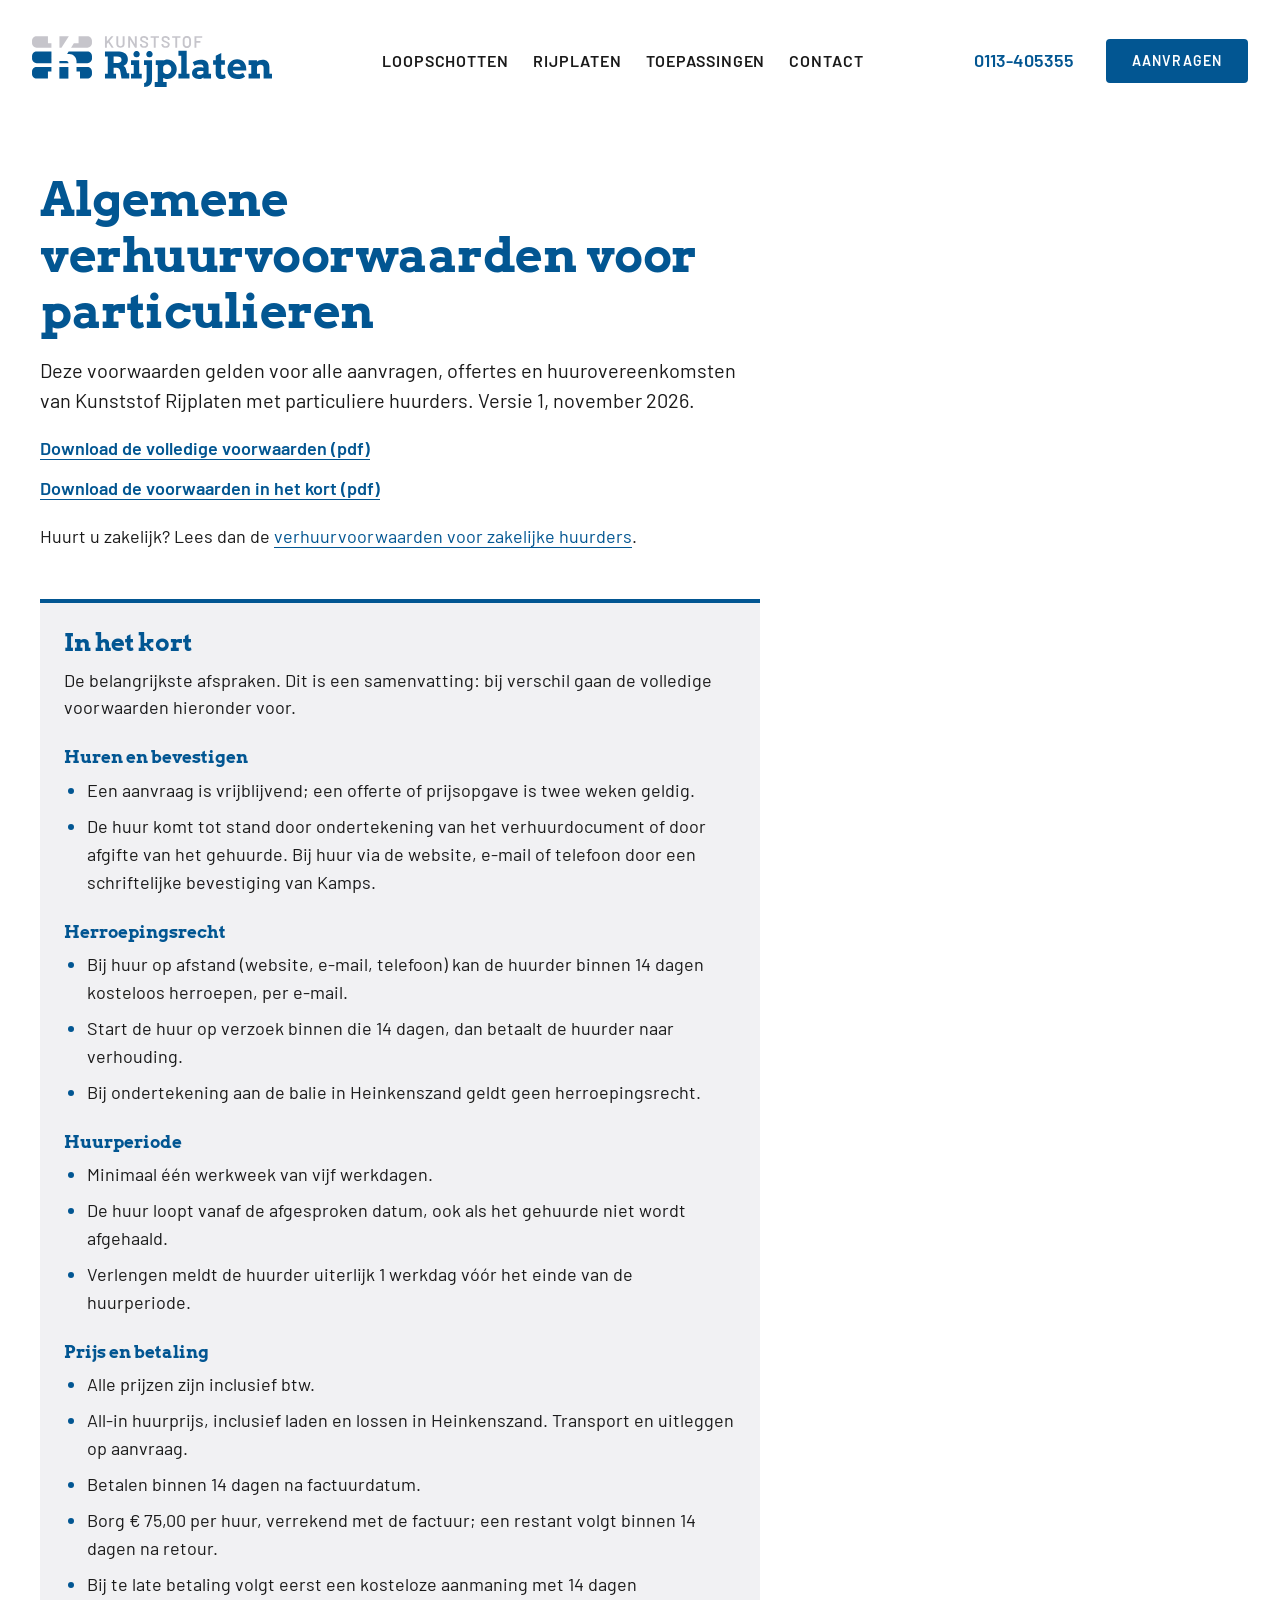
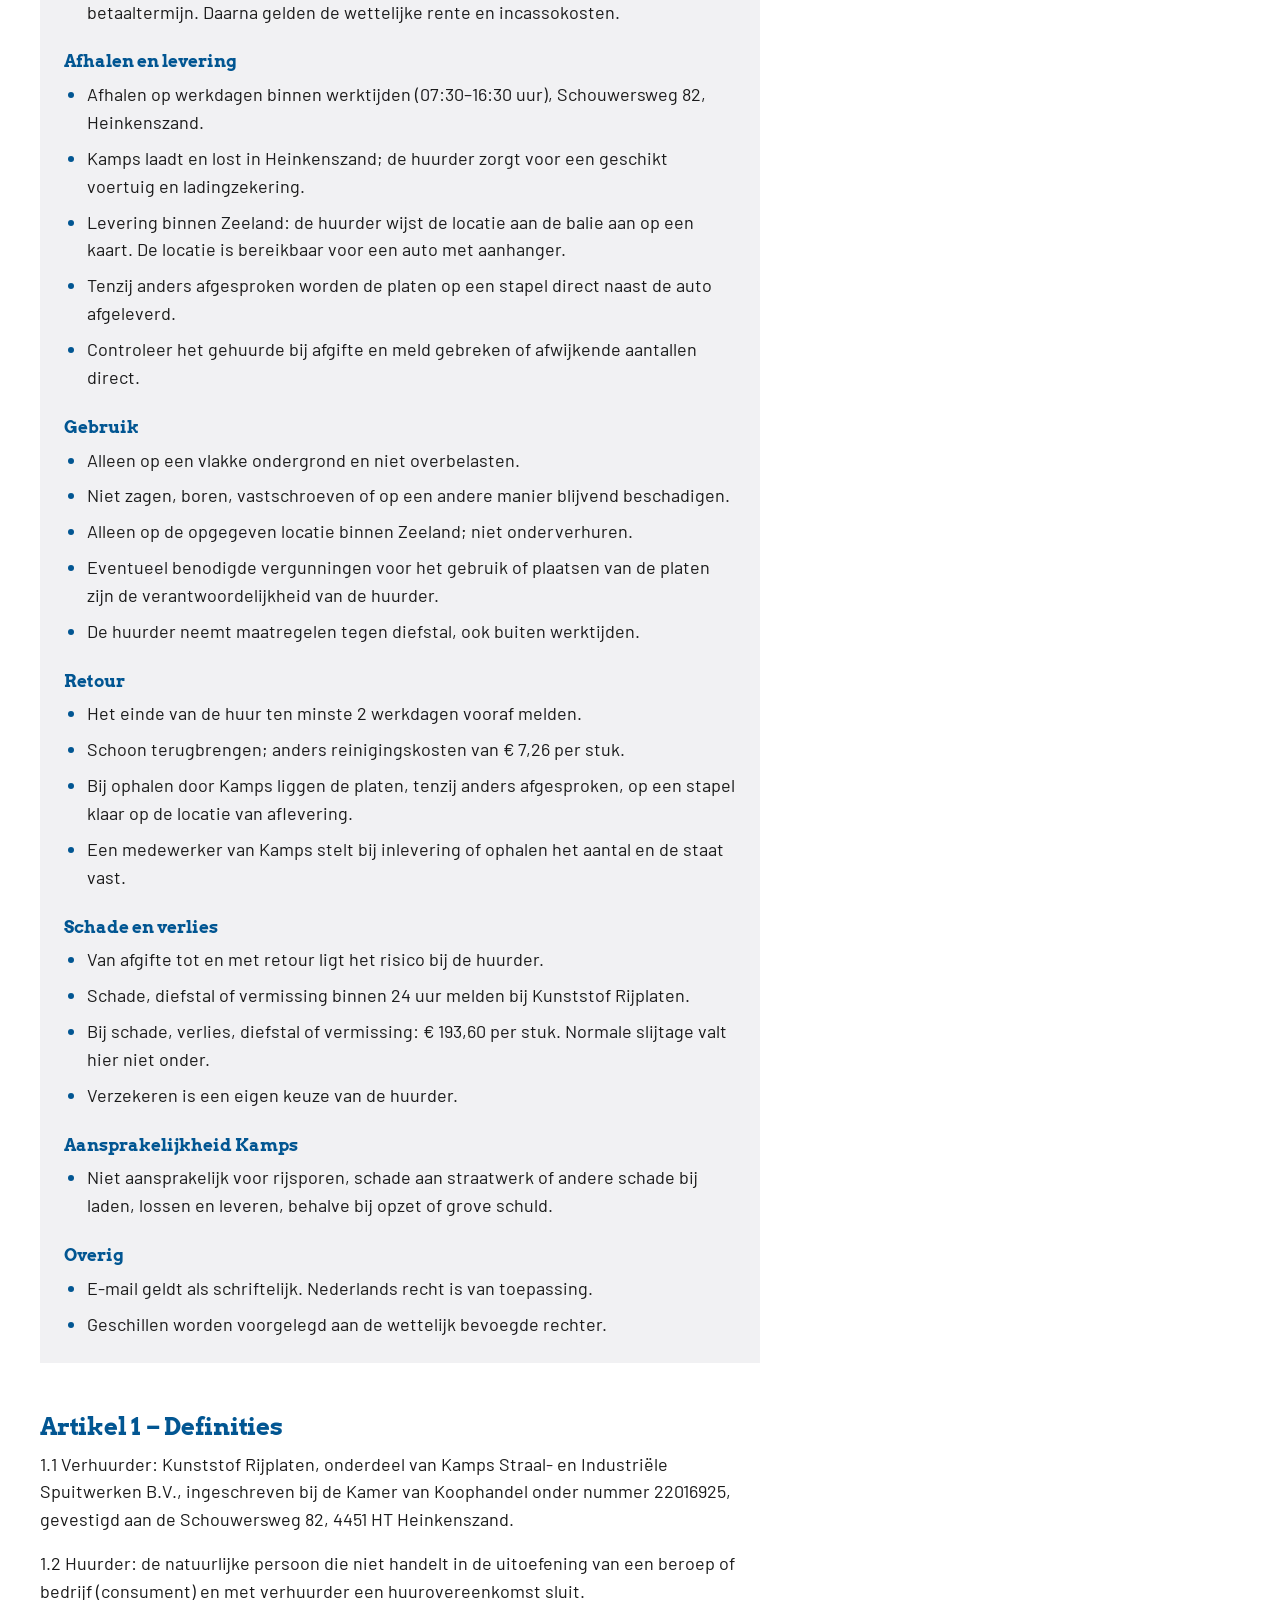
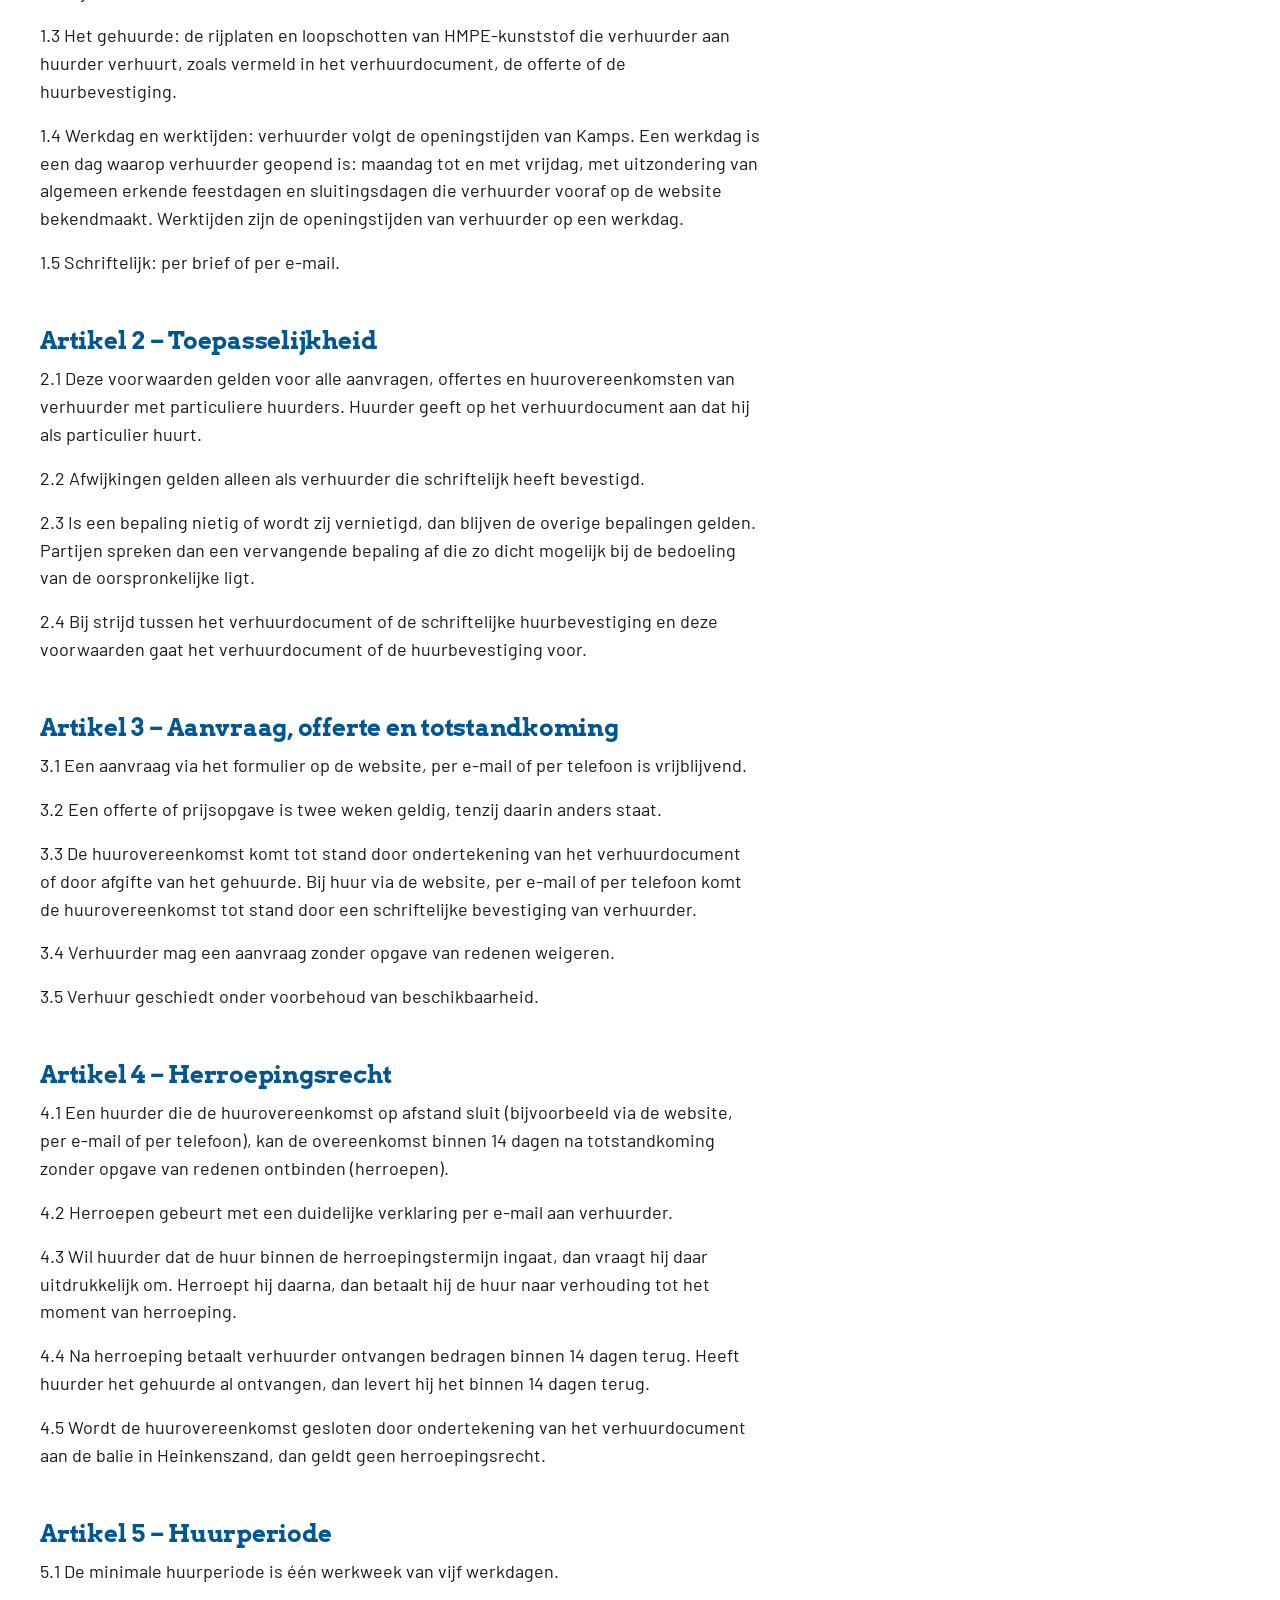
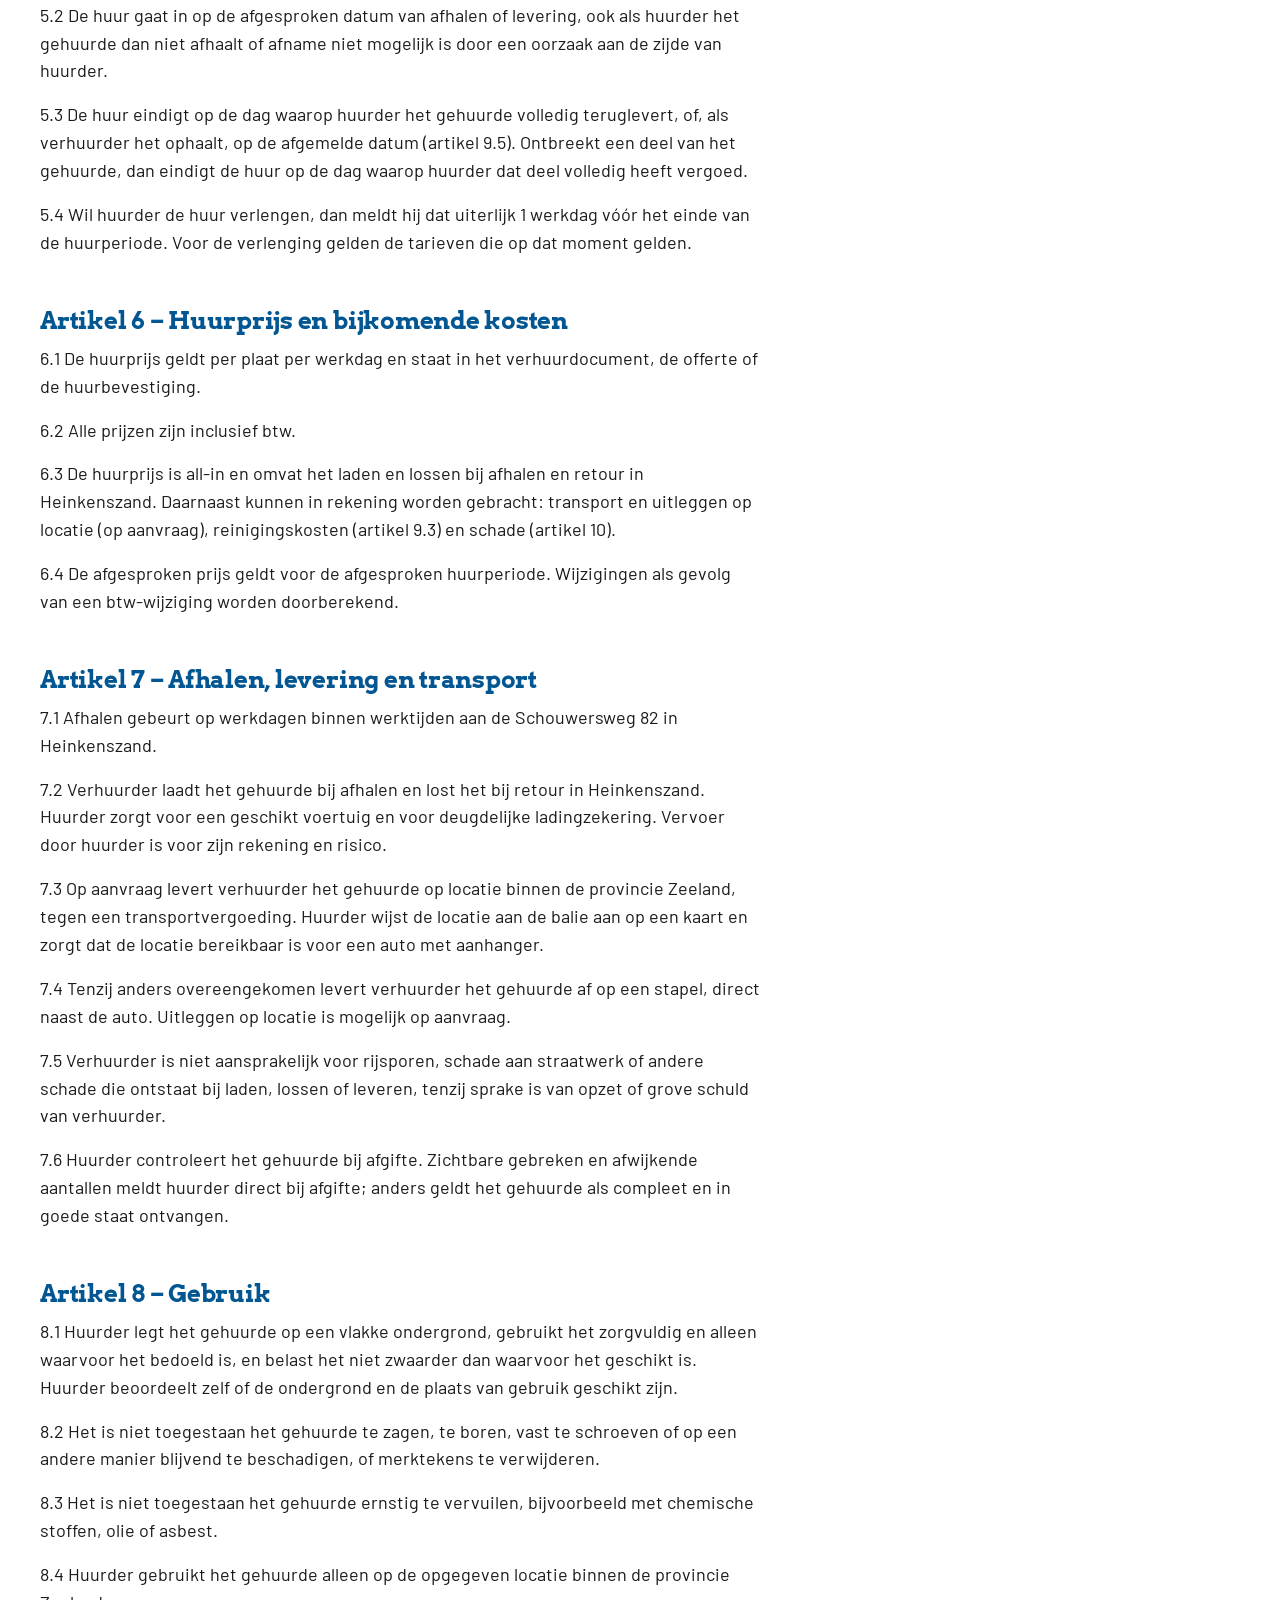
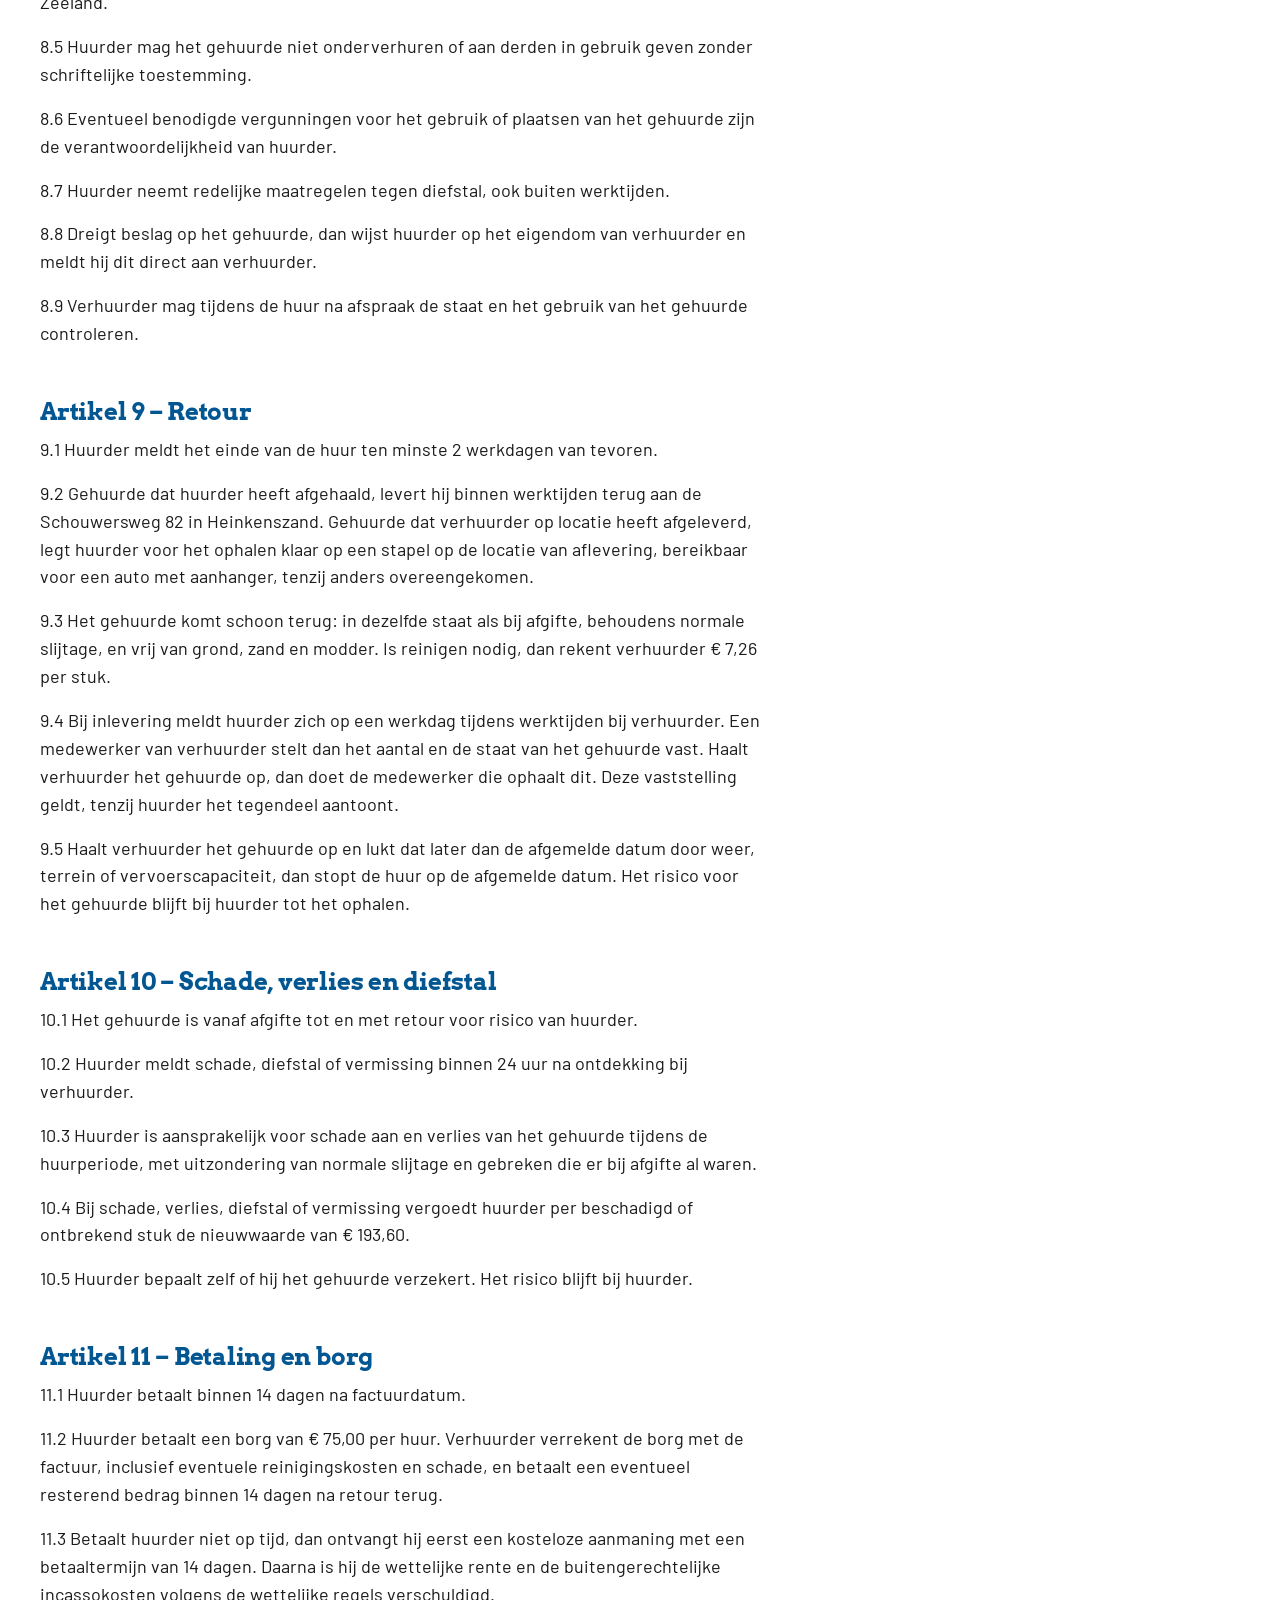
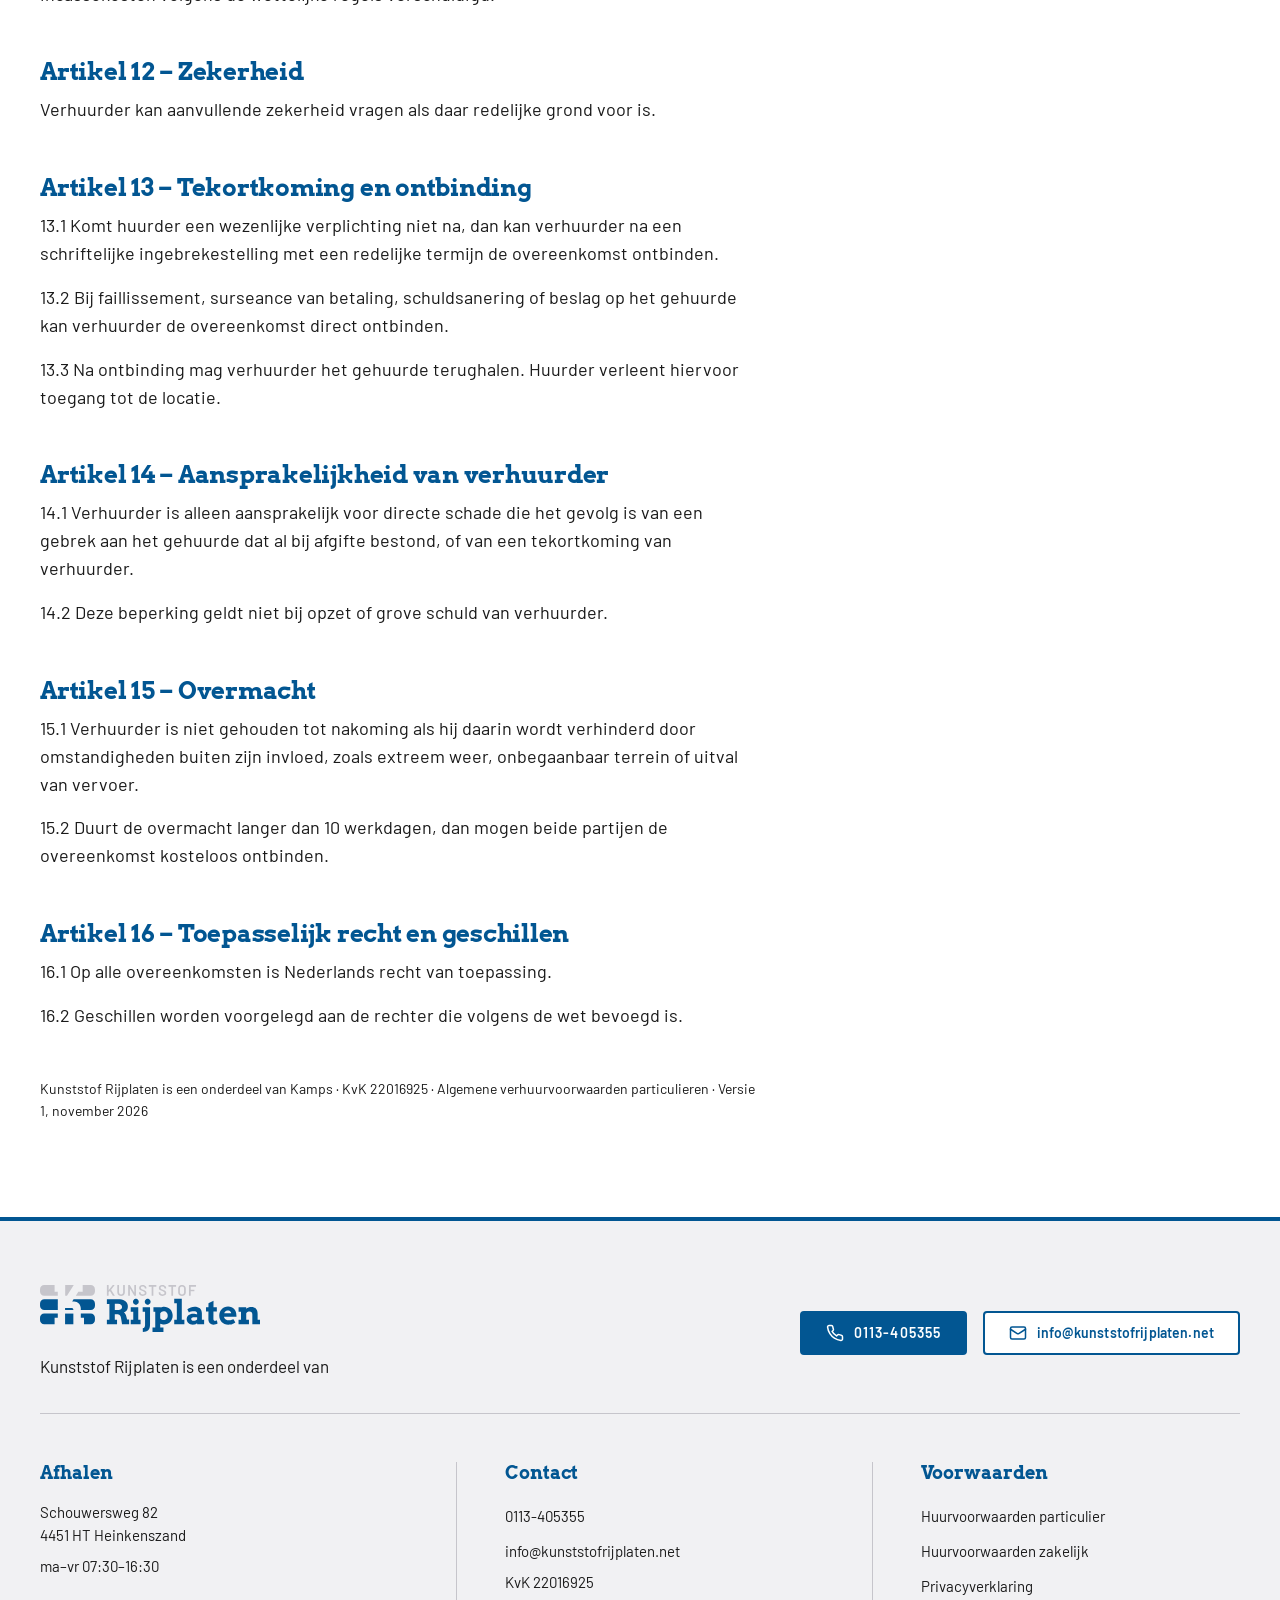
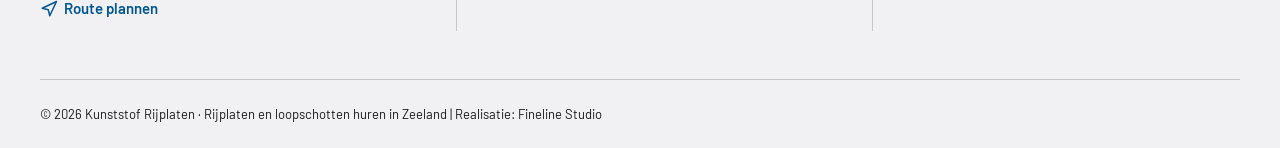
<file: voorwaarden-particulier.html>
<!doctype html>
<html lang="nl">
<head>
<meta charset="utf-8">
<meta name="viewport" content="width=device-width, initial-scale=1">
<meta http-equiv="Content-Security-Policy" content="default-src 'self'; script-src 'self'; style-src 'self'; img-src 'self'; font-src 'self'; connect-src 'self' https://formspree.io; form-action https://formspree.io; base-uri 'self'; object-src 'none'; upgrade-insecure-requests">
<meta name="referrer" content="strict-origin-when-cross-origin">
<title>Verhuurvoorwaarden particulieren | Kunststof Rijplaten</title>
<meta name="description" content="De algemene verhuurvoorwaarden van Kunststof Rijplaten voor particulieren die rijplaten of loopschotten huren (versie 1, november 2026).">
<link rel="canonical" href="https://www.kunststofrijplaten.net/voorwaarden-particulier.html">
<meta property="og:type" content="website">
<meta property="og:url" content="https://www.kunststofrijplaten.net/voorwaarden-particulier.html">
<meta property="og:title" content="Verhuurvoorwaarden particulieren | Kunststof Rijplaten">
<meta property="og:description" content="De algemene verhuurvoorwaarden van Kunststof Rijplaten voor particulieren die rijplaten of loopschotten huren (versie 1, november 2026).">
<meta property="og:image" content="https://www.kunststofrijplaten.net/assets/foto/deel.jpg">
<meta property="og:image:width" content="1200">
<meta property="og:image:height" content="630">
<meta property="og:locale" content="nl_NL">
<link rel="icon" href="favicon.svg" type="image/svg+xml">
<link rel="apple-touch-icon" href="apple-touch-icon.png">
<link rel="preload" href="assets/fonts/Arvo-Bold.woff2" as="font" type="font/woff2" crossorigin>
<link rel="preload" href="assets/fonts/Barlow-Regular.woff2" as="font" type="font/woff2" crossorigin>
<script src="assets/js/menu.js" defer></script>
<link rel="stylesheet" href="assets/css/stijl.css">
</head>
<body>
<a class="naar-inhoud" href="#inhoud">Naar de inhoud</a>
<header class="kop">
  <div class="binnen kop__binnen">
    <a href="index.html" class="logo">
      <img src="assets/logo/kunststof-rijplaten-logo-primair.svg" alt="Kunststof Rijplaten, naar de homepage" width="240" height="51">
    </a>
    <button class="menuknop" type="button" aria-expanded="false" aria-controls="hoofdmenu" hidden>
      <span class="menuknop__icoon" aria-hidden="true"><span></span><span></span><span></span></span>
      <span class="menuknop__tekst">Menu</span>
    </button>
    <nav class="hoofdmenu" id="hoofdmenu" aria-label="Hoofdmenu">
      <ul>
        <li><a href="loopschotten-huren.html">Loopschotten</a></li>
        <li><a href="rijplaten-huren.html">Rijplaten</a></li>
        <li><a href="toepassingen.html">Toepassingen</a></li>
        <li><a href="contact.html">Contact</a></li>
      </ul>
    </nav>
    <a class="kop__tel" href="tel:+31113405355"><span class="kop__nummer">0113-405355</span> <span class="kop__tijden">ma–vr 07:30–16:30</span></a>
    <a class="knop kop__knop" href="aanvragen.html">Aanvragen</a>
  </div>
</header>
<main id="inhoud">
<article class="binnen tekstpagina">
  <h1>Algemene verhuurvoorwaarden voor particulieren</h1>
  <p class="inleiding">Deze voorwaarden gelden voor alle aanvragen, offertes en huurovereenkomsten van Kunststof Rijplaten met particuliere huurders. Versie 1, november 2026.</p>
  <ul class="downloads">
    <li><a href="assets/pdf/Algemene-verhuurvoorwaarden-particulier-Kunststof-Rijplaten.pdf">Download de volledige voorwaarden (pdf)</a></li>
    <li><a href="assets/pdf/Huurvoorwaarden-kort-particulier-Kunststof-Rijplaten.pdf">Download de voorwaarden in het kort (pdf)</a></li>
  </ul>
  <p>Huurt u zakelijk? Lees dan de <a href="voorwaarden-zakelijk.html">verhuurvoorwaarden voor zakelijke huurders</a>.</p>

  <section class="kort" aria-labelledby="kort-titel">
    <h2 id="kort-titel">In het kort</h2>
    <p>De belangrijkste afspraken. Dit is een samenvatting: bij verschil gaan de volledige voorwaarden hieronder voor.</p>
    <h3>Huren en bevestigen</h3>
    <ul class="opsomming">
      <li>Een aanvraag is vrijblijvend; een offerte of prijsopgave is twee weken geldig.</li>
      <li>De huur komt tot stand door ondertekening van het verhuurdocument of door afgifte van het gehuurde. Bij huur via de website, e-mail of telefoon door een schriftelijke bevestiging van Kamps.</li>
    </ul>
    <h3>Herroepingsrecht</h3>
    <ul class="opsomming">
      <li>Bij huur op afstand (website, e-mail, telefoon) kan de huurder binnen 14 dagen kosteloos herroepen, per e-mail.</li>
      <li>Start de huur op verzoek binnen die 14 dagen, dan betaalt de huurder naar verhouding.</li>
      <li>Bij ondertekening aan de balie in Heinkenszand geldt geen herroepingsrecht.</li>
    </ul>
    <h3>Huurperiode</h3>
    <ul class="opsomming">
      <li>Minimaal één werkweek van vijf werkdagen.</li>
      <li>De huur loopt vanaf de afgesproken datum, ook als het gehuurde niet wordt afgehaald.</li>
      <li>Verlengen meldt de huurder uiterlijk 1 werkdag vóór het einde van de huurperiode.</li>
    </ul>
    <h3>Prijs en betaling</h3>
    <ul class="opsomming">
      <li>Alle prijzen zijn inclusief btw.</li>
      <li>All-in huurprijs, inclusief laden en lossen in Heinkenszand. Transport en uitleggen op aanvraag.</li>
      <li>Betalen binnen 14 dagen na factuurdatum.</li>
      <li>Borg € 75,00 per huur, verrekend met de factuur; een restant volgt binnen 14 dagen na retour.</li>
      <li>Bij te late betaling volgt eerst een kosteloze aanmaning met 14 dagen betaaltermijn. Daarna gelden de wettelijke rente en incassokosten.</li>
    </ul>
    <h3>Afhalen en levering</h3>
    <ul class="opsomming">
      <li>Afhalen op werkdagen binnen werktijden (07:30–16:30 uur), Schouwersweg 82, Heinkenszand.</li>
      <li>Kamps laadt en lost in Heinkenszand; de huurder zorgt voor een geschikt voertuig en ladingzekering.</li>
      <li>Levering binnen Zeeland: de huurder wijst de locatie aan de balie aan op een kaart. De locatie is bereikbaar voor een auto met aanhanger.</li>
      <li>Tenzij anders afgesproken worden de platen op een stapel direct naast de auto afgeleverd.</li>
      <li>Controleer het gehuurde bij afgifte en meld gebreken of afwijkende aantallen direct.</li>
    </ul>
    <h3>Gebruik</h3>
    <ul class="opsomming">
      <li>Alleen op een vlakke ondergrond en niet overbelasten.</li>
      <li>Niet zagen, boren, vastschroeven of op een andere manier blijvend beschadigen.</li>
      <li>Alleen op de opgegeven locatie binnen Zeeland; niet onderverhuren.</li>
      <li>Eventueel benodigde vergunningen voor het gebruik of plaatsen van de platen zijn de verantwoordelijkheid van de huurder.</li>
      <li>De huurder neemt maatregelen tegen diefstal, ook buiten werktijden.</li>
    </ul>
    <h3>Retour</h3>
    <ul class="opsomming">
      <li>Het einde van de huur ten minste 2 werkdagen vooraf melden.</li>
      <li>Schoon terugbrengen; anders reinigingskosten van € 7,26 per stuk.</li>
      <li>Bij ophalen door Kamps liggen de platen, tenzij anders afgesproken, op een stapel klaar op de locatie van aflevering.</li>
      <li>Een medewerker van Kamps stelt bij inlevering of ophalen het aantal en de staat vast.</li>
    </ul>
    <h3>Schade en verlies</h3>
    <ul class="opsomming">
      <li>Van afgifte tot en met retour ligt het risico bij de huurder.</li>
      <li>Schade, diefstal of vermissing binnen 24 uur melden bij Kunststof Rijplaten.</li>
      <li>Bij schade, verlies, diefstal of vermissing: € 193,60 per stuk. Normale slijtage valt hier niet onder.</li>
      <li>Verzekeren is een eigen keuze van de huurder.</li>
    </ul>
    <h3>Aansprakelijkheid Kamps</h3>
    <ul class="opsomming">
      <li>Niet aansprakelijk voor rijsporen, schade aan straatwerk of andere schade bij laden, lossen en leveren, behalve bij opzet of grove schuld.</li>
    </ul>
    <h3>Overig</h3>
    <ul class="opsomming">
      <li>E-mail geldt als schriftelijk. Nederlands recht is van toepassing.</li>
      <li>Geschillen worden voorgelegd aan de wettelijk bevoegde rechter.</li>
    </ul>
  </section>

  <h2 id="artikel-1">Artikel 1 – Definities</h2>
  <p>1.1 Verhuurder: Kunststof Rijplaten, onderdeel van Kamps Straal- en Industriële Spuitwerken B.V., ingeschreven bij de Kamer van Koophandel onder nummer 22016925, gevestigd aan de Schouwersweg 82, 4451 HT Heinkenszand.</p>
  <p>1.2 Huurder: de natuurlijke persoon die niet handelt in de uitoefening van een beroep of bedrijf (consument) en met verhuurder een huurovereenkomst sluit.</p>
  <p>1.3 Het gehuurde: de rijplaten en loopschotten van HMPE-kunststof die verhuurder aan huurder verhuurt, zoals vermeld in het verhuurdocument, de offerte of de huurbevestiging.</p>
  <p>1.4 Werkdag en werktijden: verhuurder volgt de openingstijden van Kamps. Een werkdag is een dag waarop verhuurder geopend is: maandag tot en met vrijdag, met uitzondering van algemeen erkende feestdagen en sluitingsdagen die verhuurder vooraf op de website bekendmaakt. Werktijden zijn de openingstijden van verhuurder op een werkdag.</p>
  <p>1.5 Schriftelijk: per brief of per e-mail.</p>

  <h2 id="artikel-2">Artikel 2 – Toepasselijkheid</h2>
  <p>2.1 Deze voorwaarden gelden voor alle aanvragen, offertes en huurovereenkomsten van verhuurder met particuliere huurders. Huurder geeft op het verhuurdocument aan dat hij als particulier huurt.</p>
  <p>2.2 Afwijkingen gelden alleen als verhuurder die schriftelijk heeft bevestigd.</p>
  <p>2.3 Is een bepaling nietig of wordt zij vernietigd, dan blijven de overige bepalingen gelden. Partijen spreken dan een vervangende bepaling af die zo dicht mogelijk bij de bedoeling van de oorspronkelijke ligt.</p>
  <p>2.4 Bij strijd tussen het verhuurdocument of de schriftelijke huurbevestiging en deze voorwaarden gaat het verhuurdocument of de huurbevestiging voor.</p>

  <h2 id="artikel-3">Artikel 3 – Aanvraag, offerte en totstandkoming</h2>
  <p>3.1 Een aanvraag via het formulier op de website, per e-mail of per telefoon is vrijblijvend.</p>
  <p>3.2 Een offerte of prijsopgave is twee weken geldig, tenzij daarin anders staat.</p>
  <p>3.3 De huurovereenkomst komt tot stand door ondertekening van het verhuurdocument of door afgifte van het gehuurde. Bij huur via de website, per e-mail of per telefoon komt de huurovereenkomst tot stand door een schriftelijke bevestiging van verhuurder.</p>
  <p>3.4 Verhuurder mag een aanvraag zonder opgave van redenen weigeren.</p>
  <p>3.5 Verhuur geschiedt onder voorbehoud van beschikbaarheid.</p>

  <h2 id="artikel-4">Artikel 4 – Herroepingsrecht</h2>
  <p>4.1 Een huurder die de huurovereenkomst op afstand sluit (bijvoorbeeld via de website, per e-mail of per telefoon), kan de overeenkomst binnen 14 dagen na totstandkoming zonder opgave van redenen ontbinden (herroepen).</p>
  <p>4.2 Herroepen gebeurt met een duidelijke verklaring per e-mail aan verhuurder.</p>
  <p>4.3 Wil huurder dat de huur binnen de herroepingstermijn ingaat, dan vraagt hij daar uitdrukkelijk om. Herroept hij daarna, dan betaalt hij de huur naar verhouding tot het moment van herroeping.</p>
  <p>4.4 Na herroeping betaalt verhuurder ontvangen bedragen binnen 14 dagen terug. Heeft huurder het gehuurde al ontvangen, dan levert hij het binnen 14 dagen terug.</p>
  <p>4.5 Wordt de huurovereenkomst gesloten door ondertekening van het verhuurdocument aan de balie in Heinkenszand, dan geldt geen herroepingsrecht.</p>

  <h2 id="artikel-5">Artikel 5 – Huurperiode</h2>
  <p>5.1 De minimale huurperiode is één werkweek van vijf werkdagen.</p>
  <p>5.2 De huur gaat in op de afgesproken datum van afhalen of levering, ook als huurder het gehuurde dan niet afhaalt of afname niet mogelijk is door een oorzaak aan de zijde van huurder.</p>
  <p>5.3 De huur eindigt op de dag waarop huurder het gehuurde volledig teruglevert, of, als verhuurder het ophaalt, op de afgemelde datum (artikel 9.5). Ontbreekt een deel van het gehuurde, dan eindigt de huur op de dag waarop huurder dat deel volledig heeft vergoed.</p>
  <p>5.4 Wil huurder de huur verlengen, dan meldt hij dat uiterlijk 1 werkdag vóór het einde van de huurperiode. Voor de verlenging gelden de tarieven die op dat moment gelden.</p>

  <h2 id="artikel-6">Artikel 6 – Huurprijs en bijkomende kosten</h2>
  <p>6.1 De huurprijs geldt per plaat per werkdag en staat in het verhuurdocument, de offerte of de huurbevestiging.</p>
  <p>6.2 Alle prijzen zijn inclusief btw.</p>
  <p>6.3 De huurprijs is all-in en omvat het laden en lossen bij afhalen en retour in Heinkenszand. Daarnaast kunnen in rekening worden gebracht: transport en uitleggen op locatie (op aanvraag), reinigingskosten (artikel 9.3) en schade (artikel 10).</p>
  <p>6.4 De afgesproken prijs geldt voor de afgesproken huurperiode. Wijzigingen als gevolg van een btw-wijziging worden doorberekend.</p>

  <h2 id="artikel-7">Artikel 7 – Afhalen, levering en transport</h2>
  <p>7.1 Afhalen gebeurt op werkdagen binnen werktijden aan de Schouwersweg 82 in Heinkenszand.</p>
  <p>7.2 Verhuurder laadt het gehuurde bij afhalen en lost het bij retour in Heinkenszand. Huurder zorgt voor een geschikt voertuig en voor deugdelijke ladingzekering. Vervoer door huurder is voor zijn rekening en risico.</p>
  <p>7.3 Op aanvraag levert verhuurder het gehuurde op locatie binnen de provincie Zeeland, tegen een transportvergoeding. Huurder wijst de locatie aan de balie aan op een kaart en zorgt dat de locatie bereikbaar is voor een auto met aanhanger.</p>
  <p>7.4 Tenzij anders overeengekomen levert verhuurder het gehuurde af op een stapel, direct naast de auto. Uitleggen op locatie is mogelijk op aanvraag.</p>
  <p>7.5 Verhuurder is niet aansprakelijk voor rijsporen, schade aan straatwerk of andere schade die ontstaat bij laden, lossen of leveren, tenzij sprake is van opzet of grove schuld van verhuurder.</p>
  <p>7.6 Huurder controleert het gehuurde bij afgifte. Zichtbare gebreken en afwijkende aantallen meldt huurder direct bij afgifte; anders geldt het gehuurde als compleet en in goede staat ontvangen.</p>

  <h2 id="artikel-8">Artikel 8 – Gebruik</h2>
  <p>8.1 Huurder legt het gehuurde op een vlakke ondergrond, gebruikt het zorgvuldig en alleen waarvoor het bedoeld is, en belast het niet zwaarder dan waarvoor het geschikt is. Huurder beoordeelt zelf of de ondergrond en de plaats van gebruik geschikt zijn.</p>
  <p>8.2 Het is niet toegestaan het gehuurde te zagen, te boren, vast te schroeven of op een andere manier blijvend te beschadigen, of merktekens te verwijderen.</p>
  <p>8.3 Het is niet toegestaan het gehuurde ernstig te vervuilen, bijvoorbeeld met chemische stoffen, olie of asbest.</p>
  <p>8.4 Huurder gebruikt het gehuurde alleen op de opgegeven locatie binnen de provincie Zeeland.</p>
  <p>8.5 Huurder mag het gehuurde niet onderverhuren of aan derden in gebruik geven zonder schriftelijke toestemming.</p>
  <p>8.6 Eventueel benodigde vergunningen voor het gebruik of plaatsen van het gehuurde zijn de verantwoordelijkheid van huurder.</p>
  <p>8.7 Huurder neemt redelijke maatregelen tegen diefstal, ook buiten werktijden.</p>
  <p>8.8 Dreigt beslag op het gehuurde, dan wijst huurder op het eigendom van verhuurder en meldt hij dit direct aan verhuurder.</p>
  <p>8.9 Verhuurder mag tijdens de huur na afspraak de staat en het gebruik van het gehuurde controleren.</p>

  <h2 id="artikel-9">Artikel 9 – Retour</h2>
  <p>9.1 Huurder meldt het einde van de huur ten minste 2 werkdagen van tevoren.</p>
  <p>9.2 Gehuurde dat huurder heeft afgehaald, levert hij binnen werktijden terug aan de Schouwersweg 82 in Heinkenszand. Gehuurde dat verhuurder op locatie heeft afgeleverd, legt huurder voor het ophalen klaar op een stapel op de locatie van aflevering, bereikbaar voor een auto met aanhanger, tenzij anders overeengekomen.</p>
  <p>9.3 Het gehuurde komt schoon terug: in dezelfde staat als bij afgifte, behoudens normale slijtage, en vrij van grond, zand en modder. Is reinigen nodig, dan rekent verhuurder € 7,26 per stuk.</p>
  <p>9.4 Bij inlevering meldt huurder zich op een werkdag tijdens werktijden bij verhuurder. Een medewerker van verhuurder stelt dan het aantal en de staat van het gehuurde vast. Haalt verhuurder het gehuurde op, dan doet de medewerker die ophaalt dit. Deze vaststelling geldt, tenzij huurder het tegendeel aantoont.</p>
  <p>9.5 Haalt verhuurder het gehuurde op en lukt dat later dan de afgemelde datum door weer, terrein of vervoerscapaciteit, dan stopt de huur op de afgemelde datum. Het risico voor het gehuurde blijft bij huurder tot het ophalen.</p>

  <h2 id="artikel-10">Artikel 10 – Schade, verlies en diefstal</h2>
  <p>10.1 Het gehuurde is vanaf afgifte tot en met retour voor risico van huurder.</p>
  <p>10.2 Huurder meldt schade, diefstal of vermissing binnen 24 uur na ontdekking bij verhuurder.</p>
  <p>10.3 Huurder is aansprakelijk voor schade aan en verlies van het gehuurde tijdens de huurperiode, met uitzondering van normale slijtage en gebreken die er bij afgifte al waren.</p>
  <p>10.4 Bij schade, verlies, diefstal of vermissing vergoedt huurder per beschadigd of ontbrekend stuk de nieuwwaarde van € 193,60.</p>
  <p>10.5 Huurder bepaalt zelf of hij het gehuurde verzekert. Het risico blijft bij huurder.</p>

  <h2 id="artikel-11">Artikel 11 – Betaling en borg</h2>
  <p>11.1 Huurder betaalt binnen 14 dagen na factuurdatum.</p>
  <p>11.2 Huurder betaalt een borg van € 75,00 per huur. Verhuurder verrekent de borg met de factuur, inclusief eventuele reinigingskosten en schade, en betaalt een eventueel resterend bedrag binnen 14 dagen na retour terug.</p>
  <p>11.3 Betaalt huurder niet op tijd, dan ontvangt hij eerst een kosteloze aanmaning met een betaaltermijn van 14 dagen. Daarna is hij de wettelijke rente en de buitengerechtelijke incassokosten volgens de wettelijke regels verschuldigd.</p>

  <h2 id="artikel-12">Artikel 12 – Zekerheid</h2>
  <p>Verhuurder kan aanvullende zekerheid vragen als daar redelijke grond voor is.</p>

  <h2 id="artikel-13">Artikel 13 – Tekortkoming en ontbinding</h2>
  <p>13.1 Komt huurder een wezenlijke verplichting niet na, dan kan verhuurder na een schriftelijke ingebrekestelling met een redelijke termijn de overeenkomst ontbinden.</p>
  <p>13.2 Bij faillissement, surseance van betaling, schuldsanering of beslag op het gehuurde kan verhuurder de overeenkomst direct ontbinden.</p>
  <p>13.3 Na ontbinding mag verhuurder het gehuurde terughalen. Huurder verleent hiervoor toegang tot de locatie.</p>

  <h2 id="artikel-14">Artikel 14 – Aansprakelijkheid van verhuurder</h2>
  <p>14.1 Verhuurder is alleen aansprakelijk voor directe schade die het gevolg is van een gebrek aan het gehuurde dat al bij afgifte bestond, of van een tekortkoming van verhuurder.</p>
  <p>14.2 Deze beperking geldt niet bij opzet of grove schuld van verhuurder.</p>

  <h2 id="artikel-15">Artikel 15 – Overmacht</h2>
  <p>15.1 Verhuurder is niet gehouden tot nakoming als hij daarin wordt verhinderd door omstandigheden buiten zijn invloed, zoals extreem weer, onbegaanbaar terrein of uitval van vervoer.</p>
  <p>15.2 Duurt de overmacht langer dan 10 werkdagen, dan mogen beide partijen de overeenkomst kosteloos ontbinden.</p>

  <h2 id="artikel-16">Artikel 16 – Toepasselijk recht en geschillen</h2>
  <p>16.1 Op alle overeenkomsten is Nederlands recht van toepassing.</p>
  <p>16.2 Geschillen worden voorgelegd aan de rechter die volgens de wet bevoegd is.</p>

  <p class="voetnoot">Kunststof Rijplaten is een onderdeel van Kamps · KvK 22016925 · Algemene verhuurvoorwaarden particulieren · Versie 1, november 2026</p>
</article>
</main>
<footer class="voet">
  <div class="binnen">
    <div class="voet__top">
      <div class="voet__merk">
        <a href="index.html" class="voet__logo">
          <img src="assets/logo/kunststof-rijplaten-logo-primair.svg" alt="Kunststof Rijplaten, naar de homepage" width="200" height="42" loading="lazy">
        </a>
        <p class="voet__kamps">Kunststof Rijplaten is een onderdeel <span class="geen-afbreking">van <a href="https://www.kampsstraalbedrijf.nl/"><img src="assets/logo/kamps-logo-blauw.svg" alt="Kamps" width="64" height="16" loading="lazy"></a></span></p>
      </div>
      <div class="voet__acties">
        <a class="knop knop--ico" href="tel:+31113405355"><svg class="ico" viewBox="0 0 24 24" aria-hidden="true" focusable="false"><path d="M22 16.92v3a2 2 0 0 1-2.18 2 19.79 19.79 0 0 1-8.63-3.07 19.5 19.5 0 0 1-6-6 19.79 19.79 0 0 1-3.07-8.67A2 2 0 0 1 4.11 2h3a2 2 0 0 1 2 1.72c.13.96.36 1.9.7 2.81a2 2 0 0 1-.45 2.11L8.09 9.91a16 16 0 0 0 6 6l1.27-1.27a2 2 0 0 1 2.11-.45c.91.34 1.85.57 2.81.7A2 2 0 0 1 22 16.92Z"/></svg>0113-405355</a>
        <a class="knop knop--secundair knop--ico knop--geen-hoofdletters" href="mailto:info@kunststofrijplaten.net"><svg class="ico" viewBox="0 0 24 24" aria-hidden="true" focusable="false"><rect x="2" y="4" width="20" height="16" rx="2"/><path d="m22 7-8.97 5.7a1.94 1.94 0 0 1-2.06 0L2 7"/></svg>info@kunststofrijplaten.net</a>
      </div>
    </div>
    <div class="voet__raster">
      <div>
        <h2>Afhalen</h2>
        <address>Schouwersweg 82<br>4451 HT Heinkenszand</address>
        <p>ma–vr 07:30–16:30</p>
        <a class="voet__route" href="https://www.google.com/maps/dir/?api=1&amp;destination=Schouwersweg%2082%2C%204451%20HT%20Heinkenszand"><svg class="ico" viewBox="0 0 24 24" aria-hidden="true" focusable="false"><path d="M3 11 22 2l-9 19-2-8-8-2Z"/></svg>Route plannen</a>
      </div>
      <div>
        <h2>Contact</h2>
        <ul>
          <li><a href="tel:+31113405355">0113-405355</a></li>
          <li><a href="mailto:info@kunststofrijplaten.net">info@kunststofrijplaten.net</a></li>
          <li>KvK 22016925</li>
        </ul>
      </div>
      <div>
        <h2>Voorwaarden</h2>
        <ul>
          <li><a href="voorwaarden-particulier.html">Huurvoorwaarden particulier</a></li>
          <li><a href="voorwaarden-zakelijk.html">Huurvoorwaarden zakelijk</a></li>
          <li><a href="privacy.html">Privacyverklaring</a></li>
        </ul>
      </div>
    </div>
    <p class="voet__onder">© 2026 Kunststof Rijplaten · Rijplaten en loopschotten huren in Zeeland | Realisatie: <a class="voet__maker" href="https://www.finelinestudio.nl">Fineline Studio</a></p>
  </div>
</footer>
</body>
</html>
</file>
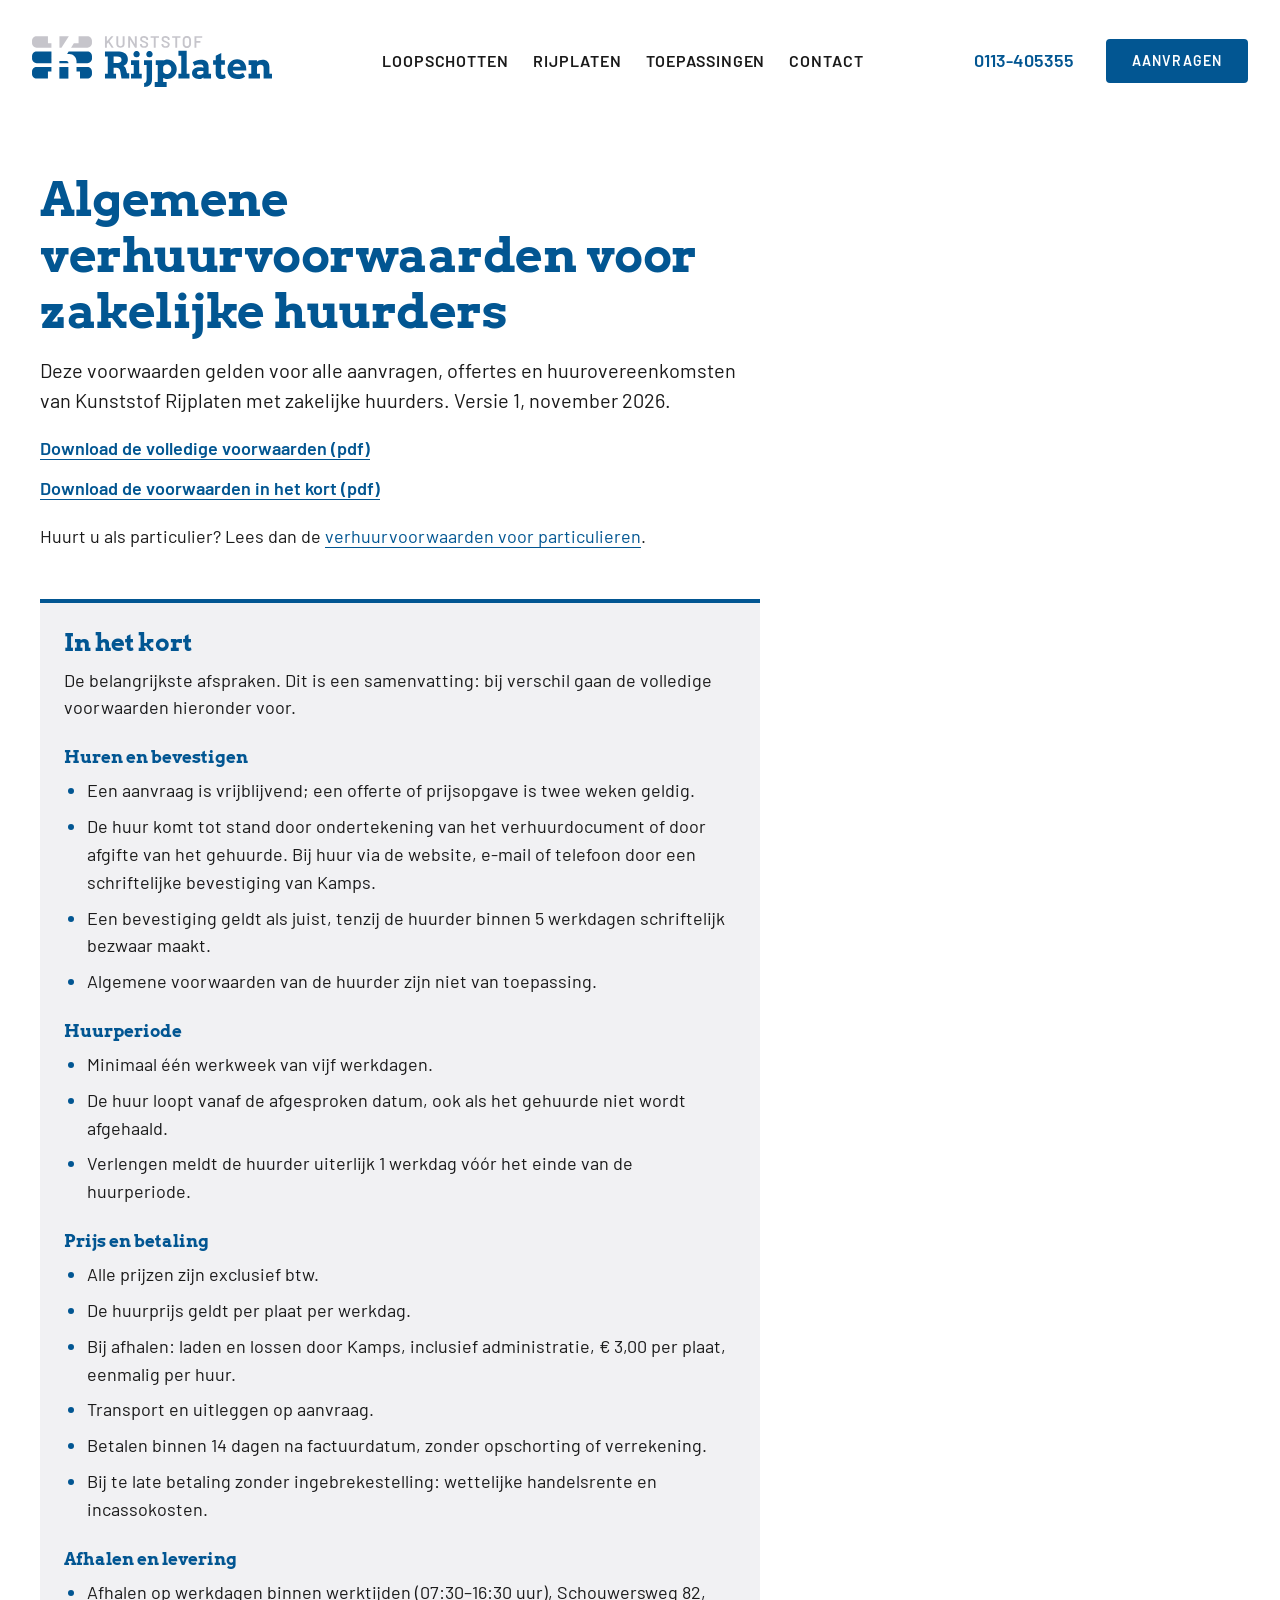
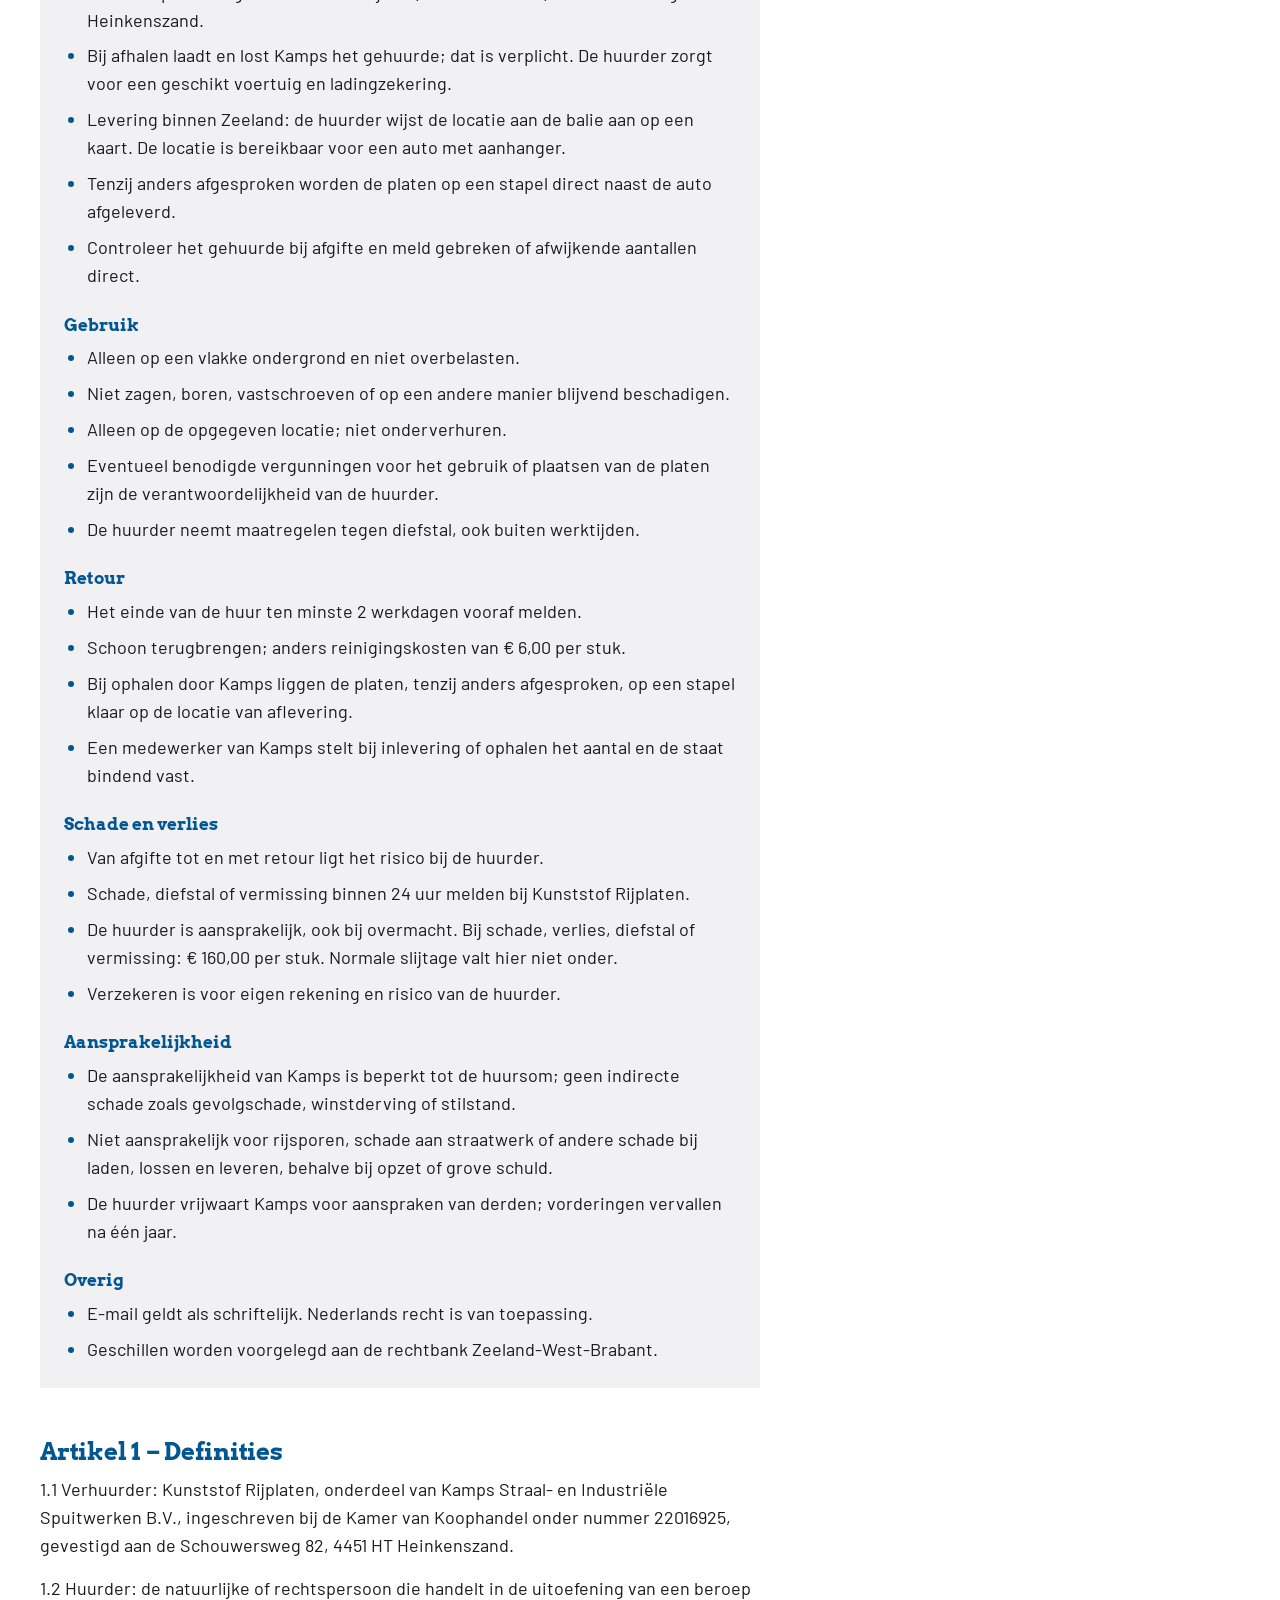
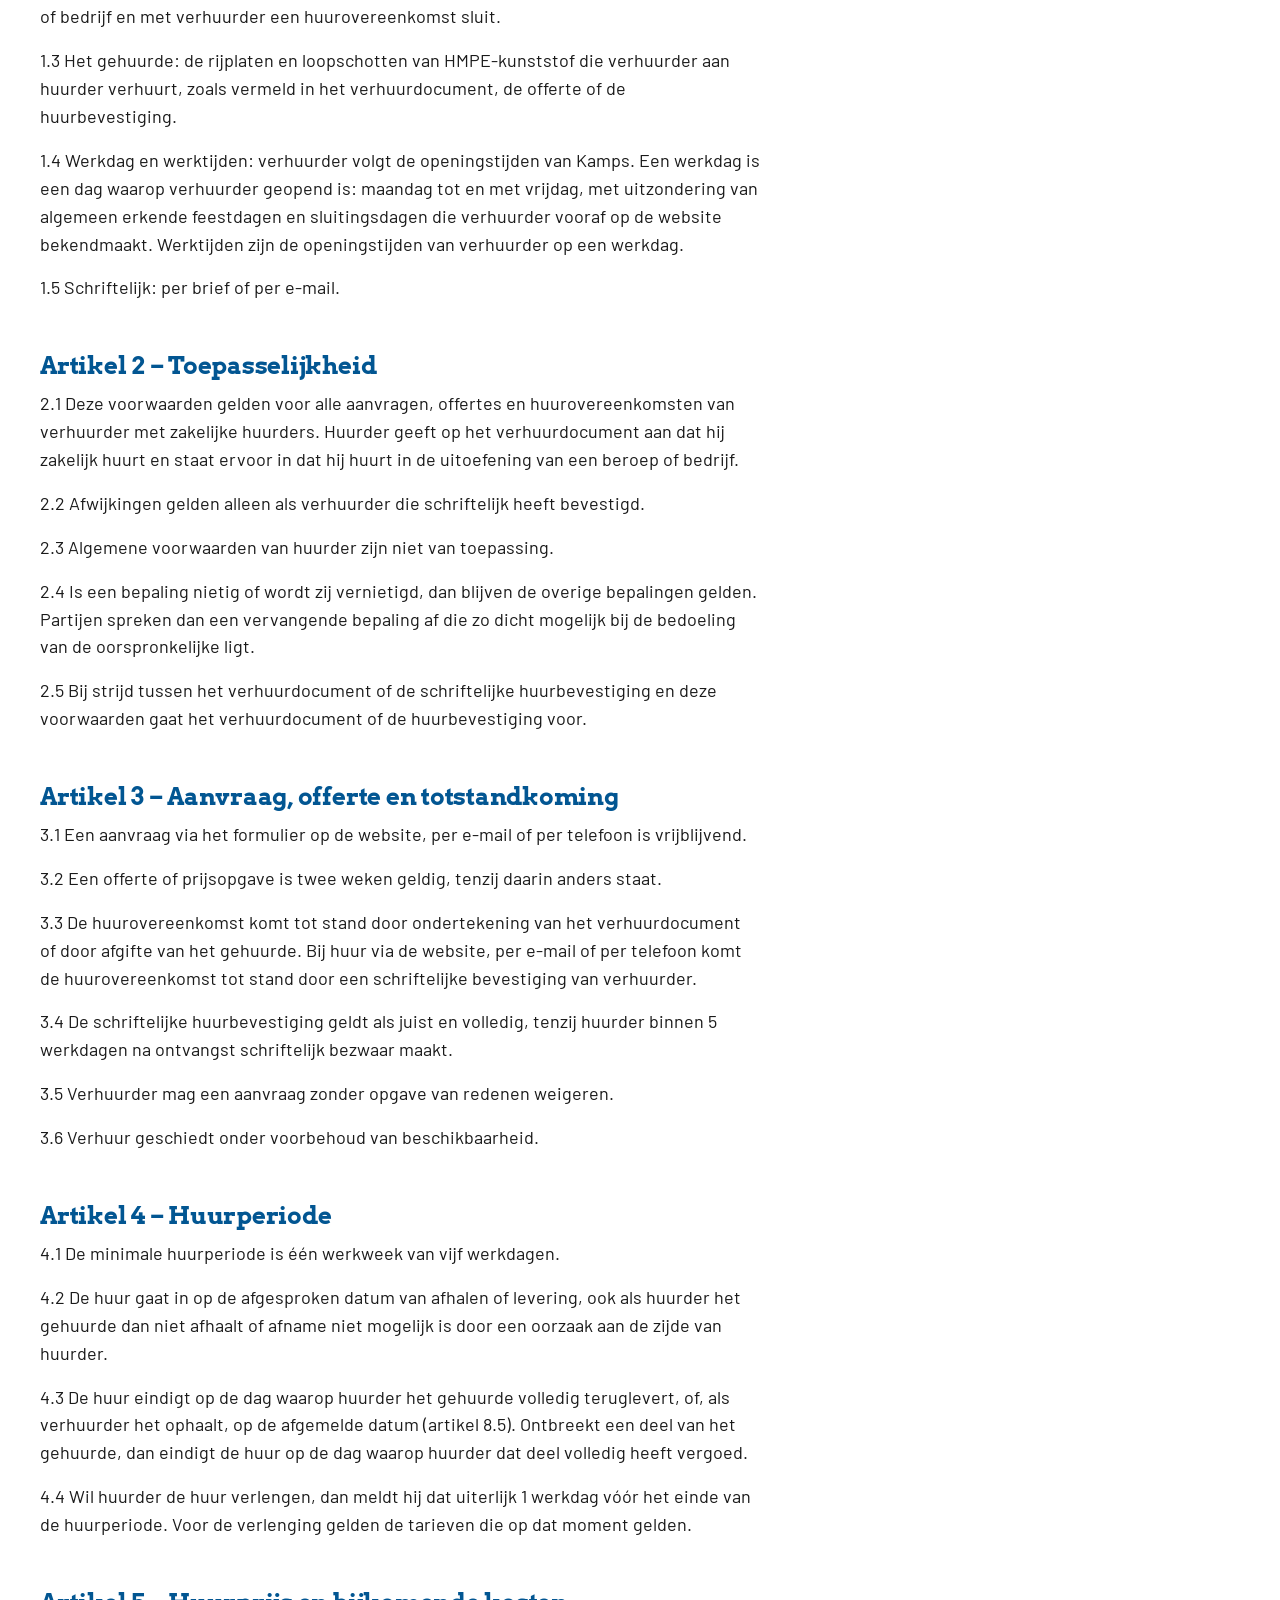
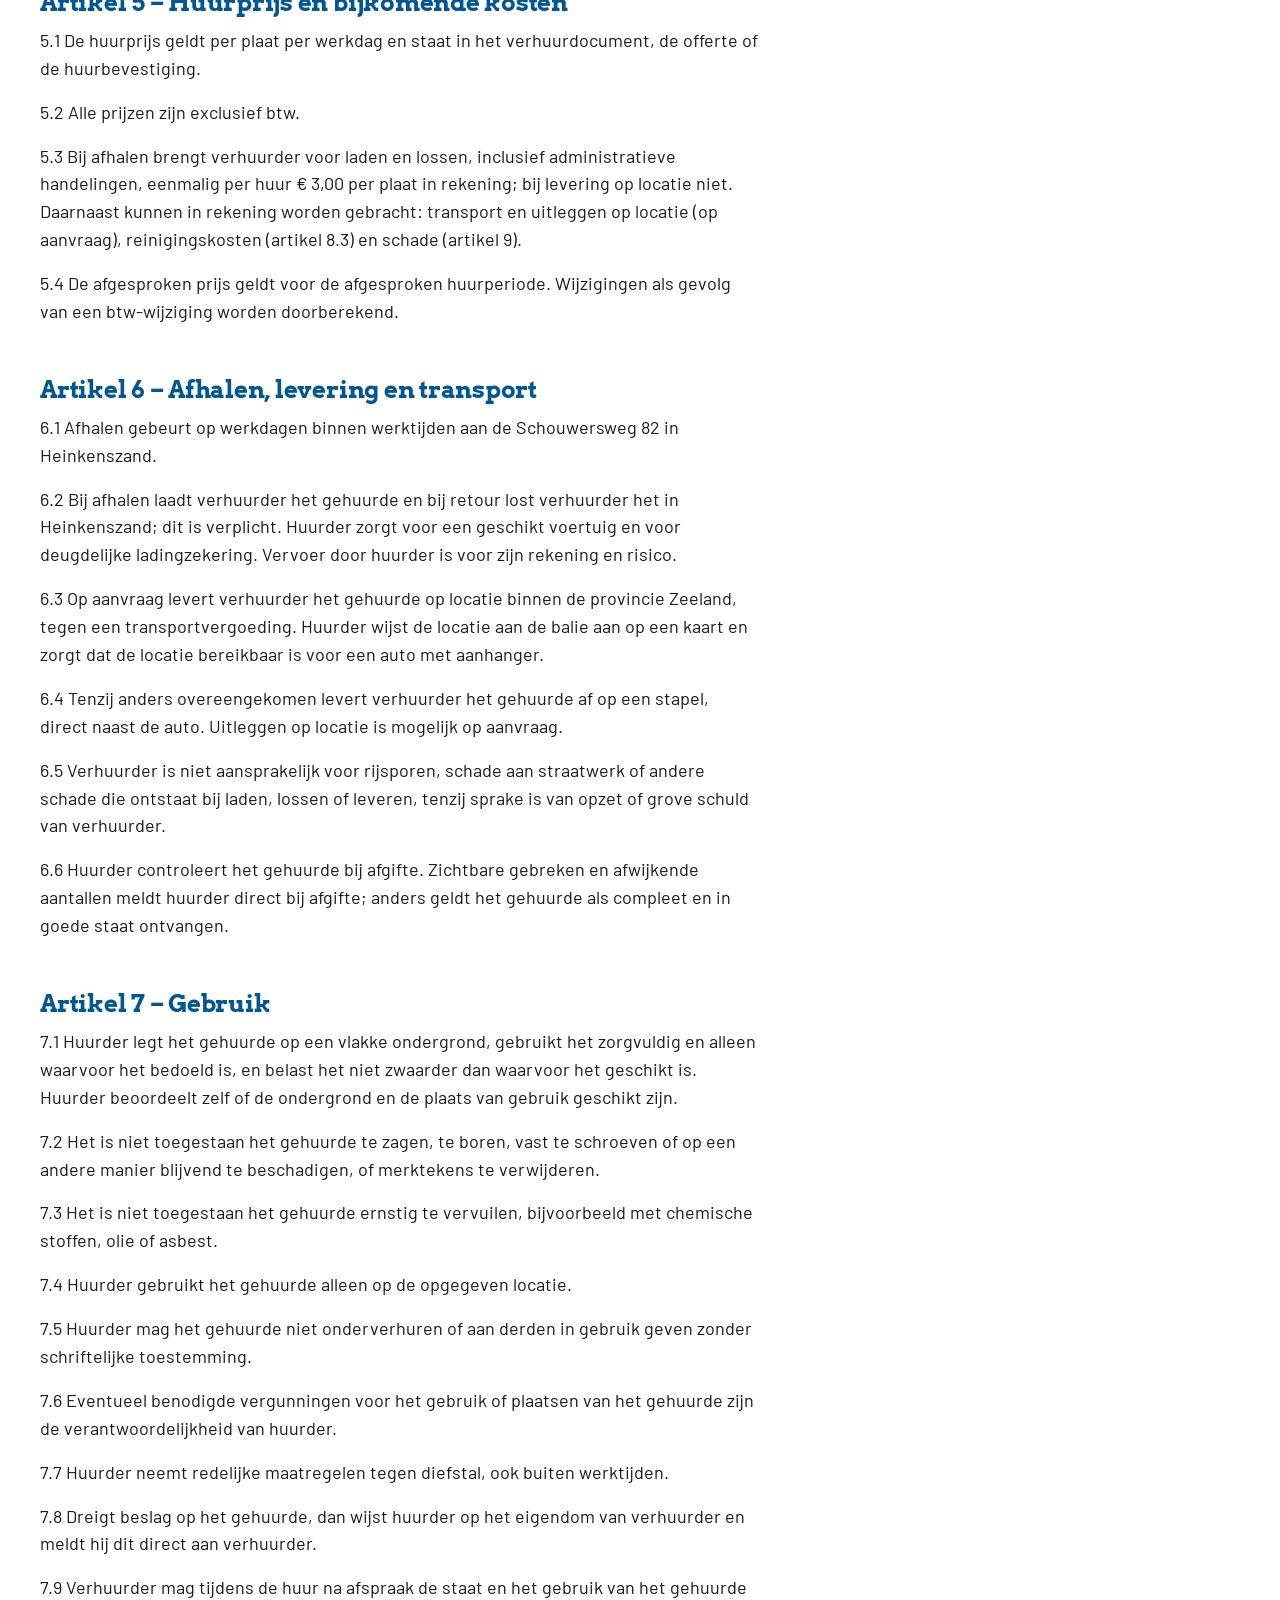
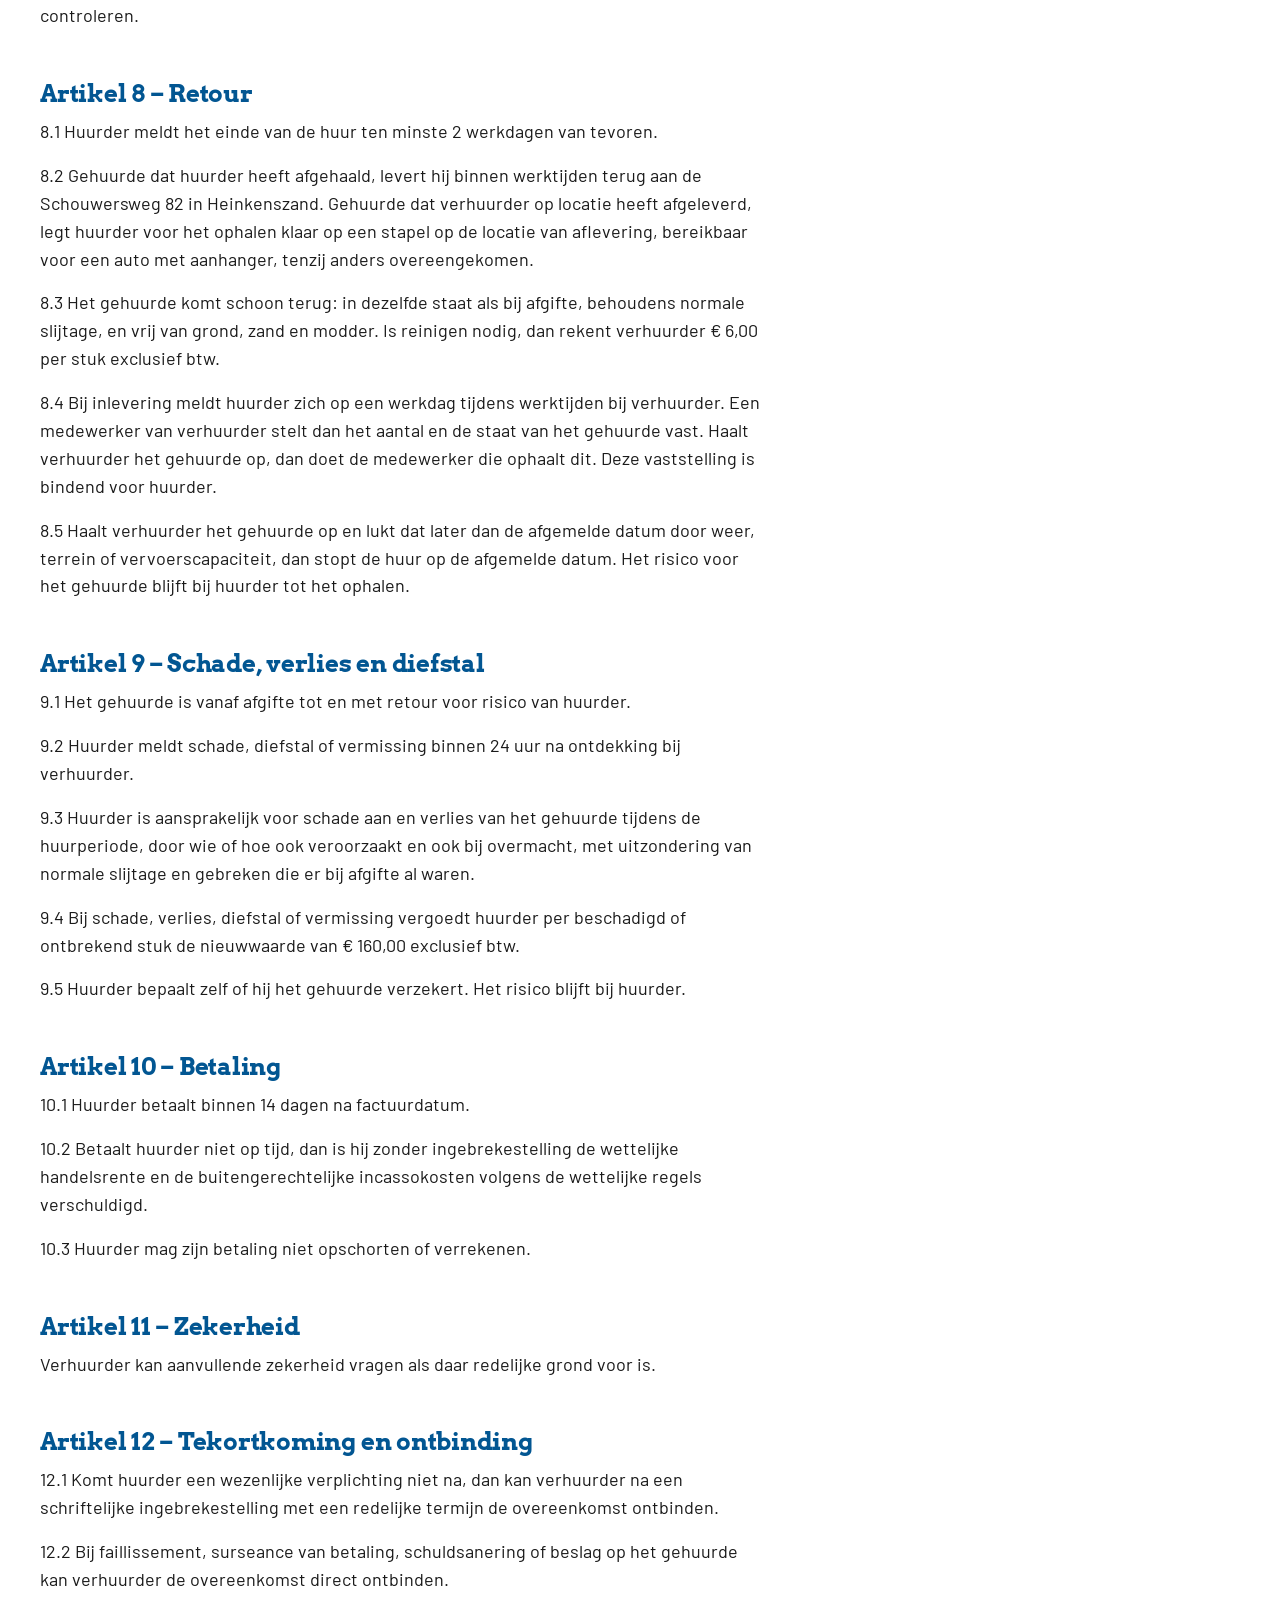
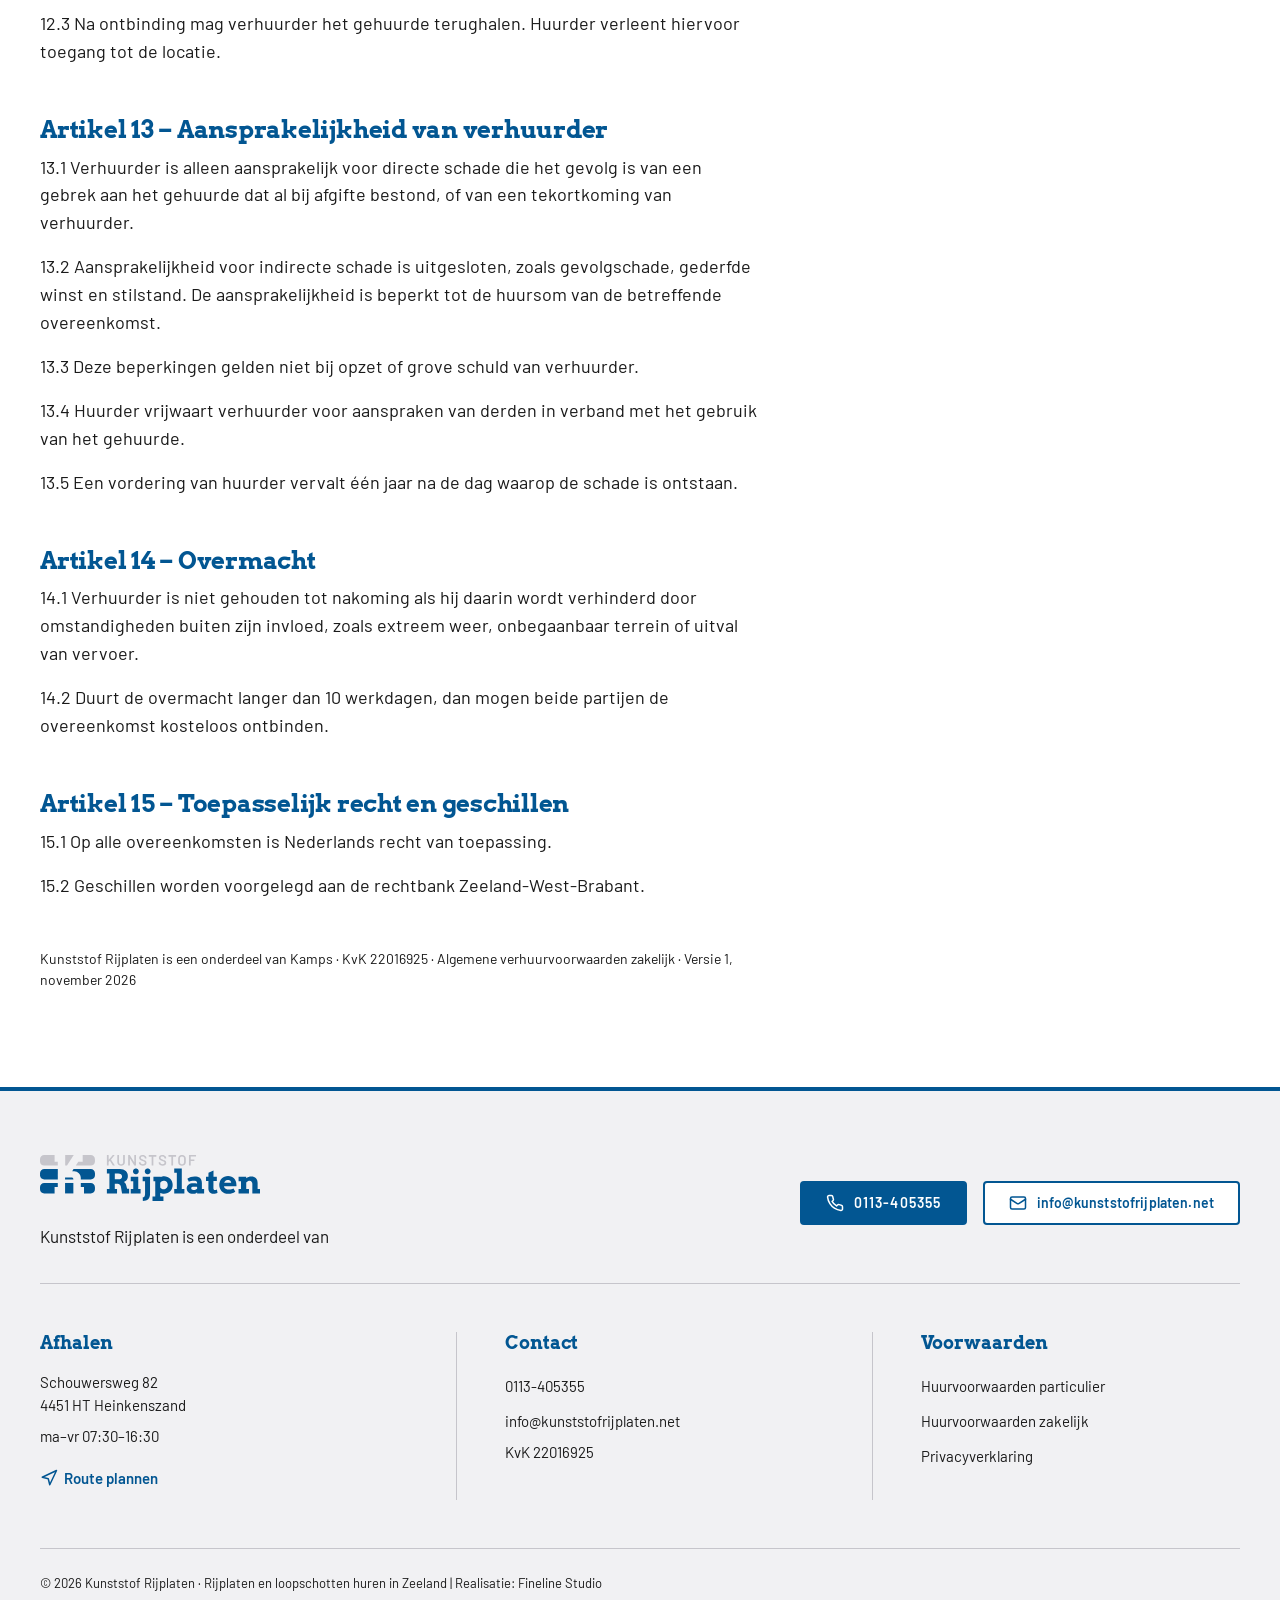
<file: voorwaarden-zakelijk.html>
<!doctype html>
<html lang="nl">
<head>
<meta charset="utf-8">
<meta name="viewport" content="width=device-width, initial-scale=1">
<meta http-equiv="Content-Security-Policy" content="default-src 'self'; script-src 'self'; style-src 'self'; img-src 'self'; font-src 'self'; connect-src 'self' https://formspree.io; form-action https://formspree.io; base-uri 'self'; object-src 'none'; upgrade-insecure-requests">
<meta name="referrer" content="strict-origin-when-cross-origin">
<title>Verhuurvoorwaarden zakelijk | Kunststof Rijplaten</title>
<meta name="description" content="De algemene verhuurvoorwaarden van Kunststof Rijplaten voor zakelijke huurders van rijplaten en loopschotten (versie 1, november 2026).">
<link rel="canonical" href="https://www.kunststofrijplaten.net/voorwaarden-zakelijk.html">
<meta property="og:type" content="website">
<meta property="og:url" content="https://www.kunststofrijplaten.net/voorwaarden-zakelijk.html">
<meta property="og:title" content="Verhuurvoorwaarden zakelijk | Kunststof Rijplaten">
<meta property="og:description" content="De algemene verhuurvoorwaarden van Kunststof Rijplaten voor zakelijke huurders van rijplaten en loopschotten (versie 1, november 2026).">
<meta property="og:image" content="https://www.kunststofrijplaten.net/assets/foto/deel.jpg">
<meta property="og:image:width" content="1200">
<meta property="og:image:height" content="630">
<meta property="og:locale" content="nl_NL">
<link rel="icon" href="favicon.svg" type="image/svg+xml">
<link rel="apple-touch-icon" href="apple-touch-icon.png">
<link rel="preload" href="assets/fonts/Arvo-Bold.woff2" as="font" type="font/woff2" crossorigin>
<link rel="preload" href="assets/fonts/Barlow-Regular.woff2" as="font" type="font/woff2" crossorigin>
<script src="assets/js/menu.js" defer></script>
<link rel="stylesheet" href="assets/css/stijl.css">
</head>
<body>
<a class="naar-inhoud" href="#inhoud">Naar de inhoud</a>
<header class="kop">
  <div class="binnen kop__binnen">
    <a href="index.html" class="logo">
      <img src="assets/logo/kunststof-rijplaten-logo-primair.svg" alt="Kunststof Rijplaten, naar de homepage" width="240" height="51">
    </a>
    <button class="menuknop" type="button" aria-expanded="false" aria-controls="hoofdmenu" hidden>
      <span class="menuknop__icoon" aria-hidden="true"><span></span><span></span><span></span></span>
      <span class="menuknop__tekst">Menu</span>
    </button>
    <nav class="hoofdmenu" id="hoofdmenu" aria-label="Hoofdmenu">
      <ul>
        <li><a href="loopschotten-huren.html">Loopschotten</a></li>
        <li><a href="rijplaten-huren.html">Rijplaten</a></li>
        <li><a href="toepassingen.html">Toepassingen</a></li>
        <li><a href="contact.html">Contact</a></li>
      </ul>
    </nav>
    <a class="kop__tel" href="tel:+31113405355"><span class="kop__nummer">0113-405355</span> <span class="kop__tijden">ma–vr 07:30–16:30</span></a>
    <a class="knop kop__knop" href="aanvragen.html">Aanvragen</a>
  </div>
</header>
<main id="inhoud">
<article class="binnen tekstpagina">
  <h1>Algemene verhuurvoorwaarden voor zakelijke huurders</h1>
  <p class="inleiding">Deze voorwaarden gelden voor alle aanvragen, offertes en huurovereenkomsten van Kunststof Rijplaten met zakelijke huurders. Versie 1, november 2026.</p>
  <ul class="downloads">
    <li><a href="assets/pdf/Algemene-verhuurvoorwaarden-zakelijk-Kunststof-Rijplaten.pdf">Download de volledige voorwaarden (pdf)</a></li>
    <li><a href="assets/pdf/Huurvoorwaarden-kort-zakelijk-Kunststof-Rijplaten.pdf">Download de voorwaarden in het kort (pdf)</a></li>
  </ul>
  <p>Huurt u als particulier? Lees dan de <a href="voorwaarden-particulier.html">verhuurvoorwaarden voor particulieren</a>.</p>

  <section class="kort" aria-labelledby="kort-titel">
    <h2 id="kort-titel">In het kort</h2>
    <p>De belangrijkste afspraken. Dit is een samenvatting: bij verschil gaan de volledige voorwaarden hieronder voor.</p>
    <h3>Huren en bevestigen</h3>
    <ul class="opsomming">
      <li>Een aanvraag is vrijblijvend; een offerte of prijsopgave is twee weken geldig.</li>
      <li>De huur komt tot stand door ondertekening van het verhuurdocument of door afgifte van het gehuurde. Bij huur via de website, e-mail of telefoon door een schriftelijke bevestiging van Kamps.</li>
      <li>Een bevestiging geldt als juist, tenzij de huurder binnen 5 werkdagen schriftelijk bezwaar maakt.</li>
      <li>Algemene voorwaarden van de huurder zijn niet van toepassing.</li>
    </ul>
    <h3>Huurperiode</h3>
    <ul class="opsomming">
      <li>Minimaal één werkweek van vijf werkdagen.</li>
      <li>De huur loopt vanaf de afgesproken datum, ook als het gehuurde niet wordt afgehaald.</li>
      <li>Verlengen meldt de huurder uiterlijk 1 werkdag vóór het einde van de huurperiode.</li>
    </ul>
    <h3>Prijs en betaling</h3>
    <ul class="opsomming">
      <li>Alle prijzen zijn exclusief btw.</li>
      <li>De huurprijs geldt per plaat per werkdag.</li>
      <li>Bij afhalen: laden en lossen door Kamps, inclusief administratie, € 3,00 per plaat, eenmalig per huur.</li>
      <li>Transport en uitleggen op aanvraag.</li>
      <li>Betalen binnen 14 dagen na factuurdatum, zonder opschorting of verrekening.</li>
      <li>Bij te late betaling zonder ingebrekestelling: wettelijke handelsrente en incassokosten.</li>
    </ul>
    <h3>Afhalen en levering</h3>
    <ul class="opsomming">
      <li>Afhalen op werkdagen binnen werktijden (07:30–16:30 uur), Schouwersweg 82, Heinkenszand.</li>
      <li>Bij afhalen laadt en lost Kamps het gehuurde; dat is verplicht. De huurder zorgt voor een geschikt voertuig en ladingzekering.</li>
      <li>Levering binnen Zeeland: de huurder wijst de locatie aan de balie aan op een kaart. De locatie is bereikbaar voor een auto met aanhanger.</li>
      <li>Tenzij anders afgesproken worden de platen op een stapel direct naast de auto afgeleverd.</li>
      <li>Controleer het gehuurde bij afgifte en meld gebreken of afwijkende aantallen direct.</li>
    </ul>
    <h3>Gebruik</h3>
    <ul class="opsomming">
      <li>Alleen op een vlakke ondergrond en niet overbelasten.</li>
      <li>Niet zagen, boren, vastschroeven of op een andere manier blijvend beschadigen.</li>
      <li>Alleen op de opgegeven locatie; niet onderverhuren.</li>
      <li>Eventueel benodigde vergunningen voor het gebruik of plaatsen van de platen zijn de verantwoordelijkheid van de huurder.</li>
      <li>De huurder neemt maatregelen tegen diefstal, ook buiten werktijden.</li>
    </ul>
    <h3>Retour</h3>
    <ul class="opsomming">
      <li>Het einde van de huur ten minste 2 werkdagen vooraf melden.</li>
      <li>Schoon terugbrengen; anders reinigingskosten van € 6,00 per stuk.</li>
      <li>Bij ophalen door Kamps liggen de platen, tenzij anders afgesproken, op een stapel klaar op de locatie van aflevering.</li>
      <li>Een medewerker van Kamps stelt bij inlevering of ophalen het aantal en de staat bindend vast.</li>
    </ul>
    <h3>Schade en verlies</h3>
    <ul class="opsomming">
      <li>Van afgifte tot en met retour ligt het risico bij de huurder.</li>
      <li>Schade, diefstal of vermissing binnen 24 uur melden bij Kunststof Rijplaten.</li>
      <li>De huurder is aansprakelijk, ook bij overmacht. Bij schade, verlies, diefstal of vermissing: € 160,00 per stuk. Normale slijtage valt hier niet onder.</li>
      <li>Verzekeren is voor eigen rekening en risico van de huurder.</li>
    </ul>
    <h3>Aansprakelijkheid</h3>
    <ul class="opsomming">
      <li>De aansprakelijkheid van Kamps is beperkt tot de huursom; geen indirecte schade zoals gevolgschade, winstderving of stilstand.</li>
      <li>Niet aansprakelijk voor rijsporen, schade aan straatwerk of andere schade bij laden, lossen en leveren, behalve bij opzet of grove schuld.</li>
      <li>De huurder vrijwaart Kamps voor aanspraken van derden; vorderingen vervallen na één jaar.</li>
    </ul>
    <h3>Overig</h3>
    <ul class="opsomming">
      <li>E-mail geldt als schriftelijk. Nederlands recht is van toepassing.</li>
      <li>Geschillen worden voorgelegd aan de rechtbank Zeeland-West-Brabant.</li>
    </ul>
  </section>

  <h2 id="artikel-1">Artikel 1 – Definities</h2>
  <p>1.1 Verhuurder: Kunststof Rijplaten, onderdeel van Kamps Straal- en Industriële Spuitwerken B.V., ingeschreven bij de Kamer van Koophandel onder nummer 22016925, gevestigd aan de Schouwersweg 82, 4451 HT Heinkenszand.</p>
  <p>1.2 Huurder: de natuurlijke of rechtspersoon die handelt in de uitoefening van een beroep of bedrijf en met verhuurder een huurovereenkomst sluit.</p>
  <p>1.3 Het gehuurde: de rijplaten en loopschotten van HMPE-kunststof die verhuurder aan huurder verhuurt, zoals vermeld in het verhuurdocument, de offerte of de huurbevestiging.</p>
  <p>1.4 Werkdag en werktijden: verhuurder volgt de openingstijden van Kamps. Een werkdag is een dag waarop verhuurder geopend is: maandag tot en met vrijdag, met uitzondering van algemeen erkende feestdagen en sluitingsdagen die verhuurder vooraf op de website bekendmaakt. Werktijden zijn de openingstijden van verhuurder op een werkdag.</p>
  <p>1.5 Schriftelijk: per brief of per e-mail.</p>

  <h2 id="artikel-2">Artikel 2 – Toepasselijkheid</h2>
  <p>2.1 Deze voorwaarden gelden voor alle aanvragen, offertes en huurovereenkomsten van verhuurder met zakelijke huurders. Huurder geeft op het verhuurdocument aan dat hij zakelijk huurt en staat ervoor in dat hij huurt in de uitoefening van een beroep of bedrijf.</p>
  <p>2.2 Afwijkingen gelden alleen als verhuurder die schriftelijk heeft bevestigd.</p>
  <p>2.3 Algemene voorwaarden van huurder zijn niet van toepassing.</p>
  <p>2.4 Is een bepaling nietig of wordt zij vernietigd, dan blijven de overige bepalingen gelden. Partijen spreken dan een vervangende bepaling af die zo dicht mogelijk bij de bedoeling van de oorspronkelijke ligt.</p>
  <p>2.5 Bij strijd tussen het verhuurdocument of de schriftelijke huurbevestiging en deze voorwaarden gaat het verhuurdocument of de huurbevestiging voor.</p>

  <h2 id="artikel-3">Artikel 3 – Aanvraag, offerte en totstandkoming</h2>
  <p>3.1 Een aanvraag via het formulier op de website, per e-mail of per telefoon is vrijblijvend.</p>
  <p>3.2 Een offerte of prijsopgave is twee weken geldig, tenzij daarin anders staat.</p>
  <p>3.3 De huurovereenkomst komt tot stand door ondertekening van het verhuurdocument of door afgifte van het gehuurde. Bij huur via de website, per e-mail of per telefoon komt de huurovereenkomst tot stand door een schriftelijke bevestiging van verhuurder.</p>
  <p>3.4 De schriftelijke huurbevestiging geldt als juist en volledig, tenzij huurder binnen 5 werkdagen na ontvangst schriftelijk bezwaar maakt.</p>
  <p>3.5 Verhuurder mag een aanvraag zonder opgave van redenen weigeren.</p>
  <p>3.6 Verhuur geschiedt onder voorbehoud van beschikbaarheid.</p>

  <h2 id="artikel-4">Artikel 4 – Huurperiode</h2>
  <p>4.1 De minimale huurperiode is één werkweek van vijf werkdagen.</p>
  <p>4.2 De huur gaat in op de afgesproken datum van afhalen of levering, ook als huurder het gehuurde dan niet afhaalt of afname niet mogelijk is door een oorzaak aan de zijde van huurder.</p>
  <p>4.3 De huur eindigt op de dag waarop huurder het gehuurde volledig teruglevert, of, als verhuurder het ophaalt, op de afgemelde datum (artikel 8.5). Ontbreekt een deel van het gehuurde, dan eindigt de huur op de dag waarop huurder dat deel volledig heeft vergoed.</p>
  <p>4.4 Wil huurder de huur verlengen, dan meldt hij dat uiterlijk 1 werkdag vóór het einde van de huurperiode. Voor de verlenging gelden de tarieven die op dat moment gelden.</p>

  <h2 id="artikel-5">Artikel 5 – Huurprijs en bijkomende kosten</h2>
  <p>5.1 De huurprijs geldt per plaat per werkdag en staat in het verhuurdocument, de offerte of de huurbevestiging.</p>
  <p>5.2 Alle prijzen zijn exclusief btw.</p>
  <p>5.3 Bij afhalen brengt verhuurder voor laden en lossen, inclusief administratieve handelingen, eenmalig per huur € 3,00 per plaat in rekening; bij levering op locatie niet. Daarnaast kunnen in rekening worden gebracht: transport en uitleggen op locatie (op aanvraag), reinigingskosten (artikel 8.3) en schade (artikel 9).</p>
  <p>5.4 De afgesproken prijs geldt voor de afgesproken huurperiode. Wijzigingen als gevolg van een btw-wijziging worden doorberekend.</p>

  <h2 id="artikel-6">Artikel 6 – Afhalen, levering en transport</h2>
  <p>6.1 Afhalen gebeurt op werkdagen binnen werktijden aan de Schouwersweg 82 in Heinkenszand.</p>
  <p>6.2 Bij afhalen laadt verhuurder het gehuurde en bij retour lost verhuurder het in Heinkenszand; dit is verplicht. Huurder zorgt voor een geschikt voertuig en voor deugdelijke ladingzekering. Vervoer door huurder is voor zijn rekening en risico.</p>
  <p>6.3 Op aanvraag levert verhuurder het gehuurde op locatie binnen de provincie Zeeland, tegen een transportvergoeding. Huurder wijst de locatie aan de balie aan op een kaart en zorgt dat de locatie bereikbaar is voor een auto met aanhanger.</p>
  <p>6.4 Tenzij anders overeengekomen levert verhuurder het gehuurde af op een stapel, direct naast de auto. Uitleggen op locatie is mogelijk op aanvraag.</p>
  <p>6.5 Verhuurder is niet aansprakelijk voor rijsporen, schade aan straatwerk of andere schade die ontstaat bij laden, lossen of leveren, tenzij sprake is van opzet of grove schuld van verhuurder.</p>
  <p>6.6 Huurder controleert het gehuurde bij afgifte. Zichtbare gebreken en afwijkende aantallen meldt huurder direct bij afgifte; anders geldt het gehuurde als compleet en in goede staat ontvangen.</p>

  <h2 id="artikel-7">Artikel 7 – Gebruik</h2>
  <p>7.1 Huurder legt het gehuurde op een vlakke ondergrond, gebruikt het zorgvuldig en alleen waarvoor het bedoeld is, en belast het niet zwaarder dan waarvoor het geschikt is. Huurder beoordeelt zelf of de ondergrond en de plaats van gebruik geschikt zijn.</p>
  <p>7.2 Het is niet toegestaan het gehuurde te zagen, te boren, vast te schroeven of op een andere manier blijvend te beschadigen, of merktekens te verwijderen.</p>
  <p>7.3 Het is niet toegestaan het gehuurde ernstig te vervuilen, bijvoorbeeld met chemische stoffen, olie of asbest.</p>
  <p>7.4 Huurder gebruikt het gehuurde alleen op de opgegeven locatie.</p>
  <p>7.5 Huurder mag het gehuurde niet onderverhuren of aan derden in gebruik geven zonder schriftelijke toestemming.</p>
  <p>7.6 Eventueel benodigde vergunningen voor het gebruik of plaatsen van het gehuurde zijn de verantwoordelijkheid van huurder.</p>
  <p>7.7 Huurder neemt redelijke maatregelen tegen diefstal, ook buiten werktijden.</p>
  <p>7.8 Dreigt beslag op het gehuurde, dan wijst huurder op het eigendom van verhuurder en meldt hij dit direct aan verhuurder.</p>
  <p>7.9 Verhuurder mag tijdens de huur na afspraak de staat en het gebruik van het gehuurde controleren.</p>

  <h2 id="artikel-8">Artikel 8 – Retour</h2>
  <p>8.1 Huurder meldt het einde van de huur ten minste 2 werkdagen van tevoren.</p>
  <p>8.2 Gehuurde dat huurder heeft afgehaald, levert hij binnen werktijden terug aan de Schouwersweg 82 in Heinkenszand. Gehuurde dat verhuurder op locatie heeft afgeleverd, legt huurder voor het ophalen klaar op een stapel op de locatie van aflevering, bereikbaar voor een auto met aanhanger, tenzij anders overeengekomen.</p>
  <p>8.3 Het gehuurde komt schoon terug: in dezelfde staat als bij afgifte, behoudens normale slijtage, en vrij van grond, zand en modder. Is reinigen nodig, dan rekent verhuurder € 6,00 per stuk exclusief btw.</p>
  <p>8.4 Bij inlevering meldt huurder zich op een werkdag tijdens werktijden bij verhuurder. Een medewerker van verhuurder stelt dan het aantal en de staat van het gehuurde vast. Haalt verhuurder het gehuurde op, dan doet de medewerker die ophaalt dit. Deze vaststelling is bindend voor huurder.</p>
  <p>8.5 Haalt verhuurder het gehuurde op en lukt dat later dan de afgemelde datum door weer, terrein of vervoerscapaciteit, dan stopt de huur op de afgemelde datum. Het risico voor het gehuurde blijft bij huurder tot het ophalen.</p>

  <h2 id="artikel-9">Artikel 9 – Schade, verlies en diefstal</h2>
  <p>9.1 Het gehuurde is vanaf afgifte tot en met retour voor risico van huurder.</p>
  <p>9.2 Huurder meldt schade, diefstal of vermissing binnen 24 uur na ontdekking bij verhuurder.</p>
  <p>9.3 Huurder is aansprakelijk voor schade aan en verlies van het gehuurde tijdens de huurperiode, door wie of hoe ook veroorzaakt en ook bij overmacht, met uitzondering van normale slijtage en gebreken die er bij afgifte al waren.</p>
  <p>9.4 Bij schade, verlies, diefstal of vermissing vergoedt huurder per beschadigd of ontbrekend stuk de nieuwwaarde van € 160,00 exclusief btw.</p>
  <p>9.5 Huurder bepaalt zelf of hij het gehuurde verzekert. Het risico blijft bij huurder.</p>

  <h2 id="artikel-10">Artikel 10 – Betaling</h2>
  <p>10.1 Huurder betaalt binnen 14 dagen na factuurdatum.</p>
  <p>10.2 Betaalt huurder niet op tijd, dan is hij zonder ingebrekestelling de wettelijke handelsrente en de buitengerechtelijke incassokosten volgens de wettelijke regels verschuldigd.</p>
  <p>10.3 Huurder mag zijn betaling niet opschorten of verrekenen.</p>

  <h2 id="artikel-11">Artikel 11 – Zekerheid</h2>
  <p>Verhuurder kan aanvullende zekerheid vragen als daar redelijke grond voor is.</p>

  <h2 id="artikel-12">Artikel 12 – Tekortkoming en ontbinding</h2>
  <p>12.1 Komt huurder een wezenlijke verplichting niet na, dan kan verhuurder na een schriftelijke ingebrekestelling met een redelijke termijn de overeenkomst ontbinden.</p>
  <p>12.2 Bij faillissement, surseance van betaling, schuldsanering of beslag op het gehuurde kan verhuurder de overeenkomst direct ontbinden.</p>
  <p>12.3 Na ontbinding mag verhuurder het gehuurde terughalen. Huurder verleent hiervoor toegang tot de locatie.</p>

  <h2 id="artikel-13">Artikel 13 – Aansprakelijkheid van verhuurder</h2>
  <p>13.1 Verhuurder is alleen aansprakelijk voor directe schade die het gevolg is van een gebrek aan het gehuurde dat al bij afgifte bestond, of van een tekortkoming van verhuurder.</p>
  <p>13.2 Aansprakelijkheid voor indirecte schade is uitgesloten, zoals gevolgschade, gederfde winst en stilstand. De aansprakelijkheid is beperkt tot de huursom van de betreffende overeenkomst.</p>
  <p>13.3 Deze beperkingen gelden niet bij opzet of grove schuld van verhuurder.</p>
  <p>13.4 Huurder vrijwaart verhuurder voor aanspraken van derden in verband met het gebruik van het gehuurde.</p>
  <p>13.5 Een vordering van huurder vervalt één jaar na de dag waarop de schade is ontstaan.</p>

  <h2 id="artikel-14">Artikel 14 – Overmacht</h2>
  <p>14.1 Verhuurder is niet gehouden tot nakoming als hij daarin wordt verhinderd door omstandigheden buiten zijn invloed, zoals extreem weer, onbegaanbaar terrein of uitval van vervoer.</p>
  <p>14.2 Duurt de overmacht langer dan 10 werkdagen, dan mogen beide partijen de overeenkomst kosteloos ontbinden.</p>

  <h2 id="artikel-15">Artikel 15 – Toepasselijk recht en geschillen</h2>
  <p>15.1 Op alle overeenkomsten is Nederlands recht van toepassing.</p>
  <p>15.2 Geschillen worden voorgelegd aan de rechtbank Zeeland-West-Brabant.</p>

  <p class="voetnoot">Kunststof Rijplaten is een onderdeel van Kamps · KvK 22016925 · Algemene verhuurvoorwaarden zakelijk · Versie 1, november 2026</p>
</article>
</main>
<footer class="voet">
  <div class="binnen">
    <div class="voet__top">
      <div class="voet__merk">
        <a href="index.html" class="voet__logo">
          <img src="assets/logo/kunststof-rijplaten-logo-primair.svg" alt="Kunststof Rijplaten, naar de homepage" width="200" height="42" loading="lazy">
        </a>
        <p class="voet__kamps">Kunststof Rijplaten is een onderdeel <span class="geen-afbreking">van <a href="https://www.kampsstraalbedrijf.nl/"><img src="assets/logo/kamps-logo-blauw.svg" alt="Kamps" width="64" height="16" loading="lazy"></a></span></p>
      </div>
      <div class="voet__acties">
        <a class="knop knop--ico" href="tel:+31113405355"><svg class="ico" viewBox="0 0 24 24" aria-hidden="true" focusable="false"><path d="M22 16.92v3a2 2 0 0 1-2.18 2 19.79 19.79 0 0 1-8.63-3.07 19.5 19.5 0 0 1-6-6 19.79 19.79 0 0 1-3.07-8.67A2 2 0 0 1 4.11 2h3a2 2 0 0 1 2 1.72c.13.96.36 1.9.7 2.81a2 2 0 0 1-.45 2.11L8.09 9.91a16 16 0 0 0 6 6l1.27-1.27a2 2 0 0 1 2.11-.45c.91.34 1.85.57 2.81.7A2 2 0 0 1 22 16.92Z"/></svg>0113-405355</a>
        <a class="knop knop--secundair knop--ico knop--geen-hoofdletters" href="mailto:info@kunststofrijplaten.net"><svg class="ico" viewBox="0 0 24 24" aria-hidden="true" focusable="false"><rect x="2" y="4" width="20" height="16" rx="2"/><path d="m22 7-8.97 5.7a1.94 1.94 0 0 1-2.06 0L2 7"/></svg>info@kunststofrijplaten.net</a>
      </div>
    </div>
    <div class="voet__raster">
      <div>
        <h2>Afhalen</h2>
        <address>Schouwersweg 82<br>4451 HT Heinkenszand</address>
        <p>ma–vr 07:30–16:30</p>
        <a class="voet__route" href="https://www.google.com/maps/dir/?api=1&amp;destination=Schouwersweg%2082%2C%204451%20HT%20Heinkenszand"><svg class="ico" viewBox="0 0 24 24" aria-hidden="true" focusable="false"><path d="M3 11 22 2l-9 19-2-8-8-2Z"/></svg>Route plannen</a>
      </div>
      <div>
        <h2>Contact</h2>
        <ul>
          <li><a href="tel:+31113405355">0113-405355</a></li>
          <li><a href="mailto:info@kunststofrijplaten.net">info@kunststofrijplaten.net</a></li>
          <li>KvK 22016925</li>
        </ul>
      </div>
      <div>
        <h2>Voorwaarden</h2>
        <ul>
          <li><a href="voorwaarden-particulier.html">Huurvoorwaarden particulier</a></li>
          <li><a href="voorwaarden-zakelijk.html">Huurvoorwaarden zakelijk</a></li>
          <li><a href="privacy.html">Privacyverklaring</a></li>
        </ul>
      </div>
    </div>
    <p class="voet__onder">© 2026 Kunststof Rijplaten · Rijplaten en loopschotten huren in Zeeland | Realisatie: <a class="voet__maker" href="https://www.finelinestudio.nl">Fineline Studio</a></p>
  </div>
</footer>
</body>
</html>
</file>
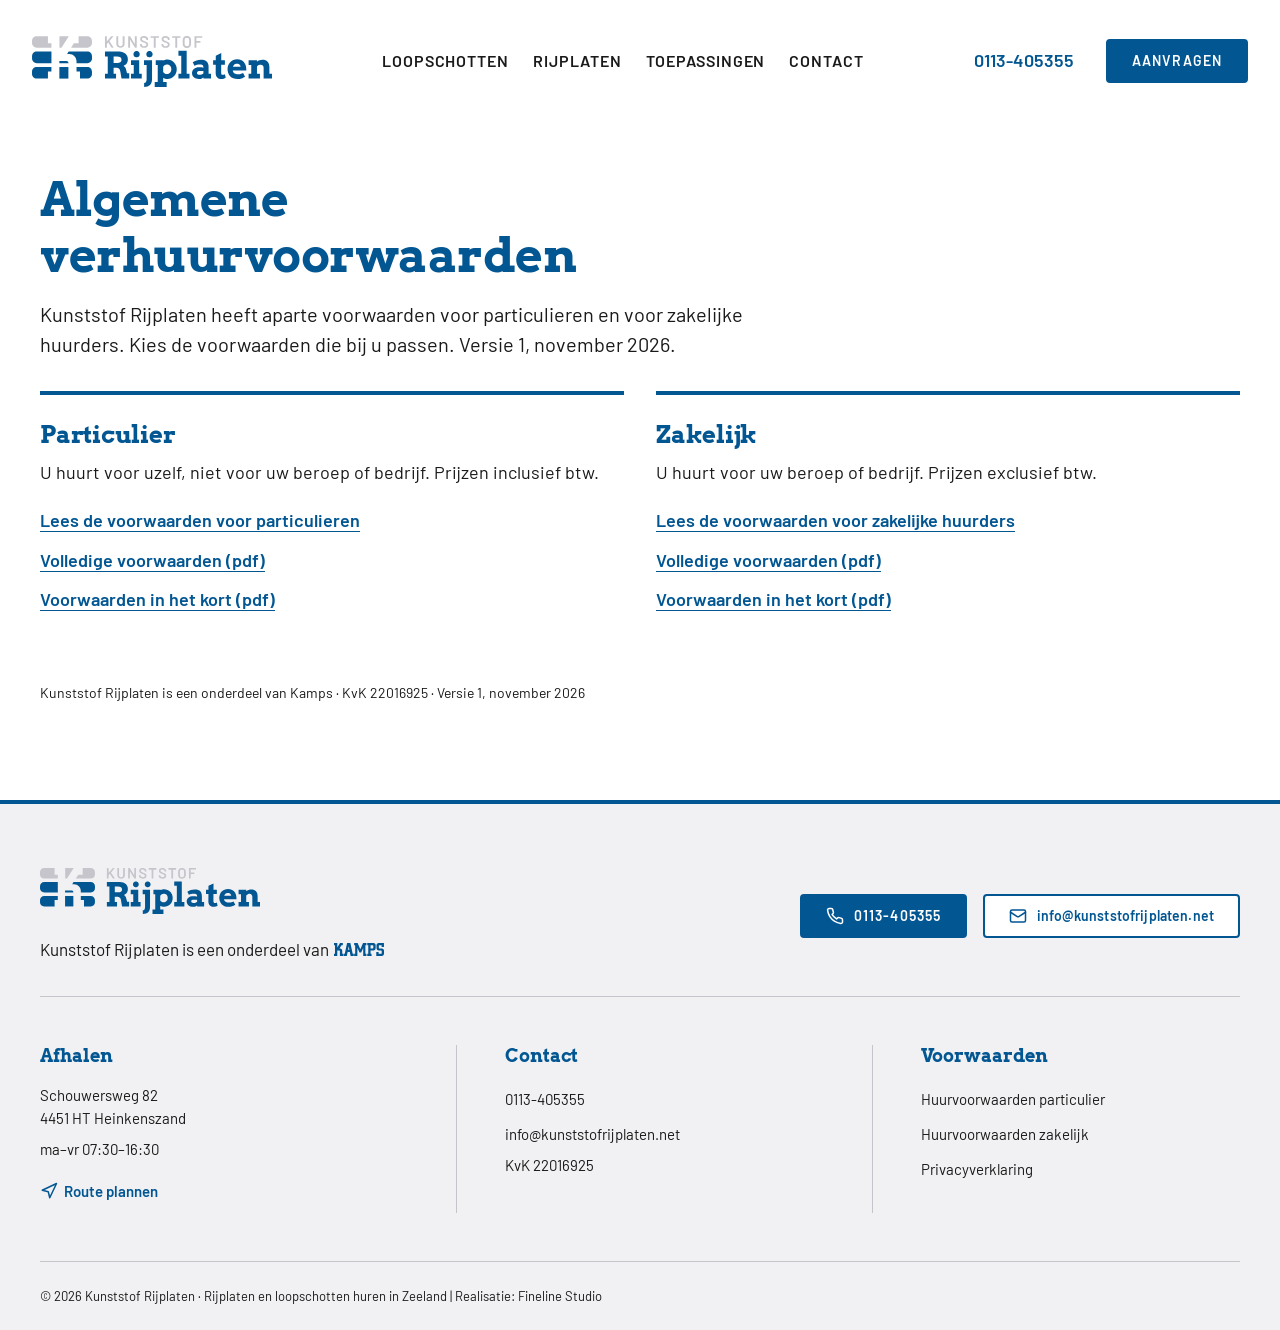
<file: voorwaarden.html>
<!doctype html>
<html lang="nl">
<head>
<meta charset="utf-8">
<meta name="viewport" content="width=device-width, initial-scale=1">
<meta http-equiv="Content-Security-Policy" content="default-src 'self'; script-src 'self'; style-src 'self'; img-src 'self'; font-src 'self'; connect-src 'self' https://formspree.io; form-action https://formspree.io; base-uri 'self'; object-src 'none'; upgrade-insecure-requests">
<meta name="referrer" content="strict-origin-when-cross-origin">
<title>Algemene verhuurvoorwaarden | Kunststof Rijplaten</title>
<meta name="description" content="De verhuurvoorwaarden van Kunststof Rijplaten voor particulieren en zakelijke huurders van rijplaten en loopschotten (versie 1, november 2026).">
<link rel="canonical" href="https://www.kunststofrijplaten.net/voorwaarden.html">
<meta property="og:type" content="website">
<meta property="og:url" content="https://www.kunststofrijplaten.net/voorwaarden.html">
<meta property="og:title" content="Algemene verhuurvoorwaarden | Kunststof Rijplaten">
<meta property="og:description" content="De verhuurvoorwaarden van Kunststof Rijplaten voor particulieren en zakelijke huurders van rijplaten en loopschotten (versie 1, november 2026).">
<meta property="og:image" content="https://www.kunststofrijplaten.net/assets/foto/deel.jpg">
<meta property="og:image:width" content="1200">
<meta property="og:image:height" content="630">
<meta property="og:locale" content="nl_NL">
<link rel="icon" href="favicon.svg" type="image/svg+xml">
<link rel="apple-touch-icon" href="apple-touch-icon.png">
<link rel="preload" href="assets/fonts/Arvo-Bold.woff2" as="font" type="font/woff2" crossorigin>
<link rel="preload" href="assets/fonts/Barlow-Regular.woff2" as="font" type="font/woff2" crossorigin>
<script src="assets/js/menu.js" defer></script>
<link rel="stylesheet" href="assets/css/stijl.css">
</head>
<body>
<a class="naar-inhoud" href="#inhoud">Naar de inhoud</a>
<header class="kop">
  <div class="binnen kop__binnen">
    <a href="index.html" class="logo">
      <img src="assets/logo/kunststof-rijplaten-logo-primair.svg" alt="Kunststof Rijplaten, naar de homepage" width="240" height="51">
    </a>
    <button class="menuknop" type="button" aria-expanded="false" aria-controls="hoofdmenu" hidden>
      <span class="menuknop__icoon" aria-hidden="true"><span></span><span></span><span></span></span>
      <span class="menuknop__tekst">Menu</span>
    </button>
    <nav class="hoofdmenu" id="hoofdmenu" aria-label="Hoofdmenu">
      <ul>
        <li><a href="loopschotten-huren.html">Loopschotten</a></li>
        <li><a href="rijplaten-huren.html">Rijplaten</a></li>
        <li><a href="toepassingen.html">Toepassingen</a></li>
        <li><a href="contact.html">Contact</a></li>
      </ul>
    </nav>
    <a class="kop__tel" href="tel:+31113405355"><span class="kop__nummer">0113-405355</span> <span class="kop__tijden">ma–vr 07:30–16:30</span></a>
    <a class="knop kop__knop" href="aanvragen.html">Aanvragen</a>
  </div>
</header>
<main id="inhoud">
<article class="binnen tekstpagina">
  <h1>Algemene verhuurvoorwaarden</h1>
  <p class="inleiding">Kunststof Rijplaten heeft aparte voorwaarden voor particulieren en voor zakelijke huurders. Kies de voorwaarden die bij u passen. Versie 1, november 2026.</p>

  <div class="voorwaarden-keuze">
    <section class="voorwaarden-kaart" aria-labelledby="kaart-particulier">
      <h2 id="kaart-particulier">Particulier</h2>
      <p>U huurt voor uzelf, niet voor uw beroep of bedrijf. Prijzen inclusief btw.</p>
      <ul class="downloads">
        <li><a href="voorwaarden-particulier.html">Lees de voorwaarden voor particulieren</a></li>
        <li><a href="assets/pdf/Algemene-verhuurvoorwaarden-particulier-Kunststof-Rijplaten.pdf">Volledige voorwaarden (pdf)</a></li>
        <li><a href="assets/pdf/Huurvoorwaarden-kort-particulier-Kunststof-Rijplaten.pdf">Voorwaarden in het kort (pdf)</a></li>
      </ul>
    </section>
    <section class="voorwaarden-kaart" aria-labelledby="kaart-zakelijk">
      <h2 id="kaart-zakelijk">Zakelijk</h2>
      <p>U huurt voor uw beroep of bedrijf. Prijzen exclusief btw.</p>
      <ul class="downloads">
        <li><a href="voorwaarden-zakelijk.html">Lees de voorwaarden voor zakelijke huurders</a></li>
        <li><a href="assets/pdf/Algemene-verhuurvoorwaarden-zakelijk-Kunststof-Rijplaten.pdf">Volledige voorwaarden (pdf)</a></li>
        <li><a href="assets/pdf/Huurvoorwaarden-kort-zakelijk-Kunststof-Rijplaten.pdf">Voorwaarden in het kort (pdf)</a></li>
      </ul>
    </section>
  </div>

  <p class="voetnoot">Kunststof Rijplaten is een onderdeel van Kamps · KvK 22016925 · Versie 1, november 2026</p>
</article>
</main>
<footer class="voet">
  <div class="binnen">
    <div class="voet__top">
      <div class="voet__merk">
        <a href="index.html" class="voet__logo">
          <img src="assets/logo/kunststof-rijplaten-logo-primair.svg" alt="Kunststof Rijplaten, naar de homepage" width="200" height="42" loading="lazy">
        </a>
        <p class="voet__kamps">Kunststof Rijplaten is een onderdeel <span class="geen-afbreking">van <a href="https://www.kampsstraalbedrijf.nl/"><img src="assets/logo/kamps-logo-blauw.svg" alt="Kamps" width="64" height="16" loading="lazy"></a></span></p>
      </div>
      <div class="voet__acties">
        <a class="knop knop--ico" href="tel:+31113405355"><svg class="ico" viewBox="0 0 24 24" aria-hidden="true" focusable="false"><path d="M22 16.92v3a2 2 0 0 1-2.18 2 19.79 19.79 0 0 1-8.63-3.07 19.5 19.5 0 0 1-6-6 19.79 19.79 0 0 1-3.07-8.67A2 2 0 0 1 4.11 2h3a2 2 0 0 1 2 1.72c.13.96.36 1.9.7 2.81a2 2 0 0 1-.45 2.11L8.09 9.91a16 16 0 0 0 6 6l1.27-1.27a2 2 0 0 1 2.11-.45c.91.34 1.85.57 2.81.7A2 2 0 0 1 22 16.92Z"/></svg>0113-405355</a>
        <a class="knop knop--secundair knop--ico knop--geen-hoofdletters" href="mailto:info@kunststofrijplaten.net"><svg class="ico" viewBox="0 0 24 24" aria-hidden="true" focusable="false"><rect x="2" y="4" width="20" height="16" rx="2"/><path d="m22 7-8.97 5.7a1.94 1.94 0 0 1-2.06 0L2 7"/></svg>info@kunststofrijplaten.net</a>
      </div>
    </div>
    <div class="voet__raster">
      <div>
        <h2>Afhalen</h2>
        <address>Schouwersweg 82<br>4451 HT Heinkenszand</address>
        <p>ma–vr 07:30–16:30</p>
        <a class="voet__route" href="https://www.google.com/maps/dir/?api=1&amp;destination=Schouwersweg%2082%2C%204451%20HT%20Heinkenszand"><svg class="ico" viewBox="0 0 24 24" aria-hidden="true" focusable="false"><path d="M3 11 22 2l-9 19-2-8-8-2Z"/></svg>Route plannen</a>
      </div>
      <div>
        <h2>Contact</h2>
        <ul>
          <li><a href="tel:+31113405355">0113-405355</a></li>
          <li><a href="mailto:info@kunststofrijplaten.net">info@kunststofrijplaten.net</a></li>
          <li>KvK 22016925</li>
        </ul>
      </div>
      <div>
        <h2>Voorwaarden</h2>
        <ul>
          <li><a href="voorwaarden-particulier.html">Huurvoorwaarden particulier</a></li>
          <li><a href="voorwaarden-zakelijk.html">Huurvoorwaarden zakelijk</a></li>
          <li><a href="privacy.html">Privacyverklaring</a></li>
        </ul>
      </div>
    </div>
    <p class="voet__onder">© 2026 Kunststof Rijplaten · Rijplaten en loopschotten huren in Zeeland | Realisatie: <a class="voet__maker" href="https://www.finelinestudio.nl">Fineline Studio</a></p>
  </div>
</footer>
</body>
</html>
</file>
<file: assets/css/stijl.css>
/* Kunststof Rijplaten */

@font-face {
  font-family: "Arvo";
  src: url("../fonts/Arvo-Bold.woff2") format("woff2");
  font-weight: 700;
  font-display: swap;
}
@font-face {
  font-family: "Barlow";
  src: url("../fonts/Barlow-Regular.woff2") format("woff2");
  font-weight: 400;
  font-display: swap;
}
@font-face {
  font-family: "Barlow";
  src: url("../fonts/Barlow-SemiBold.woff2") format("woff2");
  font-weight: 600;
  font-display: swap;
}

:root {
  --kr-blauw: #025692;
  --kr-grijs: #C6C5CB;
  --kr-lichtgrijs: #F1F1F3;
  --kr-tekst: #1A1A1A;
  --kr-wit: #FFFFFF;

  --kr-font-kop: "Arvo", Rockwell, Georgia, serif;
  --kr-font-tekst: "Barlow", "Helvetica Neue", Arial, sans-serif;

  --kr-ruimte-1: 8px;
  --kr-ruimte-2: 16px;
  --kr-ruimte-3: 24px;
  --kr-ruimte-4: 32px;
  --kr-ruimte-6: 48px;
  --kr-ruimte-8: 64px;
  --kr-ruimte-12: 96px;
  --kr-radius: 4px;
  --kr-breedte: 1200px;
  --kr-kop-3: clamp(1.3125rem, 1.2rem + 0.4vw, 1.5rem);

  --rand: 16px;
  --sectie: var(--kr-ruimte-8);
}

@media (min-width: 768px) {
  :root {
    --rand: 24px;
    --sectie: var(--kr-ruimte-12);
  }
}


/* Basis */

*, *::before, *::after { box-sizing: border-box; }

html { -webkit-text-size-adjust: 100%; }

body {
  margin: 0;
  background: var(--kr-wit);
  color: var(--kr-tekst);
  font-family: var(--kr-font-tekst);
  font-weight: 400;
  font-size: clamp(1.0625rem, 1rem + 0.25vw, 1.125rem);
  line-height: 1.55;
}

img, svg { display: block; max-width: 100%; height: auto; }
figure { margin: 0; }
address { font-style: normal; }
ul, ol { margin: 0; padding: 0; }

h1, h2, h3 {
  margin: 0 0 var(--kr-ruimte-2);
  color: var(--kr-blauw);
  font-family: var(--kr-font-kop);
  font-weight: 700;
  overflow-wrap: break-word;
  hyphens: auto;
}
h1 { font-size: clamp(2rem, 1.4rem + 2.4vw, 3rem); line-height: 1.17; letter-spacing: -0.01em; }
h2 { font-size: clamp(1.625rem, 1.4rem + 0.9vw, 2rem); line-height: 1.25; letter-spacing: -0.01em; }
h3 { font-size: var(--kr-kop-3); line-height: 1.33; }

p { margin: 0 0 var(--kr-ruimte-2); max-width: 68ch; }
p:last-child { margin-bottom: 0; }

a {
  color: var(--kr-blauw);
  text-decoration-thickness: 1px;
  text-underline-offset: 0.2em;
}
a:hover { text-decoration-thickness: 2px; }

:focus-visible { outline: 3px solid var(--kr-blauw); outline-offset: 3px; }

.klein { font-size: 0.875rem; line-height: 1.43; }

.visueel-verborgen {
  position: absolute !important;
  width: 1px;
  height: 1px;
  overflow: hidden;
  clip: rect(0 0 0 0);
  white-space: nowrap;
}

.naar-inhoud {
  position: absolute;
  top: -100px;
  left: var(--rand);
  z-index: 10;
  padding: var(--kr-ruimte-1) var(--kr-ruimte-2);
  border-radius: var(--kr-radius);
  background: var(--kr-blauw);
  color: var(--kr-wit);
}
.naar-inhoud:focus { top: var(--kr-ruimte-1); }


/* Opbouw */

.binnen {
  max-width: calc(var(--kr-breedte) + 2 * var(--rand));
  margin-inline: auto;
  padding-inline: var(--rand);
}

.sectie { padding-block: var(--sectie); }
.sectie--grijs { background: var(--kr-lichtgrijs); }
.sectie--kop { padding-top: var(--kr-ruimte-6); }

.blauw-vlak { background: var(--kr-blauw); color: var(--kr-wit); }
.blauw-vlak h2,
.blauw-vlak h3,
.blauw-vlak a { color: var(--kr-wit); }
.blauw-vlak :focus-visible { outline-color: var(--kr-wit); }

.kolommen { display: grid; gap: var(--kr-ruimte-6); }
h2 + .kolommen { margin-top: var(--kr-ruimte-4); }

@media (min-width: 800px) {
  .kolommen { grid-template-columns: 1fr 1fr; gap: var(--kr-ruimte-8); }
}


/* Knoppen en losse links */

.knop {
  display: inline-flex;
  align-items: center;
  justify-content: center;
  min-height: 44px;
  padding: 0 var(--kr-ruimte-3);
  border: 2px solid var(--kr-blauw);
  border-radius: var(--kr-radius);
  background: var(--kr-blauw);
  color: var(--kr-wit);
  font-family: var(--kr-font-tekst);
  font-weight: 600;
  font-size: 0.875rem;
  line-height: 1.2;
  letter-spacing: 0.08em;
  text-transform: uppercase;
  text-decoration: none;
  cursor: pointer;
  transition: background-color 0.15s ease, color 0.15s ease, border-color 0.15s ease;
}

/* Hover en klik */

.knop:hover,
.knop:active { border-color: var(--kr-blauw); background: var(--kr-wit); color: var(--kr-blauw); }

.knop--secundair { background: transparent; color: var(--kr-blauw); }
.knop--secundair:hover,
.knop--secundair:active { border-color: var(--kr-blauw); background: var(--kr-blauw); color: var(--kr-wit); }

.knop--groot { min-height: 56px; padding: 0 var(--kr-ruimte-4); font-size: 1rem; }

.blauw-vlak .knop { border-color: var(--kr-wit); background: var(--kr-wit); color: var(--kr-blauw); }
.blauw-vlak .knop:hover,
.blauw-vlak .knop:active { border-color: var(--kr-wit); background: transparent; color: var(--kr-wit); }
.blauw-vlak .knop--secundair { background: transparent; color: var(--kr-wit); }
.blauw-vlak .knop--secundair:hover,
.blauw-vlak .knop--secundair:active { background: var(--kr-wit); color: var(--kr-blauw); }

/* Knop met icoon ervoor */

.knop--ico { gap: 10px; }
.knop .ico { flex: none; width: 18px; height: 18px; }
.knop--groot .ico { width: 20px; height: 20px; }

/* E-mailadressen  */

.knop--geen-hoofdletters { letter-spacing: 0.01em; text-transform: none; }
.knop--groot.knop--geen-hoofdletters { font-size: 1.0625rem; }

/* Lijniconen */

.ico {
  fill: none;
  stroke: currentColor;
  stroke-width: 2;
  stroke-linecap: round;
  stroke-linejoin: round;
}

.knoppen { display: flex; flex-wrap: wrap; gap: var(--kr-ruimte-2); margin-top: var(--kr-ruimte-4); }

/* Losse link */

.link-los {
  display: inline-flex;
  align-items: center;
  min-height: 44px;
  font-weight: 600;
}

/* Header Mobiel. */

.kop__binnen {
  display: grid;
  grid-template-columns: auto 1fr auto;
  grid-template-areas:
    "logo logo knop"
    "tel  menu menu";
  align-items: center;
  gap: var(--kr-ruimte-1) var(--kr-ruimte-3);
  padding-top: var(--kr-ruimte-2);
}

.logo { grid-area: logo; justify-self: start; padding-block: 4px; }
.logo img { width: 200px; }

.kop__knop { grid-area: knop; }

.kop__tel {
  grid-area: tel;
  display: inline-flex;
  align-items: center;
  gap: var(--kr-ruimte-1);
  min-height: 44px;
  color: var(--kr-tekst);
  text-decoration: none;
  white-space: nowrap;
}
.kop__nummer { color: var(--kr-blauw); font-weight: 600; }
.kop__tijden { display: none; font-size: 0.875rem; }
.kop__tel:hover .kop__nummer { text-decoration: underline; }

/* Padding */

.hoofdmenu { grid-area: menu; overflow-x: auto; scrollbar-width: none; padding: 6px; margin: -6px; }
.hoofdmenu::-webkit-scrollbar { display: none; }
.hoofdmenu ul { display: flex; gap: var(--kr-ruimte-2); list-style: none; }
.hoofdmenu a {
  display: flex;
  align-items: center;
  min-height: 44px;
  color: var(--kr-tekst);
  font-weight: 600;
  font-size: 1rem;
  letter-spacing: 0.06em;
  text-transform: uppercase;
  text-decoration: none;
  white-space: nowrap;
  transition: color 0.15s ease;
}

/* Header koppen */

.hoofdmenu a:hover,
.hoofdmenu a:active,
.hoofdmenu a[aria-current="page"] {
  color: var(--kr-blauw);
  text-decoration: underline;
  text-decoration-color: var(--kr-blauw);
  text-decoration-thickness: 2px;
  text-underline-offset: 6px;
}

/* Hamburgermenu */

.menuknop {
  grid-area: menuknop;
  display: inline-flex;
  align-items: center;
  gap: 10px;
  min-height: 44px;
  padding: 0 14px;
  border: 2px solid var(--kr-blauw);
  border-radius: var(--kr-radius);
  background: var(--kr-wit);
  color: var(--kr-blauw);
  font: 600 0.875rem/1 var(--kr-font-tekst);
  letter-spacing: 0.08em;
  text-transform: uppercase;
  cursor: pointer;
}
.menuknop[hidden] { display: none; }
.menuknop:hover,
.menuknop:active { background: var(--kr-blauw); color: var(--kr-wit); }

.menuknop__icoon { position: relative; display: block; width: 20px; height: 14px; }
.menuknop__icoon span {
  position: absolute;
  left: 0;
  width: 100%;
  height: 2px;
  border-radius: 1px;
  background: currentColor;
  transition: transform 0.2s ease, opacity 0.2s ease, top 0.2s ease;
}
.menuknop__icoon span:nth-child(1) { top: 0; }
.menuknop__icoon span:nth-child(2) { top: 6px; }
.menuknop__icoon span:nth-child(3) { top: 12px; }

/* Open: kruis */

.menuknop[aria-expanded="true"] .menuknop__icoon span:nth-child(1) { top: 6px; transform: rotate(45deg); }
.menuknop[aria-expanded="true"] .menuknop__icoon span:nth-child(2) { opacity: 0; }
.menuknop[aria-expanded="true"] .menuknop__icoon span:nth-child(3) { top: 6px; transform: rotate(-45deg); }

@media (max-width: 639px) {
  .kop--js .kop__binnen {
    grid-template-columns: 1fr auto;
    grid-template-areas:
      "logo menuknop"
      "tel  knop"
      "menu menu";
  }
  .kop--js .hoofdmenu { display: none; overflow: visible; }
  .kop--open .hoofdmenu { display: block; }
  .kop--js .hoofdmenu ul {
    flex-direction: column;
    gap: 0;
    margin-top: var(--kr-ruimte-1);
    border-top: 1px solid var(--kr-grijs);
  }
  .kop--js .hoofdmenu li { border-bottom: 1px solid var(--kr-grijs); }
  .kop--js .hoofdmenu a { min-height: 56px; font-size: 1.0625rem; }
  .kop--js .hoofdmenu a[aria-current="page"] { padding-left: 12px; border-left: 4px solid var(--kr-blauw); }
  .kop--open { padding-bottom: var(--kr-ruimte-2); }
}

@media (min-width: 640px) {
  .menuknop { display: none; }
  .logo img { width: 240px; }
  .kop__binnen {
    grid-template-columns: auto 1fr auto auto;
    grid-template-areas:
      "logo . tel knop"
      "menu menu menu menu";
  }
  .kop__tijden { display: inline; }
}

@media (min-width: 1240px) {
  .kop__binnen {
    grid-template-areas: "logo menu tel knop";
    column-gap: var(--kr-ruimte-4);
    /* Header breder dan de inhoud, zodat het logo dichter bij de rand staat */
    max-width: none;
    padding-block: var(--kr-ruimte-4);
    padding-inline: var(--kr-ruimte-4);
  }
  .logo img { width: 240px; }
  .hoofdmenu { justify-self: center; }
  .hoofdmenu ul { gap: var(--kr-ruimte-3); }
  /* Grotere menuletters: openingstijden pas tonen als er ruimte voor is */
  .kop__tijden { display: none; }
}

@media (min-width: 1480px) {
  .kop__binnen { column-gap: var(--kr-ruimte-6); padding-inline: var(--kr-ruimte-6); }
  .logo img { width: 260px; }
  .hoofdmenu ul { gap: var(--kr-ruimte-4); }
  .kop__tijden { display: inline; }
}

/* Hero */

.held { padding-block: var(--kr-ruimte-6); }
.held--kort { padding-bottom: 0; }

.held__raster { display: grid; gap: var(--kr-ruimte-6); align-items: center; }

.inleiding { font-size: 1.25rem; line-height: 1.5; }

.held__actie {
  display: flex;
  flex-wrap: wrap;
  align-items: center;
  gap: var(--kr-ruimte-2) var(--kr-ruimte-3);
  margin-top: var(--kr-ruimte-4);
}
.held__actie p { font-weight: 600; }

/* Foto's */

.foto img { width: 100%; height: auto; border-radius: var(--kr-radius); }
figure figcaption { margin-top: var(--kr-ruimte-1); font-size: 0.875rem; line-height: 1.43; }

/* Foto naast tekst */

.foto-tekst { display: grid; gap: var(--kr-ruimte-4); align-items: center; }
.foto-tekst__tekst h2 + p { margin-bottom: var(--kr-ruimte-4); }
.foto-tekst__tekst p:last-child { margin-bottom: 0; }

@media (min-width: 900px) {
  .foto-tekst { grid-template-columns: 7fr 5fr; gap: var(--kr-ruimte-8); }
}

@media (min-width: 960px) {
  .held { padding-block: var(--kr-ruimte-8); }
  /* Moet na .held staan, anders wint de grotere padding-bottom */
  .held--kort { padding-bottom: 0; }
  .held__raster { grid-template-columns: 5fr 6fr; gap: var(--kr-ruimte-8); }
}

/* Hero met foto over de volle breedte */

.held--foto { padding: 0; background: var(--kr-lichtgrijs); }
.held--foto .held__inhoud { padding-block: var(--kr-ruimte-6); }
.held__foto img { width: 100%; aspect-ratio: 4 / 3; object-fit: cover; object-position: 60% 60%; }

@media (min-width: 960px) {
  .held--foto { display: grid; grid-template-columns: 1fr 1fr; }
  .held--foto .held__inhoud {
    display: flex;
    align-items: center;
    max-width: none;
    margin: 0;
    padding-block: var(--kr-ruimte-8);
    padding-right: var(--kr-ruimte-4);
  }
  .held__tekst { max-width: 30rem; }
  .held__foto { position: relative; min-height: 520px; }
  .held__foto img { position: absolute; inset: 0; height: 100%; aspect-ratio: auto; object-position: 62% 60%; }
}

@media (min-width: 1360px) {
  .held--foto { display: block; position: relative; }
  .held--foto .held__inhoud {
    position: relative;
    z-index: 1;
    align-items: flex-end;
    max-width: calc(var(--kr-breedte) + 2 * var(--rand));
    /* Hero past onder de header in het scherm (header is hier 135 px hoog) */
    min-height: max(600px, min(56vw, 100svh - 135px));
    margin-inline: auto;
    padding-block: var(--kr-ruimte-8);
  }
  .held__foto { position: absolute; inset: 0; min-height: 0; }
  .held__foto img { object-position: 50% 75%; }
}

/* Technische tekeningen */

.tek { font-family: var(--kr-font-tekst); }
.tek .plaat { fill: var(--kr-blauw); }
.tek .plaat-ribbel { fill: none; stroke: var(--kr-wit); stroke-opacity: 0.35; stroke-width: 2; }
.tek .handvat { fill: var(--kr-wit); }
.tek .plaat-stippel { fill: none; stroke: var(--kr-tekst); stroke-dasharray: 4 4; }
.tek .maat { fill: none; stroke: var(--kr-tekst); stroke-width: 1; }
.tek .maat-pijl { fill: var(--kr-tekst); }
.tek .maat-tekst { fill: var(--kr-tekst); font-size: 16px; }
.tek .tekst-label { fill: var(--kr-tekst); font-size: 14px; font-weight: 600; letter-spacing: 0.08em; text-transform: uppercase; }
.tek .tekst-groot { fill: var(--kr-blauw); font-family: var(--kr-font-kop); font-weight: 700; font-size: 22px; }


/* Homepage */

.kopblok { display: grid; gap: var(--kr-ruimte-2) var(--kr-ruimte-8); margin-bottom: var(--kr-ruimte-6); }
@media (min-width: 900px) {
  .kopblok { grid-template-columns: 5fr 6fr; align-items: end; }
}

.vergelijk { width: 100%; border-collapse: collapse; table-layout: fixed; }
.vergelijk th,
.vergelijk td { padding: 12px 12px 12px 0; text-align: left; vertical-align: top; }
.vergelijk thead th {
  padding-bottom: var(--kr-ruimte-2);
  color: var(--kr-blauw);
  font-family: var(--kr-font-kop);
  font-size: var(--kr-kop-3);
  line-height: 1.33;
}
.vergelijk thead th:first-child { width: 30%; }
.vergelijk tbody tr { border-top: 1px solid var(--kr-grijs); }
.vergelijk tbody th {
  padding-top: 15px;
  font-weight: 600;
  font-size: 0.875rem;
  letter-spacing: 0.08em;
  text-transform: uppercase;
}
.vergelijk .nadruk td { color: var(--kr-blauw); font-family: var(--kr-font-kop); font-weight: 700; font-size: 1.25rem; }
.vergelijk tfoot td { padding-top: var(--kr-ruimte-2); }

.vergelijk-raster { display: grid; gap: var(--kr-ruimte-6); align-items: start; }
.schaaltekening { max-width: 452px; }

@media (min-width: 900px) {
  .vergelijk-raster { grid-template-columns: 5fr 6fr; gap: var(--kr-ruimte-8); }
}

@media (max-width: 560px) {
  .vergelijk thead th:first-child { width: 28%; }
  .vergelijk th,
  .vergelijk td { padding-right: 8px; }
  .vergelijk tbody th { font-size: 0.75rem; letter-spacing: 0.04em; }
  .vergelijk thead th { font-size: 1.125rem; }
}

.linklijst { list-style: none; border-top: 1px solid var(--kr-tekst); }
.linklijst li { display: grid; padding-block: 12px; border-bottom: 1px solid var(--kr-tekst); }
.linklijst a { font-family: var(--kr-font-kop); font-weight: 700; font-size: 1.3125rem; line-height: 1.33; }
.linklijst span { font-size: 0.9375rem; }
.linklijst--smal { max-width: 560px; margin-top: var(--kr-ruimte-4); }

.eind__raster { display: grid; gap: var(--kr-ruimte-6); }
.eind__levering h2 { margin-bottom: var(--kr-ruimte-1); font-size: var(--kr-kop-3); line-height: 1.33; }
.eind__levering h2 + p,
.eind__levering address { margin-bottom: var(--kr-ruimte-1); }
.eind__levering p + h2,
.eind__levering a + h2 { margin-top: var(--kr-ruimte-4); }

.eind__foto { max-width: 420px; }

@media (min-width: 900px) {
  .eind__raster { grid-template-columns: 4fr 4fr 3fr; gap: var(--kr-ruimte-4); }
  .eind__foto { max-width: none; }
  /* Bovenkant van de hoofdletters op één lijn met de bovenkant van de foto:
     de ruimte boven de letters in de regelhoogte (Arvo) wordt weggehaald. */
  .eind__raster > div:first-child > h2:first-child { margin-top: -0.24em; }
  .eind__levering > h2:first-child { margin-top: -0.28em; }
}
@media (min-width: 1080px) {
  .eind__raster { gap: var(--kr-ruimte-6); }
}

/* Productpagina's */

.specs { display: grid; grid-template-columns: 1fr 1fr; gap: 0 var(--kr-ruimte-3); margin: var(--kr-ruimte-4) 0 0; }
.specs div { padding-block: 12px; border-top: 1px solid var(--kr-grijs); }
.specs dt { font-weight: 600; font-size: 0.875rem; letter-spacing: 0.08em; text-transform: uppercase; }
.specs dd { margin: 0; color: var(--kr-blauw); font-family: var(--kr-font-kop); font-weight: 700; font-size: 1.25rem; }

/* Toepassingen */

.springlinks { display: flex; flex-wrap: wrap; gap: 0 var(--kr-ruimte-3); margin-top: var(--kr-ruimte-3); list-style: none; }
.springlinks a { display: inline-flex; align-items: center; min-height: 44px; font-weight: 600; }

.toepassingen-lijst { padding-top: var(--kr-ruimte-4); }

.toepassing {
  display: grid;
  gap: var(--kr-ruimte-2) var(--kr-ruimte-8);
  padding-block: var(--kr-ruimte-6);
  border-top: 1px solid var(--kr-grijs);
  scroll-margin-top: var(--kr-ruimte-2);
}
.toepassing h2 { margin-bottom: var(--kr-ruimte-1); }
.toepassing__foto { max-width: 420px; margin-block: var(--kr-ruimte-3); }
.toepassing__product { font-weight: 600; }

.links-naast { display: flex; flex-wrap: wrap; gap: 0 var(--kr-ruimte-4); }

@media (min-width: 900px) {
  .toepassing { grid-template-columns: 4fr 7fr; }
}

/* Slotblok onderaan */

.slot { padding-block: var(--kr-ruimte-8); margin-top: var(--sectie); }
.sectie + .slot { margin-top: 0; }
.slot__raster { display: grid; gap: var(--kr-ruimte-3); align-items: center; }
.slot .knoppen { margin-top: 0; }

@media (min-width: 900px) {
  .slot__raster { grid-template-columns: 1fr auto; gap: var(--kr-ruimte-8); }
}

/* Footer */

.voet {
  padding-block: var(--kr-ruimte-6) var(--kr-ruimte-3);
  border-top: 4px solid var(--kr-blauw);
  background: var(--kr-lichtgrijs);
  font-size: 0.9375rem;
}

.voet__top {
  display: grid;
  gap: var(--kr-ruimte-3);
  padding-bottom: var(--kr-ruimte-4);
  border-bottom: 1px solid var(--kr-grijs);
}
.voet__logo { display: inline-block; }
.voet__logo img { width: 220px; margin-bottom: var(--kr-ruimte-2); }
.voet__acties { display: flex; flex-wrap: wrap; gap: var(--kr-ruimte-2); }
.voet__acties .knop--secundair { background: var(--kr-wit); }
.voet__acties .knop--secundair:hover,
.voet__acties .knop--secundair:active { background: var(--kr-blauw); }

.voet__raster {
  display: grid;
  gap: var(--kr-ruimte-4);
  padding-block: var(--kr-ruimte-4);
}
.voet h2 {
  margin-bottom: var(--kr-ruimte-2);
  color: var(--kr-blauw);
  font-family: var(--kr-font-kop);
  font-weight: 700;
  font-size: 1.125rem;
  letter-spacing: 0;
}
.voet address,
.voet__raster p { margin-bottom: var(--kr-ruimte-1); }
.voet ul { display: grid; gap: 4px; list-style: none; }
.voet__raster a { color: var(--kr-tekst); text-decoration: none; }
.voet__raster a:hover { color: var(--kr-blauw); text-decoration: underline; }
.voet ul a { display: inline-block; padding-block: 4px; }

.voet__route {
  display: inline-flex;
  align-items: center;
  gap: 6px;
  min-height: 44px;
  font-weight: 600;
}
.voet__raster .voet__route { color: var(--kr-blauw); }
.voet__route .ico { width: 18px; height: 18px; }

.voet__onder {
  max-width: none;
  padding-top: var(--kr-ruimte-3);
  border-top: 1px solid var(--kr-grijs);
  font-size: 0.8125rem;
}

@media (min-width: 800px) {
  .voet { padding-top: var(--kr-ruimte-8); }
  .voet__top { grid-template-columns: 1fr auto; align-items: center; gap: var(--kr-ruimte-6); }
  .voet__raster { grid-template-columns: repeat(3, 1fr); gap: var(--kr-ruimte-6); padding-block: var(--kr-ruimte-6); }
  .voet__raster > div + div { padding-left: var(--kr-ruimte-6); border-left: 1px solid var(--kr-grijs); }
}

/* Aanvraagformulier */

.aanvraag { display: grid; gap: var(--kr-ruimte-6); padding-block: var(--kr-ruimte-6) var(--sectie); }
.aanvraag__zij { align-self: start; }

@media (min-width: 960px) {
  .aanvraag { grid-template-columns: 7fr 4fr; gap: var(--kr-ruimte-8); }
  .aanvraag__zij { position: sticky; top: var(--kr-ruimte-3); }
}

.formulier { margin-top: var(--kr-ruimte-6); }

fieldset { min-width: 0; margin: 0 0 var(--kr-ruimte-6); padding: 0; border: 0; }

legend {
  margin-bottom: var(--kr-ruimte-2);
  padding: 0;
  color: var(--kr-blauw);
  font-family: var(--kr-font-kop);
  font-weight: 700;
  font-size: var(--kr-kop-3);
  line-height: 1.33;
}

.veld { display: grid; gap: 4px; margin-bottom: var(--kr-ruimte-3); }
.veld label { font-weight: 600; }
.veld__hint { font-size: 0.875rem; }
fieldset > .veld__hint { margin-top: calc(-1 * var(--kr-ruimte-1)); margin-bottom: var(--kr-ruimte-2); }
.veld__optioneel { font-weight: 400; }
.veld--smal input { max-width: 12ch; }
.aantallen { display: flex; flex-wrap: wrap; gap: 0 var(--kr-ruimte-4); }

.velden-rij { display: grid; gap: 0 var(--kr-ruimte-3); }
@media (min-width: 560px) {
  .velden-rij { grid-template-columns: 1fr 1fr; }
}

input,
textarea {
  width: 100%;
  min-height: 48px;
  padding: var(--kr-ruimte-1) var(--kr-ruimte-2);
  border: 2px solid var(--kr-tekst);
  border-radius: var(--kr-radius);
  background: var(--kr-wit);
  color: var(--kr-tekst);
  font: inherit;
}
textarea { min-height: 120px; resize: vertical; }
input:focus-visible,
textarea:focus-visible { border-color: var(--kr-blauw); }

.keuzes { display: grid; gap: var(--kr-ruimte-1); margin-bottom: var(--kr-ruimte-3); }
@media (min-width: 560px) {
  .keuzes--2 { grid-template-columns: repeat(2, 1fr); }
}

.keuze {
  display: flex;
  align-items: flex-start;
  gap: var(--kr-ruimte-1);
  min-height: 56px;
  padding: 14px var(--kr-ruimte-2);
  border: 2px solid var(--kr-tekst);
  border-radius: var(--kr-radius);
  line-height: 1.35;
  cursor: pointer;
}
.keuze input { flex: none; width: 20px; height: 20px; min-height: 0; margin: 1px 0 0; accent-color: var(--kr-blauw); }
.keuze__titel { font-weight: 600; }
.keuze__toelichting { display: block; margin-top: 2px; font-size: 0.875rem; }
.keuze:has(input:checked) { border-color: var(--kr-blauw); background: var(--kr-blauw); color: var(--kr-wit); }
.keuze:has(input:checked) input { accent-color: var(--kr-wit); }
.keuze:has(input:focus-visible) { outline: 3px solid var(--kr-blauw); outline-offset: 3px; }

@supports selector(:has(*)) {
  .alleen-bij { display: none; }
  .formulier:has(.kies-levering:checked) .blok-locatie { display: block; }

  /* Eerst kiezen: particulier of zakelijk */

  .aanvraag-formulier { display: none; }
  .aanvraag:has(#type-particulier:checked) #form-particulier,
  .aanvraag:has(#type-zakelijk:checked) #form-zakelijk { display: block; }
}

.huurtype { margin-top: var(--kr-ruimte-4); margin-bottom: 0; }
.formulier__titel {
  margin-bottom: var(--kr-ruimte-4);
  padding-top: var(--kr-ruimte-4);
  border-top: 4px solid var(--kr-blauw);
  font-size: 1.75rem;
}

/* Losse vinkjes */

.vinkje { display: flex; align-items: flex-start; gap: var(--kr-ruimte-1); margin-bottom: var(--kr-ruimte-2); line-height: 1.45; cursor: pointer; }
.vinkje input { flex: none; width: 20px; height: 20px; min-height: 0; margin: 2px 0 0; accent-color: var(--kr-blauw); }
.vinkje--los { margin-bottom: var(--kr-ruimte-3); }
.vinkje:has(input:focus-visible) { outline: 3px solid var(--kr-blauw); outline-offset: 3px; }
.vinkje:has(+ .fout) { margin-bottom: var(--kr-ruimte-1); }
.vinkje:has(input:user-invalid) input { outline: 2px solid var(--kr-tekst); outline-offset: 1px; }
.herroeping { margin-top: var(--kr-ruimte-3); padding: var(--kr-ruimte-2); border-left: 4px solid var(--kr-blauw); background: var(--kr-lichtgrijs); }
.herroeping .vinkje { margin-bottom: var(--kr-ruimte-1); }

.aantallen + .fout { margin: calc(-1 * var(--kr-ruimte-2)) 0 var(--kr-ruimte-2); }

/* Tarieventabel */

.tarieven { width: 100%; margin-bottom: var(--kr-ruimte-2); border-collapse: collapse; }
.tarieven th,
.tarieven td { padding: 10px 12px 10px 0; text-align: left; vertical-align: top; border-bottom: 1px solid var(--kr-grijs); }
.tarieven th { font-weight: 600; font-size: 0.875rem; letter-spacing: 0.08em; text-transform: uppercase; border-bottom: 2px solid var(--kr-tekst); }
.tarieven th:last-child,
.tarieven td:last-child { padding-right: 0; text-align: right; white-space: nowrap; }

/* Inklapbare korte voorwaarden */

.uitklap { margin: var(--kr-ruimte-2) 0; border-block: 1px solid var(--kr-grijs); }
.uitklap summary { padding-block: var(--kr-ruimte-2); font-weight: 600; cursor: pointer; }
.uitklap summary:hover { color: var(--kr-blauw); }
.uitklap__inhoud { max-height: 420px; overflow-y: auto; padding-bottom: var(--kr-ruimte-2); font-size: 0.9375rem; }
.uitklap__inhoud h3 { margin: var(--kr-ruimte-2) 0 4px; font-size: 1rem; }
.uitklap__inhoud h3:first-child { margin-top: 0; }

/* Foutmelding */

.fout { display: none; }
.keuzes:has(+ .fout) { margin-bottom: var(--kr-ruimte-1); }
input:user-invalid { border-width: 3px; }
input:user-invalid ~ .fout,
.keuzes:has(input:user-invalid) + .fout,
.vinkje:has(input:user-invalid) + .fout,
.aantallen:has(input:user-invalid) + .fout {
  display: flex;
  gap: var(--kr-ruimte-1);
  font-weight: 600;
  font-size: 0.9375rem;
}
input:user-invalid ~ .fout::before,
.keuzes:has(input:user-invalid) + .fout::before,
.vinkje:has(input:user-invalid) + .fout::before,
.aantallen:has(input:user-invalid) + .fout::before {
  content: "!";
  display: inline-grid;
  place-items: center;
  flex: none;
  width: 22px;
  height: 22px;
  border-radius: 50%;
  background: var(--kr-tekst);
  color: var(--kr-wit);
  font-size: 0.8125rem;
}
/* Datumvelden: geen foutmelding tijdens het typen, pas na het verlaten van het veld of bij verzenden. */
input[type="date"]:focus:not([aria-invalid="true"]) { border-width: 2px; }
input[type="date"]:focus:not([aria-invalid="true"]) ~ .fout { display: none; }

.hp { position: absolute; left: -10000px; width: 1px; height: 1px; overflow: hidden; }

.verzenden { display: grid; gap: var(--kr-ruimte-2); justify-items: start; }

.zijblok { padding-top: var(--kr-ruimte-3); border-top: 4px solid var(--kr-blauw); }
.zijblok h2 { font-size: 1.5rem; }
.contactregel { display: inline-block; margin-bottom: var(--kr-ruimte-1); font-family: var(--kr-font-kop); font-weight: 700; font-size: 1.5rem; }


/* Bevestiging */

.statuspagina { padding-block: var(--kr-ruimte-8) var(--sectie); }
.statuspagina h2 { margin-top: var(--kr-ruimte-6); }


.gegevens { display: grid; gap: var(--kr-ruimte-2); margin: var(--kr-ruimte-4) 0; }
.gegevens dt { font-weight: 600; font-size: 0.875rem; letter-spacing: 0.08em; text-transform: uppercase; }
.gegevens dd { margin: 4px 0 0; }
.gegevens .knop { max-width: 100%; overflow-wrap: anywhere; }
.zijblok .knoppen { margin-top: var(--kr-ruimte-3); }

.tijden { display: grid; grid-template-columns: auto 1fr; gap: 0 var(--kr-ruimte-3); margin: var(--kr-ruimte-2) 0; }
.tijden dt { font-weight: 600; }
.tijden dd { margin: 0; }

.tekstpagina { padding-block: var(--kr-ruimte-6) var(--sectie); }
.tekstpagina > * { max-width: 720px; }
.tekstpagina h2 {
  margin-top: var(--kr-ruimte-6);
  margin-bottom: var(--kr-ruimte-1);
  font-size: var(--kr-kop-3);
  line-height: 1.33;
}
.melding {
  margin-block: var(--kr-ruimte-4);
  padding: var(--kr-ruimte-1) 0 var(--kr-ruimte-1) var(--kr-ruimte-2);
  border-left: 4px solid var(--kr-blauw);
  font-weight: 600;
}
.opsomming { display: grid; gap: var(--kr-ruimte-1); max-width: 68ch; margin-bottom: var(--kr-ruimte-2); padding-left: 1.25em; }
.opsomming li::marker { color: var(--kr-blauw); }
.opsomming--stappen { gap: var(--kr-ruimte-2); margin-bottom: var(--kr-ruimte-4); }
.opsomming--stappen li::marker { font-weight: 600; }
.voetnoot { margin-top: var(--kr-ruimte-6); font-size: 0.875rem; }

/* Voorwaarden */

.downloads { display: grid; gap: 4px; margin: var(--kr-ruimte-2) 0; padding: 0; list-style: none; }
.downloads a { display: inline-block; padding-block: 4px; font-weight: 600; }
.kort { margin-top: var(--kr-ruimte-6); padding: var(--kr-ruimte-3); border-top: 4px solid var(--kr-blauw); background: var(--kr-lichtgrijs); }
.kort h2 { margin-top: 0; }
.kort h3 { margin: var(--kr-ruimte-3) 0 var(--kr-ruimte-1); font-size: 1.0625rem; }
.kort .opsomming { margin-bottom: 0; }
.tekstpagina > .voorwaarden-keuze { max-width: none; }
.voorwaarden-keuze { display: grid; gap: var(--kr-ruimte-4); margin-top: var(--kr-ruimte-4); }
@media (min-width: 720px) {
  .voorwaarden-keuze { grid-template-columns: 1fr 1fr; max-width: 960px; }
}
.voorwaarden-kaart { padding-top: var(--kr-ruimte-3); border-top: 4px solid var(--kr-blauw); }
.voorwaarden-kaart h2 { margin-top: 0; }


/* Veelgestelde vragen */

.vergelijk + .klein { margin-top: var(--kr-ruimte-2); }
.vragen { border-bottom: 1px solid var(--kr-grijs); }
.vragen details { border-top: 1px solid var(--kr-grijs); }
.vragen summary {
  display: flex;
  justify-content: space-between;
  gap: var(--kr-ruimte-2);
  padding-block: var(--kr-ruimte-2);
  font-weight: 600;
  cursor: pointer;
  list-style: none;
}
.vragen summary::-webkit-details-marker { display: none; }
.vragen summary::after {
  content: "+";
  flex: none;
  color: var(--kr-blauw);
  font-family: var(--kr-font-kop);
  font-size: 1.5rem;
  line-height: 1;
}
.vragen details[open] summary::after { content: "–"; }
.vragen summary:hover { color: var(--kr-blauw); }
.vragen__antwoord { padding-bottom: var(--kr-ruimte-3); }

/* Makerslink */

.voet__maker,
.voet__maker:hover { color: inherit; text-decoration: none; }

/* Kamps */

.voet__kamps { font-size: 1.0625rem; line-height: 1.5; }
.voet__kamps a {
  display: inline-block;
  margin-left: 2px;
  border-bottom: 2px solid transparent;
  transition: border-color 0.15s ease;
}
.voet__kamps a:hover { border-bottom-color: var(--kr-blauw); }
.voet__kamps img {
  display: inline-block;
  width: auto;
  height: 0.72em;
  vertical-align: baseline;
}
.geen-afbreking { white-space: nowrap; }
</file>
